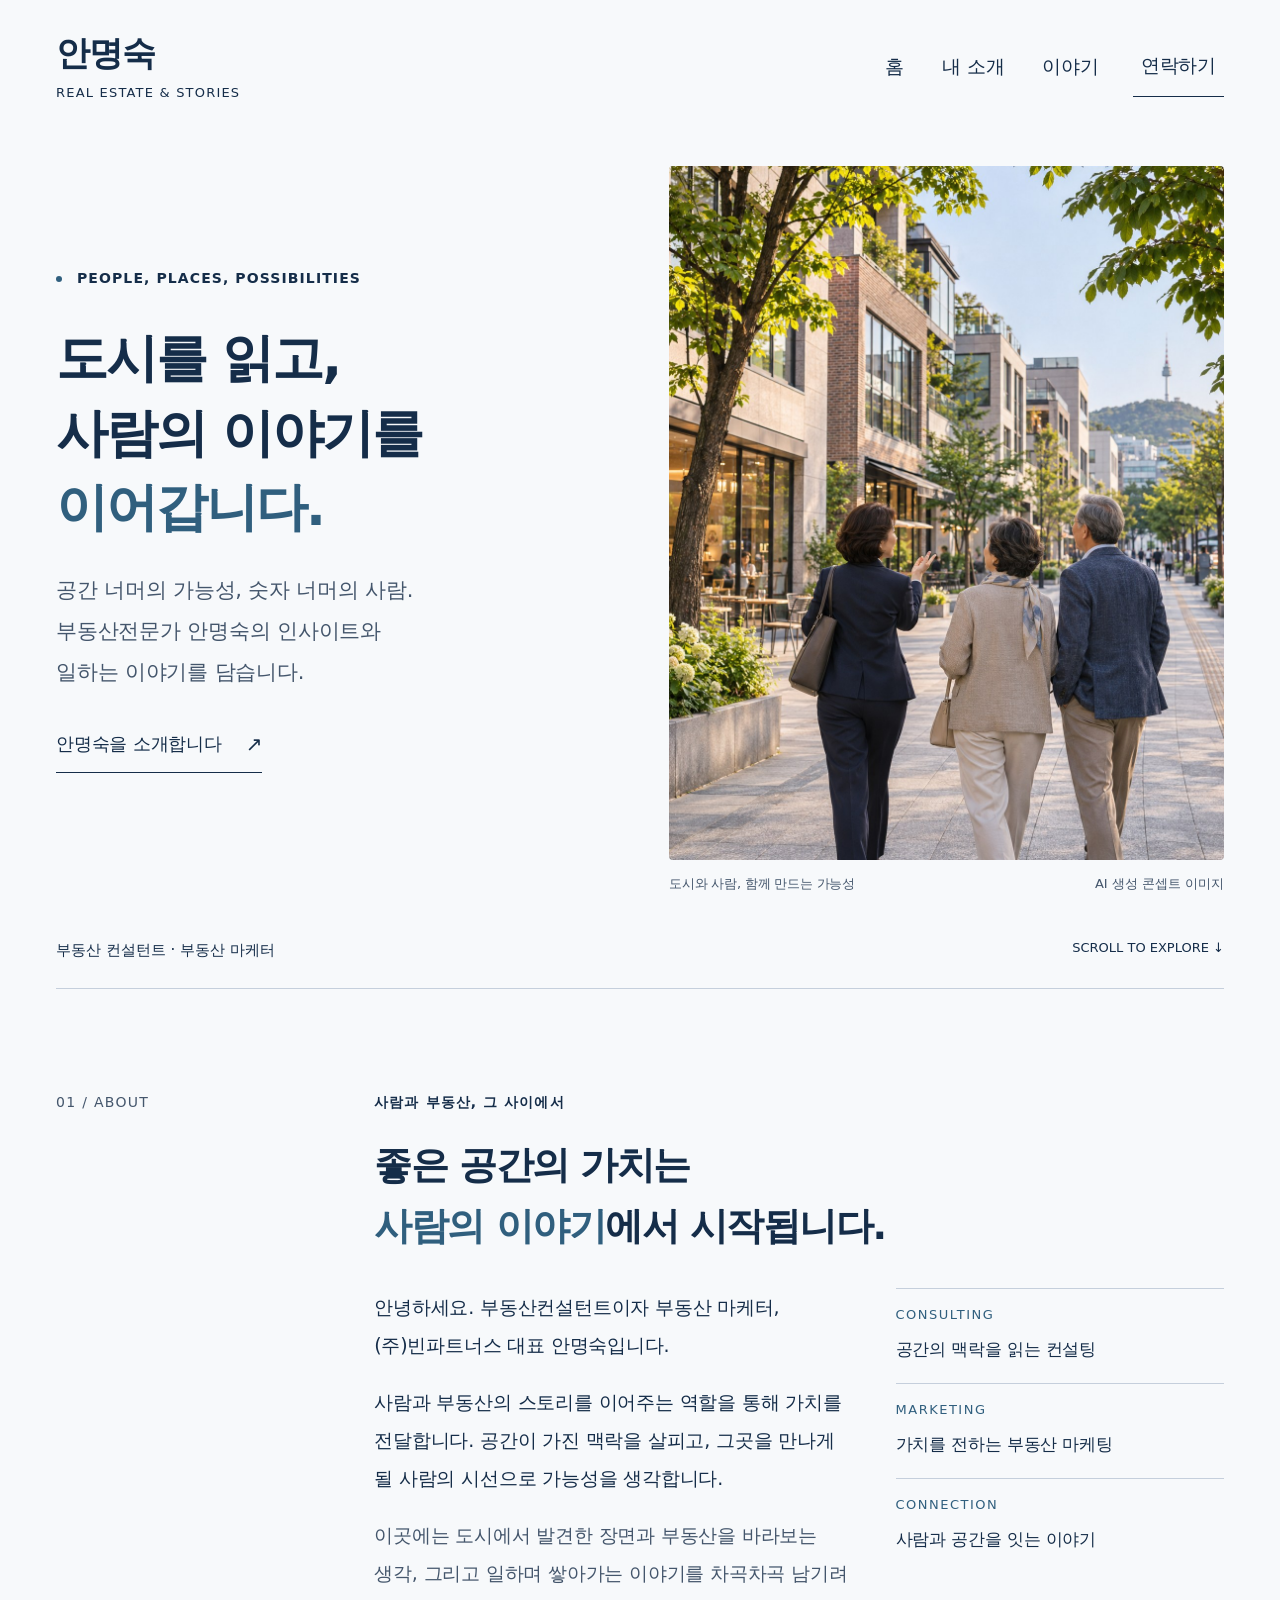
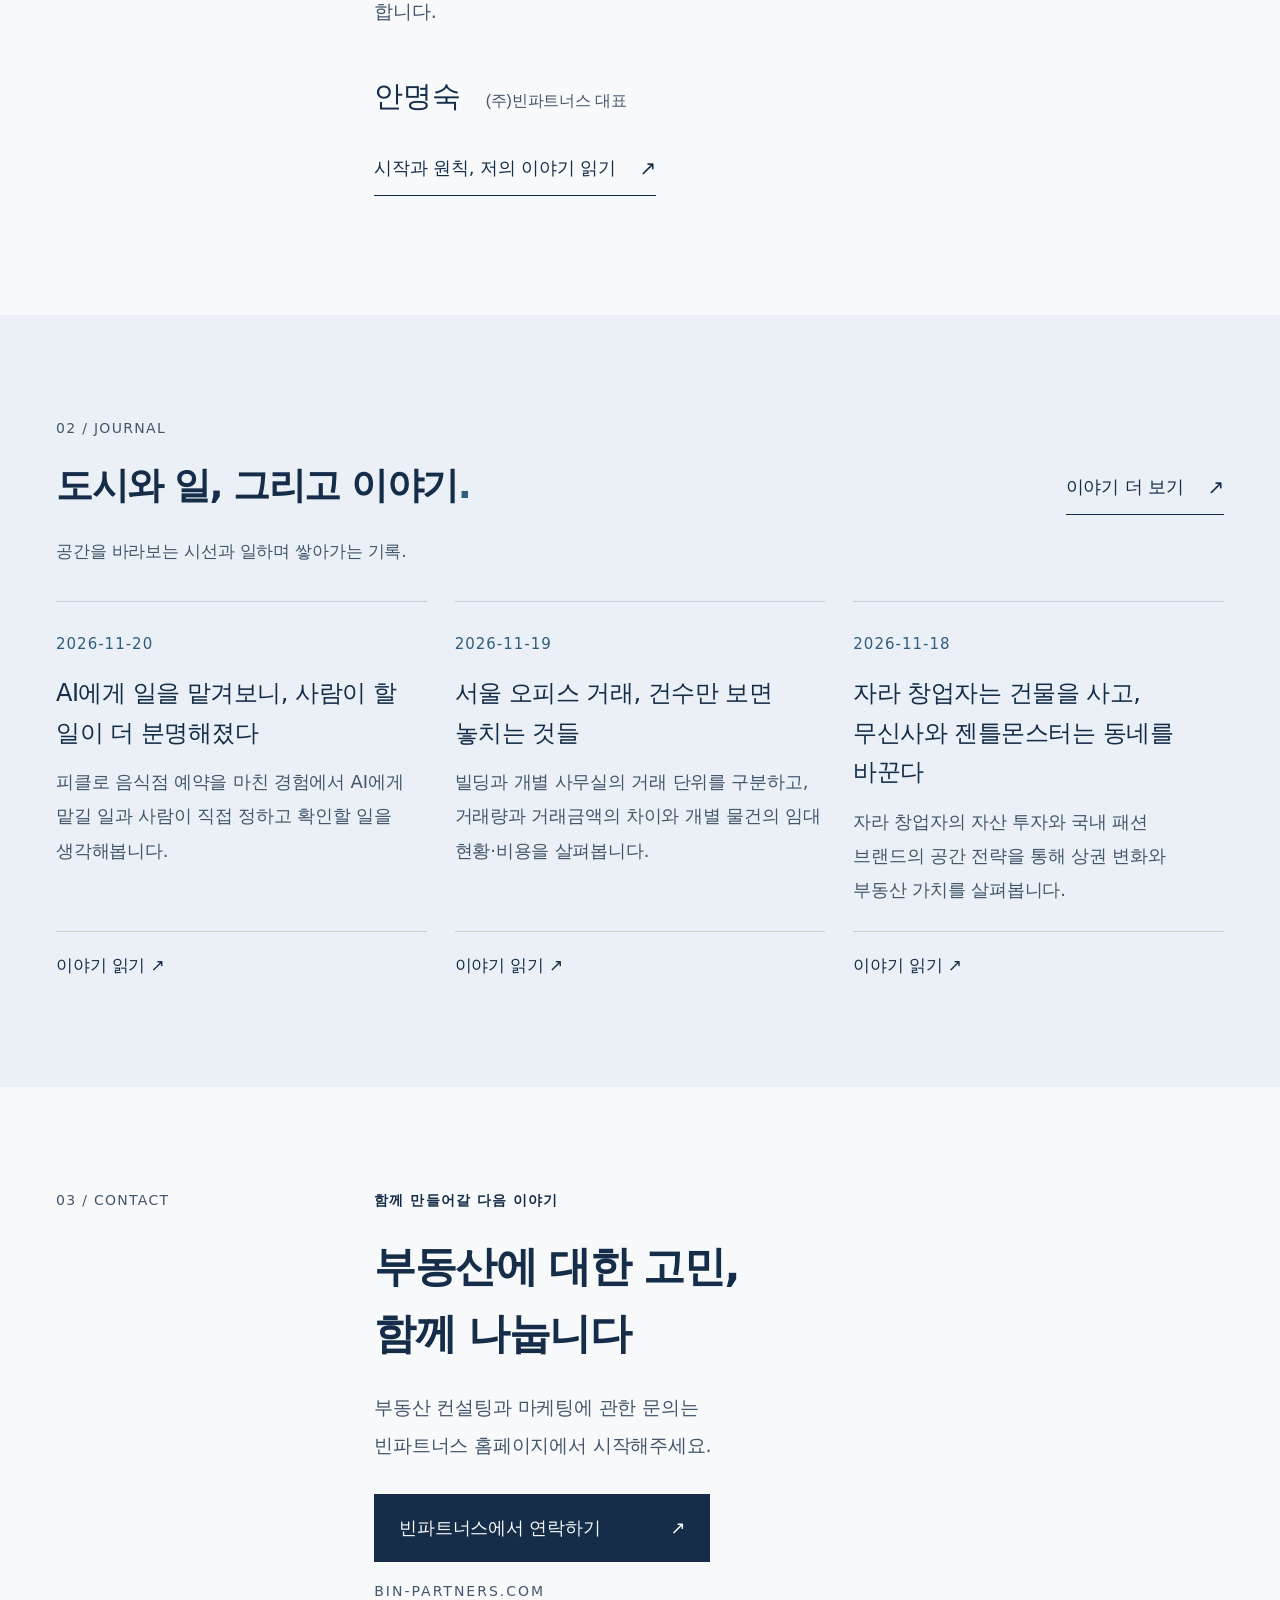
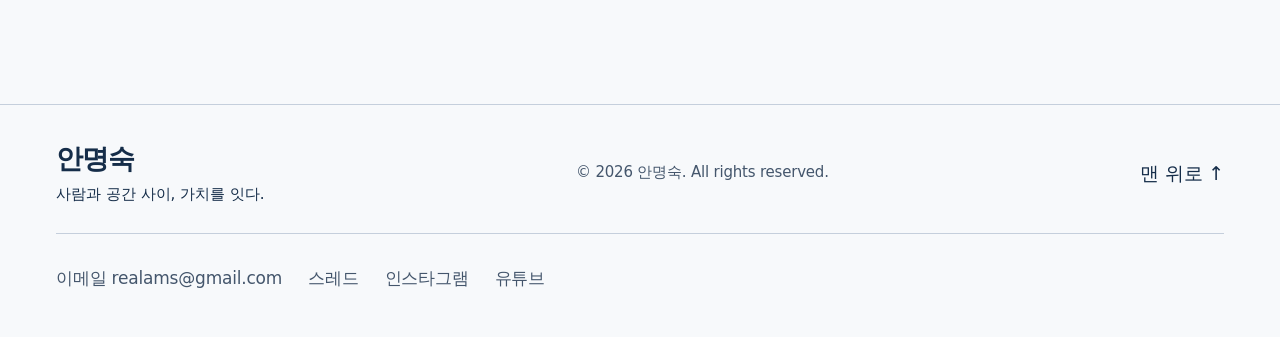
<file: index.html>
<!doctype html>
<html lang="ko">
<head>
  <meta charset="utf-8">
  <meta name="viewport" content="width=device-width, initial-scale=1">
  <meta name="description" content="(주)빈파트너스 대표이사 안명숙의 부동산 컨설팅·마케팅 인사이트. 사람과 공간의 이야기를 잇고 자산의 가능성을 실행할 전략으로 연결합니다.">
  <meta name="theme-color" content="#f4f0e9">
  <title>안명숙 | 부동산 컨설팅·마케팅, 사람과 공간 사이</title>
  <link rel="stylesheet" href="styles.css">
  <script src="script.js" defer></script>
<link rel="canonical" href="https://subinpartners.github.io/an-myungsook-website/">
<script type="application/ld+json">{"@context":"https://schema.org","@type":"WebSite","name":"안명숙 — 사람과 공간 사이","url":"https://subinpartners.github.io/an-myungsook-website/","about":{"@type":"Person","@id":"https://subinpartners.github.io/an-myungsook-website/#person","name":"안명숙","url":"https://subinpartners.github.io/an-myungsook-website/about.html","jobTitle":"부동산컨설턴트 · 부동산 마케터","worksFor":{"@type":"Organization","name":"(주)빈파트너스","url":"https://bin-partners.com"},"sameAs":["https://www.threads.net/@anmyungsook","https://www.instagram.com/anmyungsook/","https://www.youtube.com/@RealestateBroadcastingSystem"]},"inLanguage":"ko"}</script>
<meta name="google-site-verification" content="Ylb9SW1oJ97iEDNj-5lR_IoSaZ2RMV7LyUWL3eBM-fE" />
<link rel="stylesheet" href="readability.css?v=20261111">
</head>
<body>
  <a class="skip" href="#main">본문으로 건너뛰기</a>
  <header class="header wrap">
    <a class="brand" href="#home" aria-label="안명숙 홈">안명숙<span>REAL ESTATE & STORIES</span></a>
    <button class="menu" aria-expanded="false" aria-controls="navigation">메뉴 <span aria-hidden="true">＋</span></button>
    <nav id="navigation" aria-label="주 메뉴"><a href="#home">홈</a><a href="about.html">내 소개</a><a href="story/">이야기</a><a class="nav-contact" href="#contact">연락하기 <span aria-hidden="true">↗</span></a></nav>
  </header>
  <main id="main">
    <section class="hero wrap" id="home" aria-labelledby="hero-title">
      <div class="hero-copy"><p class="eyebrow"><span></span> PEOPLE, PLACES, POSSIBILITIES</p><h1 id="hero-title">도시를 읽고,<br>사람의 이야기를<br><em>이어갑니다.</em></h1><p class="intro">공간 너머의 가능성, 숫자 너머의 사람.<br>부동산전문가 안명숙의 인사이트와<br>일하는 이야기를 담습니다.</p><a class="text-link" href="about.html">안명숙을 소개합니다 <span aria-hidden="true">↗</span></a></div>
      <div class="city-frame"><img src="city-people.jpg" alt="나무가 있는 도심 보행로에서 함께 건물을 바라보며 걷는 중장년층 사람들" width="680" height="780"><div class="image-caption"><span>도시와 사람, 함께 만드는 가능성</span><span>AI 생성 콘셉트 이미지</span></div><span class="vertical-note" aria-hidden="true">A CITY IS MADE OF STORIES.</span></div>
      <div class="hero-bottom"><span>부동산 컨설턴트 · 부동산 마케터</span><a href="#about">SCROLL TO EXPLORE ↓</a></div>
    </section>
    <section class="about section wrap" id="about" aria-labelledby="about-title"><div class="section-label">01 / ABOUT</div><div class="about-content"><p class="eyebrow">사람과 부동산, 그 사이에서</p><h2 id="about-title">좋은 공간의 가치는<br><em>사람의 이야기</em>에서 시작됩니다.</h2><div class="about-grid"><div><p>안녕하세요. 부동산컨설턴트이자 부동산 마케터,<br>(주)빈파트너스 대표 안명숙입니다.</p><p>사람과 부동산의 스토리를 이어주는 역할을 통해 가치를 전달합니다. 공간이 가진 맥락을 살피고, 그곳을 만나게 될 사람의 시선으로 가능성을 생각합니다.</p><p class="muted">이곳에는 도시에서 발견한 장면과 부동산을 바라보는 생각, 그리고 일하며 쌓아가는 이야기를 차곡차곡 남기려 합니다.</p></div><dl><div><dt>CONSULTING</dt><dd>공간의 맥락을 읽는 컨설팅</dd></div><div><dt>MARKETING</dt><dd>가치를 전하는 부동산 마케팅</dd></div><div><dt>CONNECTION</dt><dd>사람과 공간을 잇는 이야기</dd></div></dl></div><div class="signature">안명숙 <span>(주)빈파트너스 대표</span></div><p style="margin-top:24px"><a class="text-link" href="about.html">시작과 원칙, 저의 이야기 읽기 <span aria-hidden="true">↗</span></a></p></div></section>
    <section class="stories section" id="stories" aria-labelledby="stories-title"><div class="wrap"><div class="section-heading"><div><p class="section-label">02 / JOURNAL</p><h2 id="stories-title">도시와 일, 그리고 이야기<span class="dot">.</span></h2></div><a class="text-link" href="story/">이야기 더 보기 <span aria-hidden="true">↗</span></a></div><p class="muted story-note">공간을 바라보는 시선과 일하며 쌓아가는 기록.</p><div class="story-grid" id="latest-posts" aria-live="polite"><p class="muted">이야기를 불러오고 있습니다.</p></div></div></section>
    <section class="contact section wrap" id="contact" aria-labelledby="contact-title"><p class="section-label">03 / CONTACT</p><div><p class="eyebrow">함께 만들어갈 다음 이야기</p><h2 id="contact-title">부동산에 대한 고민,<br>함께 나눕니다</h2><p>부동산 컨설팅과 마케팅에 관한 문의는<br>빈파트너스 홈페이지에서 시작해주세요.</p><a class="contact-button" href="https://bin-partners.com" target="_blank" rel="noopener noreferrer">빈파트너스에서 연락하기 <span aria-hidden="true">↗</span></a><span class="domain">BIN-PARTNERS.COM</span></div></section>
  </main>
  <footer class="footer wrap"><a class="brand" href="#home">안명숙<span>사람과 공간 사이, 가치를 잇다.</span></a><p>© <span id="year">2026</span> 안명숙. All rights reserved.</p><a href="#home">맨 위로 ↑</a></footer>
</body>
</html>
</file>
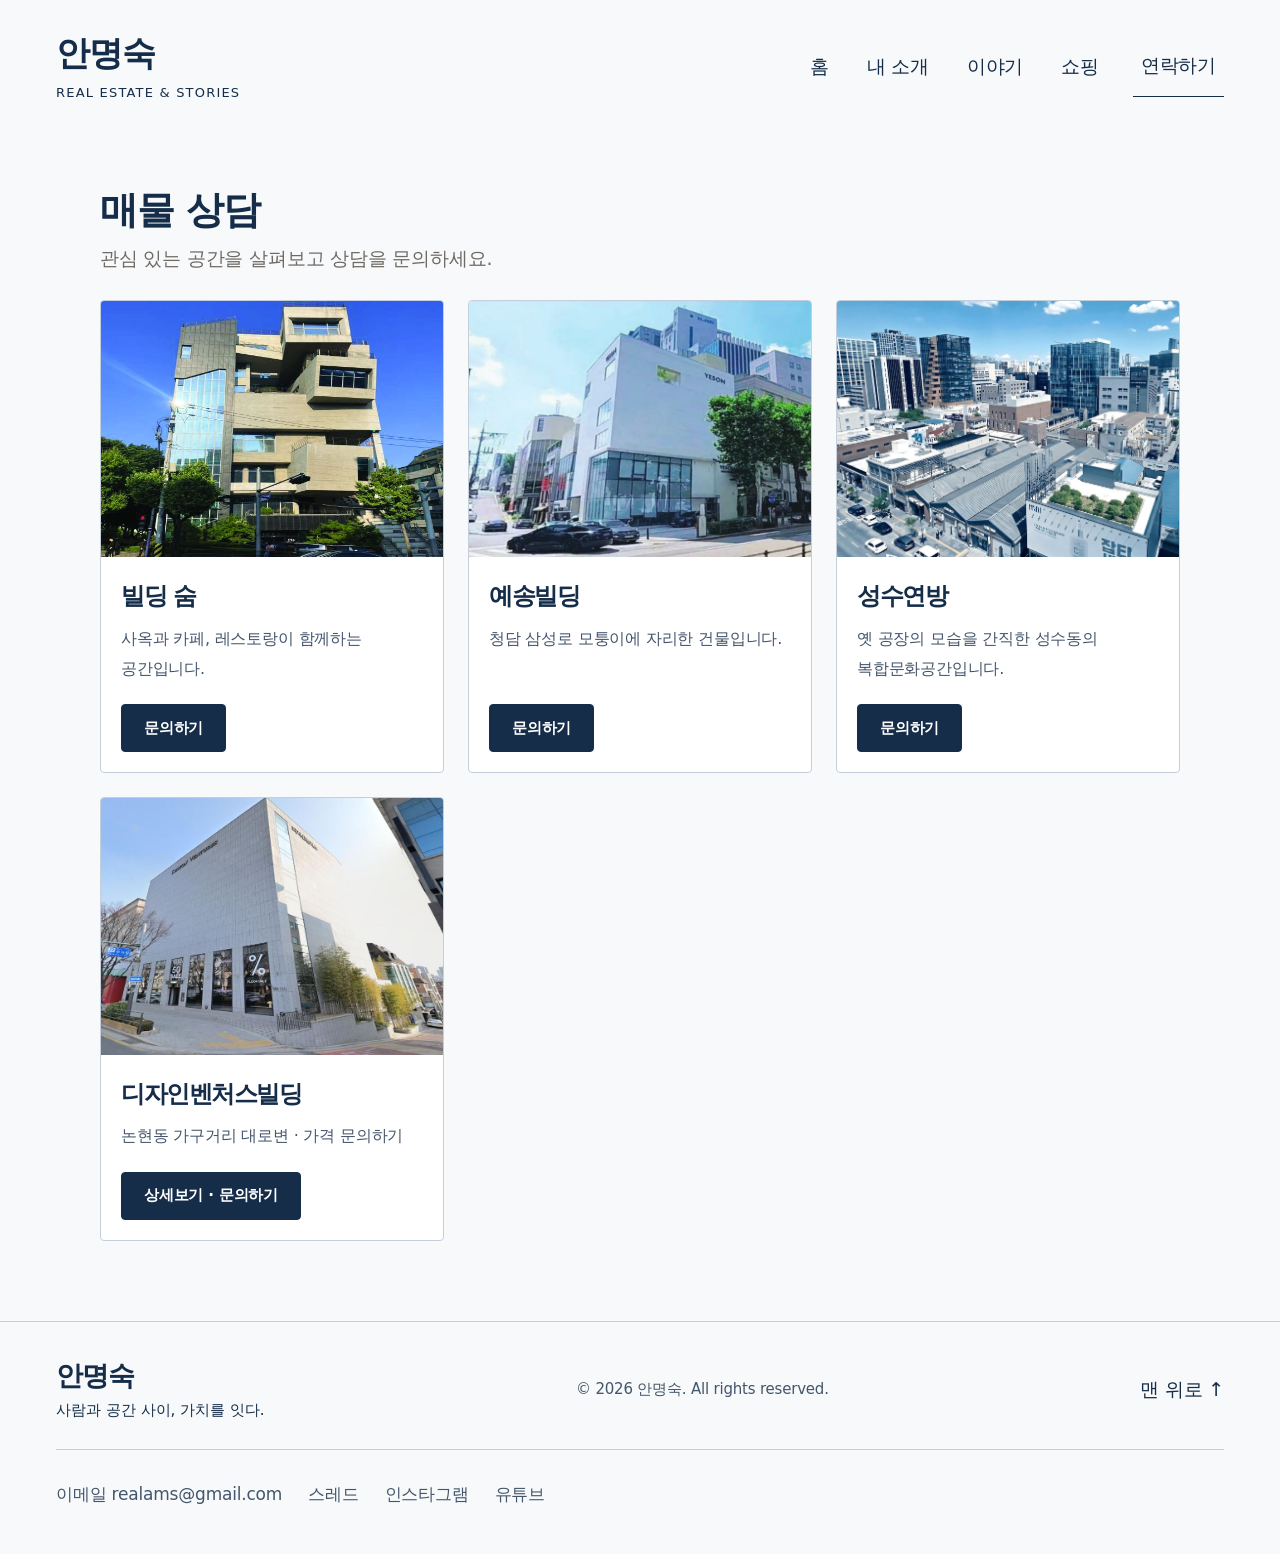
<file: shop/index.html>
<!doctype html>
<html lang="ko">
<head>
  <meta charset="utf-8">
  <meta name="viewport" content="width=device-width, initial-scale=1">
  <title>매물 상담 | 안명숙</title>
  <link rel="stylesheet" href="../styles.css">
  <link rel="stylesheet" href="../readability.css?v=20261111">
  <link rel="stylesheet" href="shop.css">
  <style>
    .property-grid { display: grid; grid-template-columns: repeat(3, minmax(0, 1fr)); gap: 24px; }
    .property-card { display: flex; flex-direction: column; overflow: hidden; background: #fff; border: 1px solid var(--line); border-radius: 4px; }
    .property-card img { display: block; width: 100%; height: auto; aspect-ratio: 4 / 3; object-fit: cover; }
    .property-card-content { display: flex; flex: 1; flex-direction: column; align-items: flex-start; padding: 20px; }
    .property-card h2 { margin: 0; font-size: 24px; }
    .property-card p { margin: 8px 0 20px; color: var(--muted); font-size: 16px; }
    .property-card .sk-btn { margin-top: auto; background: var(--ink); border-color: var(--ink); border-radius: 4px; font-family: inherit; }
    @media (max-width: 760px) { .property-grid { grid-template-columns: 1fr; } }
  </style>
</head>
<body id="top">
  <a class="skip" href="#main">본문으로 건너뛰기</a>
  <header class="header wrap">
    <a class="brand" href="../index.html" aria-label="안명숙 홈">안명숙<span>REAL ESTATE & STORIES</span></a>
    <button class="menu" type="button" aria-expanded="false" aria-controls="navigation">메뉴 <span aria-hidden="true">＋</span></button>
    <nav id="navigation" aria-label="주 메뉴"><a href="../index.html">홈</a><a href="../about.html">내 소개</a><a href="../story/">이야기</a><a href="./" aria-current="page">쇼핑</a><a class="nav-contact" href="../contact.html">연락하기</a></nav>
  </header>
  <main id="main">
    <div class="sk-wrap">
      <div class="sk-head"><div><h1>매물 상담</h1><p>관심 있는 공간을 살펴보고 상담을 문의하세요.</p></div></div>
      <div class="property-grid">
        <article class="property-card">
          <img src="images/soom.jpg" width="628" height="502" alt="빌딩 숨 외관">
          <div class="property-card-content">
            <h2>빌딩 숨</h2>
            <p>사옥과 카페, 레스토랑이 함께하는 공간입니다.</p>
            <a class="sk-btn" href="mailto:realams@gmail.com?subject=빌딩%20숨%20매물%20문의" aria-label="빌딩 숨 문의하기">문의하기</a>
          </div>
        </article>
        <article class="property-card">
          <img src="images/yesong.jpg" width="964" height="782" alt="예송빌딩 외관">
          <div class="property-card-content">
            <h2>예송빌딩</h2>
            <p>청담 삼성로 모퉁이에 자리한 건물입니다.</p>
            <a class="sk-btn" href="mailto:realams@gmail.com?subject=예송빌딩%20매물%20문의" aria-label="예송빌딩 문의하기">문의하기</a>
          </div>
        </article>
        <article class="property-card">
          <img src="images/seongsu.jpg" width="1536" height="1045" alt="성수연방과 주변 전경">
          <div class="property-card-content">
            <h2>성수연방</h2>
            <p>옛 공장의 모습을 간직한 성수동의 복합문화공간입니다.</p>
            <a class="sk-btn" href="mailto:realams@gmail.com?subject=성수연방%20매물%20문의" aria-label="성수연방 문의하기">문의하기</a>
          </div>
        </article>
<article class='property-card'><img src='images/designventures/image1.jpg' alt='디자인벤처스빌딩'><div class='property-card-content'><h2>디자인벤처스빌딩</h2><p>논현동 가구거리 대로변 · 가격 문의하기</p><a class='sk-btn' href='product.html?id=designventures'>상세보기 · 문의하기</a></div></article>
      </div>
    </div>
  </main>
  <footer class="footer wrap"><a class="brand" href="../index.html">안명숙<span>사람과 공간 사이, 가치를 잇다.</span></a><p>© <span id="year">2026</span> 안명숙. All rights reserved.</p><a href="#top">맨 위로 ↑</a></footer>
  <script src="../script.js" defer></script>
</body>
</html>
</file>
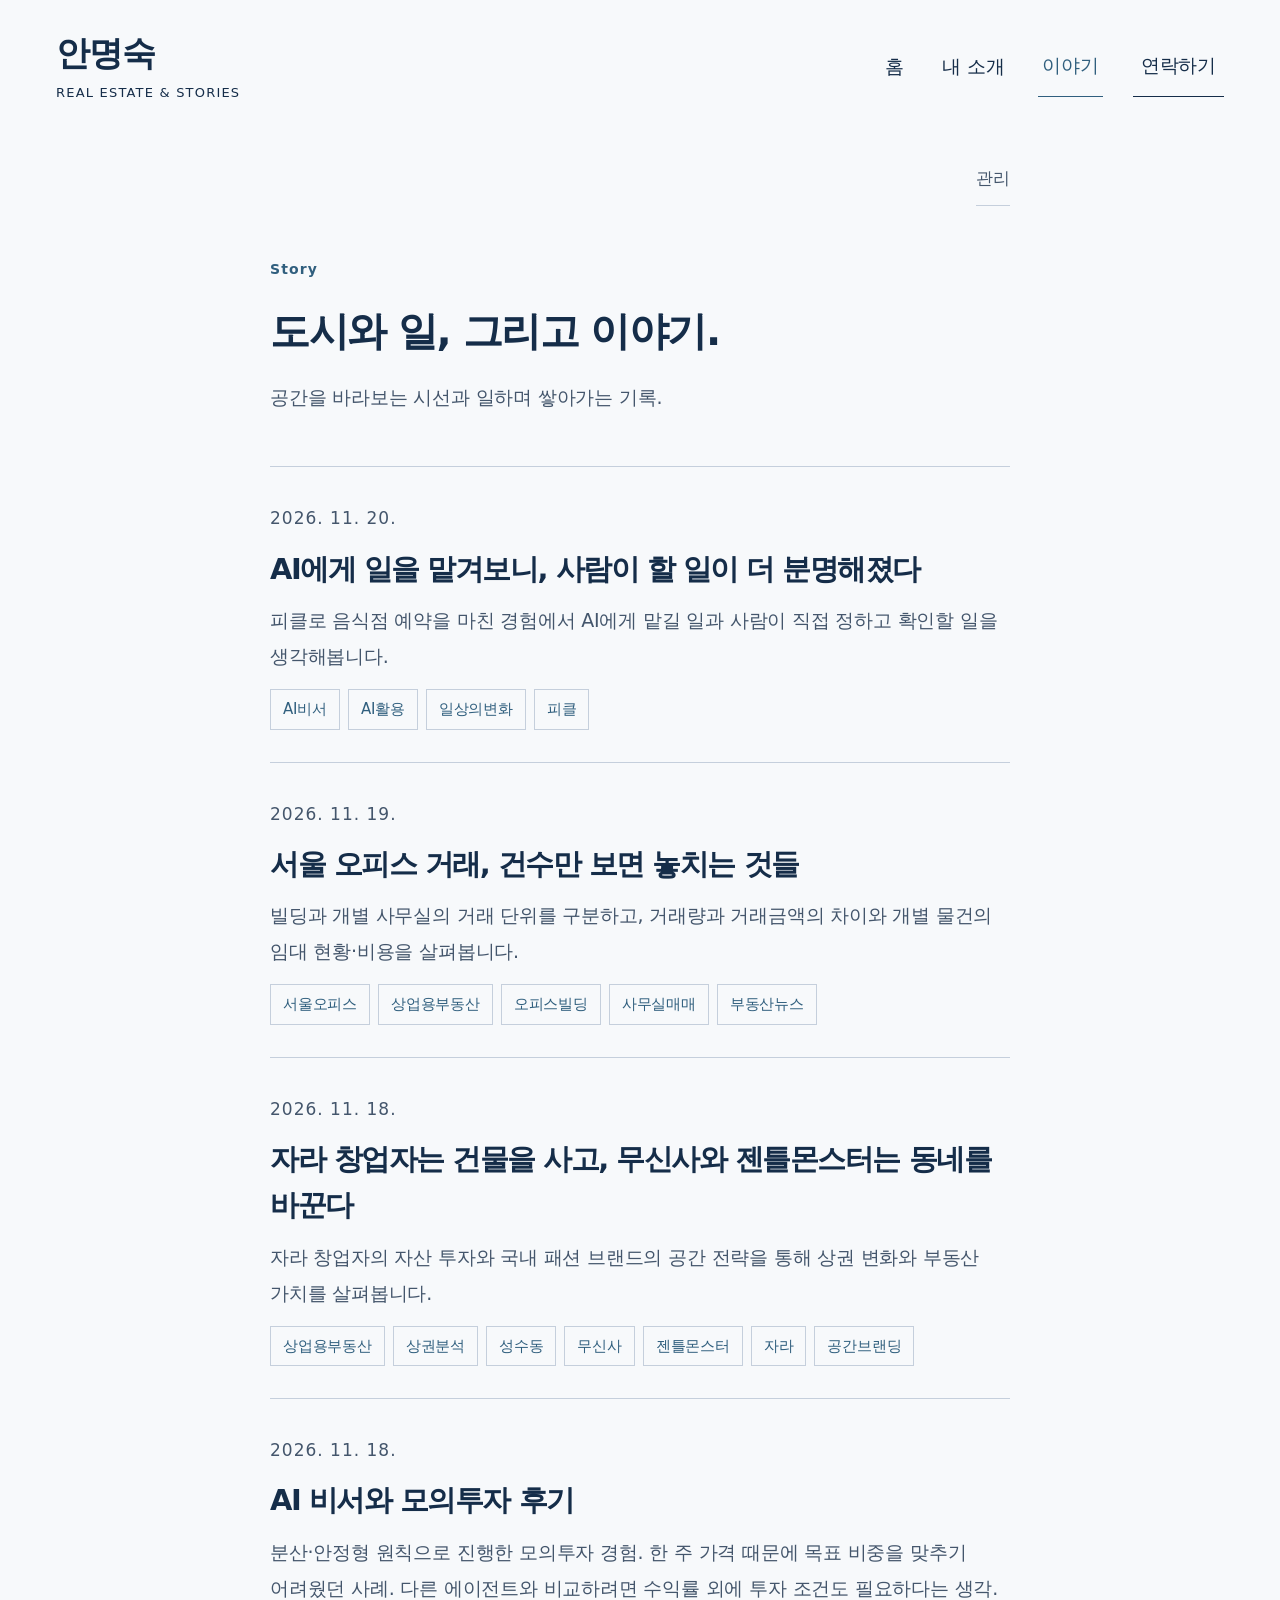
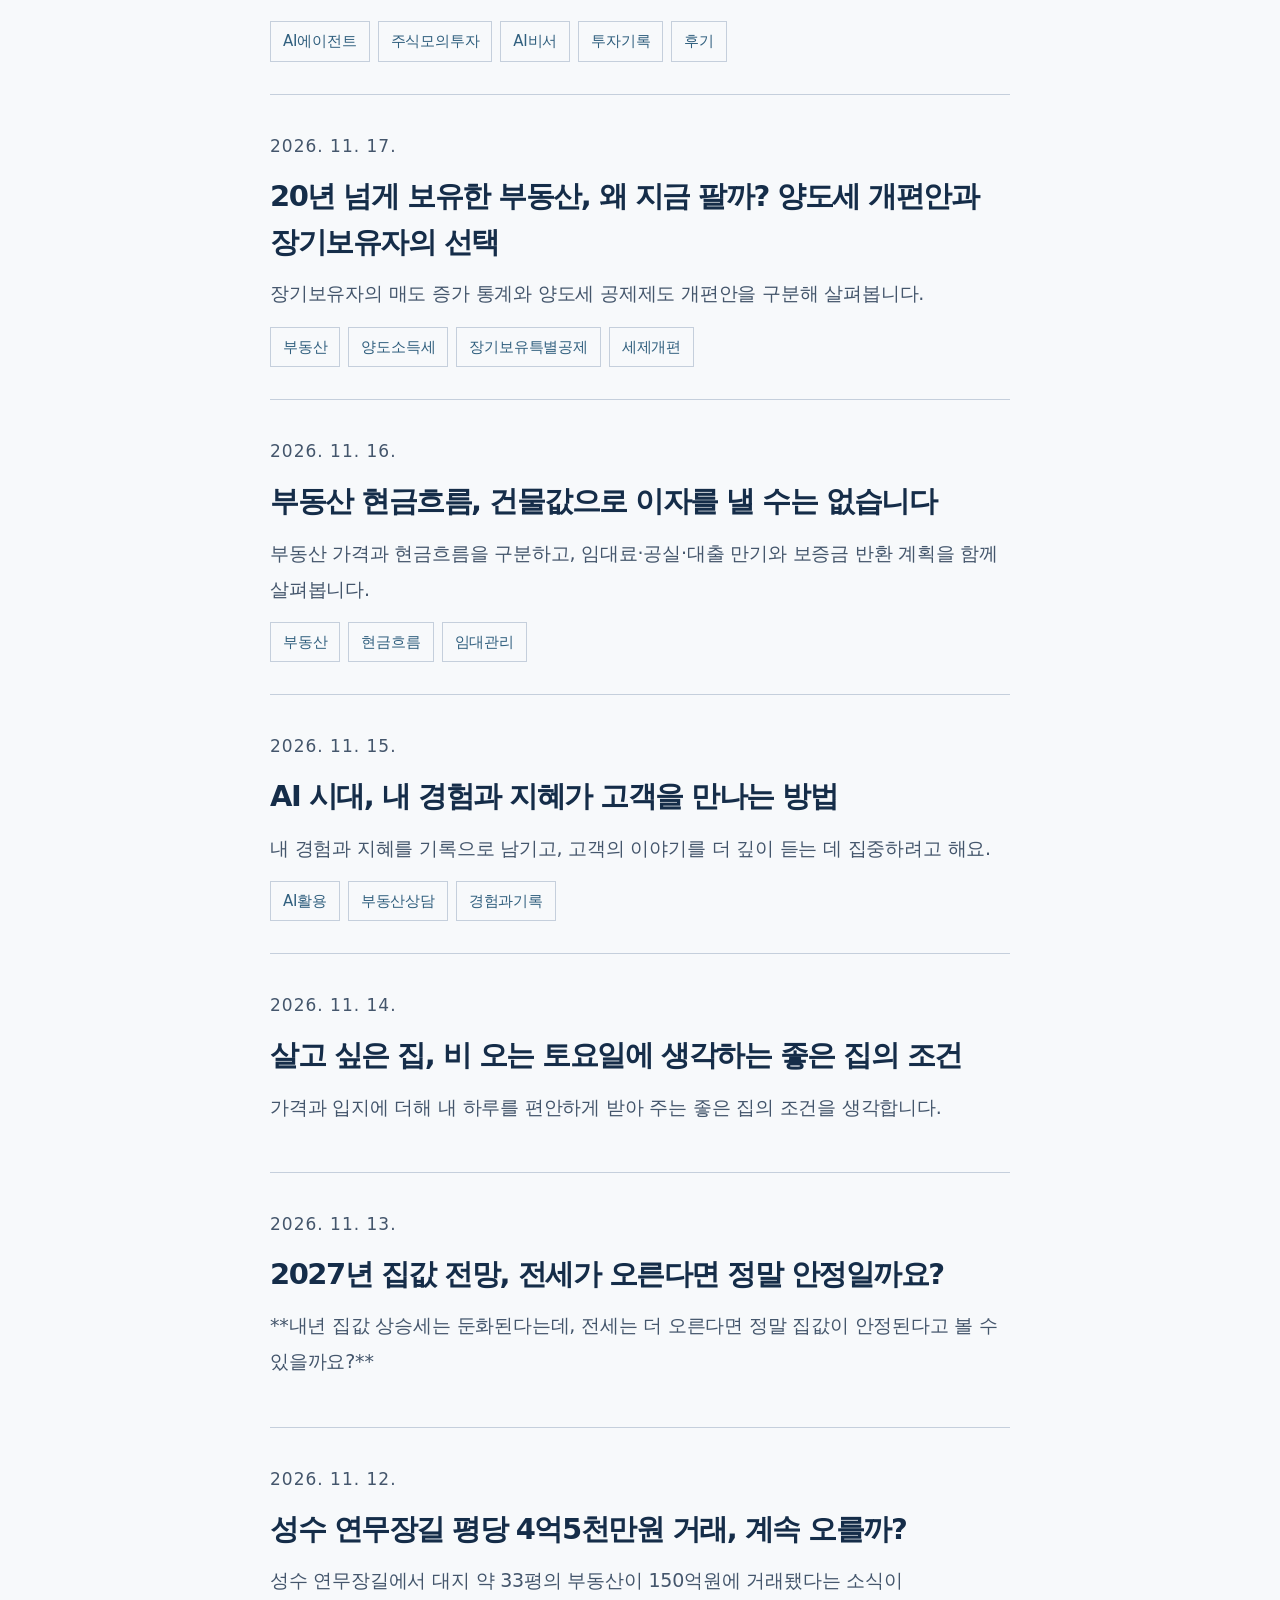
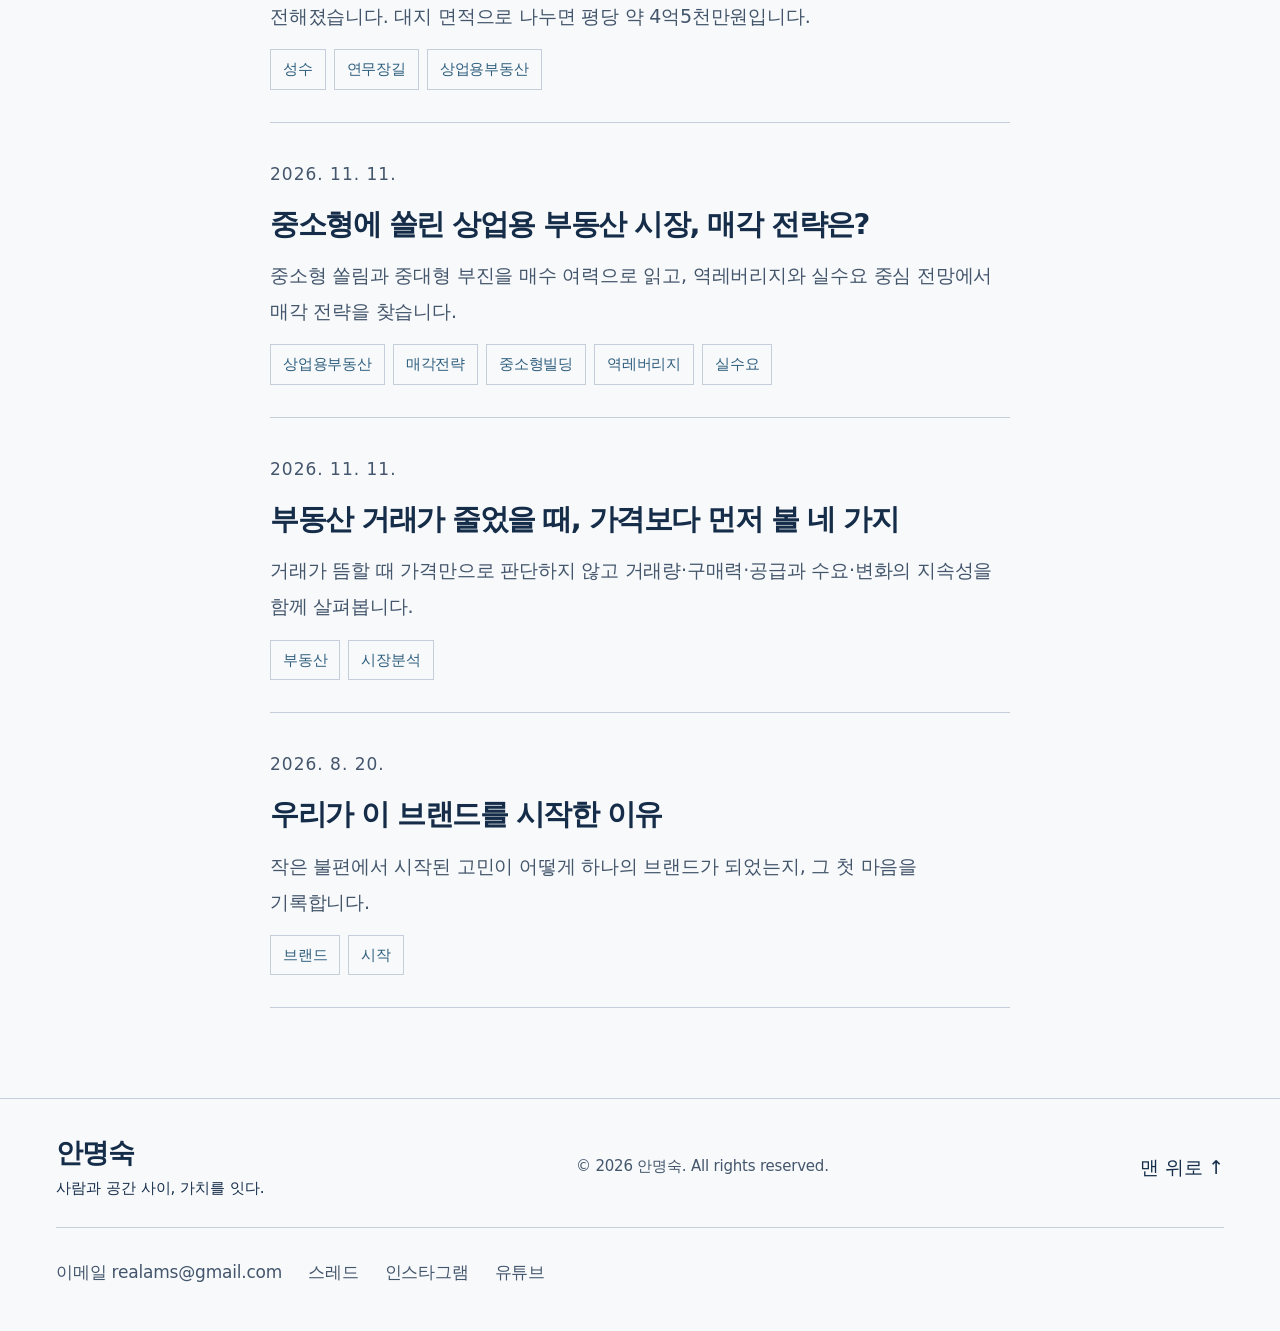
<file: story/index.html>
<!DOCTYPE html>
<html lang="ko">
<head>
<meta charset="UTF-8">
<meta name="viewport" content="width=device-width, initial-scale=1">
<title>이야기 | 안명숙의 부동산 인사이트와 일하는 기록</title>
<meta name="description" content="안명숙의 부동산 시장 인사이트와 공간을 바라보는 시선, 일하는 이야기를 읽어보세요. 게시일별 글과 상세 내용을 안내합니다.">
<meta name="theme-color" content="#f4f0e9">
<link rel="stylesheet" href="../styles.css">
<link rel="stylesheet" href="blog.css">
<script src="../script.js" defer></script>
<link rel="canonical" href="https://subinpartners.github.io/an-myungsook-website/story/">
<script type="application/ld+json">{"@context":"https://schema.org","@type":"Blog","name":"안명숙의 이야기","url":"https://subinpartners.github.io/an-myungsook-website/story/","inLanguage":"ko"}</script>
<meta name="google-site-verification" content="Ylb9SW1oJ97iEDNj-5lR_IoSaZ2RMV7LyUWL3eBM-fE" />
<link rel="stylesheet" href="../readability.css?v=20261111">
</head>

<body id="top">
<a class="skip" href="#main">본문으로 건너뛰기</a>

<header class="header wrap">
    <a class="brand" href="../index.html" aria-label="안명숙 홈">안명숙<span>REAL ESTATE & STORIES</span></a>
    <button class="menu" aria-expanded="false" aria-controls="navigation">메뉴 <span aria-hidden="true">＋</span></button>
    <nav id="navigation" aria-label="주 메뉴"><a href="../index.html">홈</a><a href="../about.html">내 소개</a><a href="./" aria-current="page">이야기</a><a class="nav-contact" href="../index.html#contact">연락하기 <span aria-hidden="true">↗</span></a></nav>
  </header>

<main class="blog-wrap" id="main">
  <header class="site">
    <span aria-hidden="true"></span>
    <a class="admin-link" href="admin.html">관리</a>
  </header>
  <section class="blog-hero">
    <p class="eyebrow">Story</p>
    <h1>도시와 일, 그리고 이야기.</h1>
    <p>공간을 바라보는 시선과 일하며 쌓아가는 기록.</p>
  </section>
  <ul class="list" id="list"><li class="card"><a href="market-four-signals-20261111.html"><time datetime="2026-11-11">2026-11-11</time><h2>부동산 거래가 줄었을 때, 가격보다 먼저 볼 네 가지</h2><p class="summary">거래가 뜸할 때 가격만으로 판단하지 않고 거래량·구매력·공급과 수요·변화의 지속성을 함께 살펴봅니다.</p></a></li><li class="card"><a href="first-story-20260829.html"><time datetime="2026-08-20">2026-08-20</time><h2>우리가 이 브랜드를 시작한 이유</h2><p class="summary">작은 불편에서 시작된 고민이 어떻게 하나의 브랜드가 되었는지, 그 첫 마음을 기록합니다.</p></a></li></ul>
</main>
<script>
(function(){
  var list = document.getElementById('list');

  function el(tag, cls, text){
    var n = document.createElement(tag);
    if (cls) n.className = cls;
    if (text != null) n.textContent = text;
    return n;
  }

  function fmtDate(s){
    var d = new Date(s + 'T00:00:00');
    if (isNaN(d)) return s || '';
    return d.getFullYear() + '. ' + (d.getMonth()+1) + '. ' + d.getDate() + '.';
  }

  function render(posts){
    if (!Array.isArray(posts) || posts.length === 0){
      var empty = el('div','empty');
      empty.appendChild(el('strong', null, '아직 올라온 글이 없습니다'));
      empty.appendChild(document.createTextNode('첫 번째 이야기를 준비하고 있어요. 곧 만나요.'));
      list.replaceWith(empty);
      return;
    }
    posts = posts.slice().sort(function(a,b){
      return String(b.date||'').localeCompare(String(a.date||''));
    });
    list.replaceChildren();
    posts.forEach(function(p){
      var li = el('li','card');
      var a = el('a');
      a.href = p.url ? String(p.url) : (["market-four-signals-20261111","first-story-20260829"].includes(p.id) ? encodeURIComponent(p.id) + '.html' : 'post.html?id=' + encodeURIComponent(p.id || ''));
      var t = el('time', null, fmtDate(p.date));
      t.setAttribute('datetime', String(p.date||''));
      a.appendChild(t);
      a.appendChild(el('h2', null, String(p.title || '(제목 없음)')));
      if (p.summary) a.appendChild(el('p','summary', String(p.summary)));
      if (Array.isArray(p.tags) && p.tags.length){
        var tags = el('div','tags');
        p.tags.forEach(function(tg){ tags.appendChild(el('span','tag', String(tg))); });
        a.appendChild(tags);
      }
      li.appendChild(a);
      list.appendChild(li);
    });
  }

  fetch('posts.json', {cache:'no-store'})
    .then(function(r){ if(!r.ok) throw new Error(r.status); return r.json(); })
    .then(render)
    .catch(function(){
      list.replaceWith(el('div','error','글 목록을 불러오지 못했습니다. 잠시 후 새로고침해 주세요.'));
    });
})();
</script>

<footer class="footer wrap"><a class="brand" href="../index.html">안명숙<span>사람과 공간 사이, 가치를 잇다.</span></a><p>© <span id="year">2026</span> 안명숙. All rights reserved.</p><a href="#top">맨 위로 ↑</a></footer>

</body>
</html>
</file>
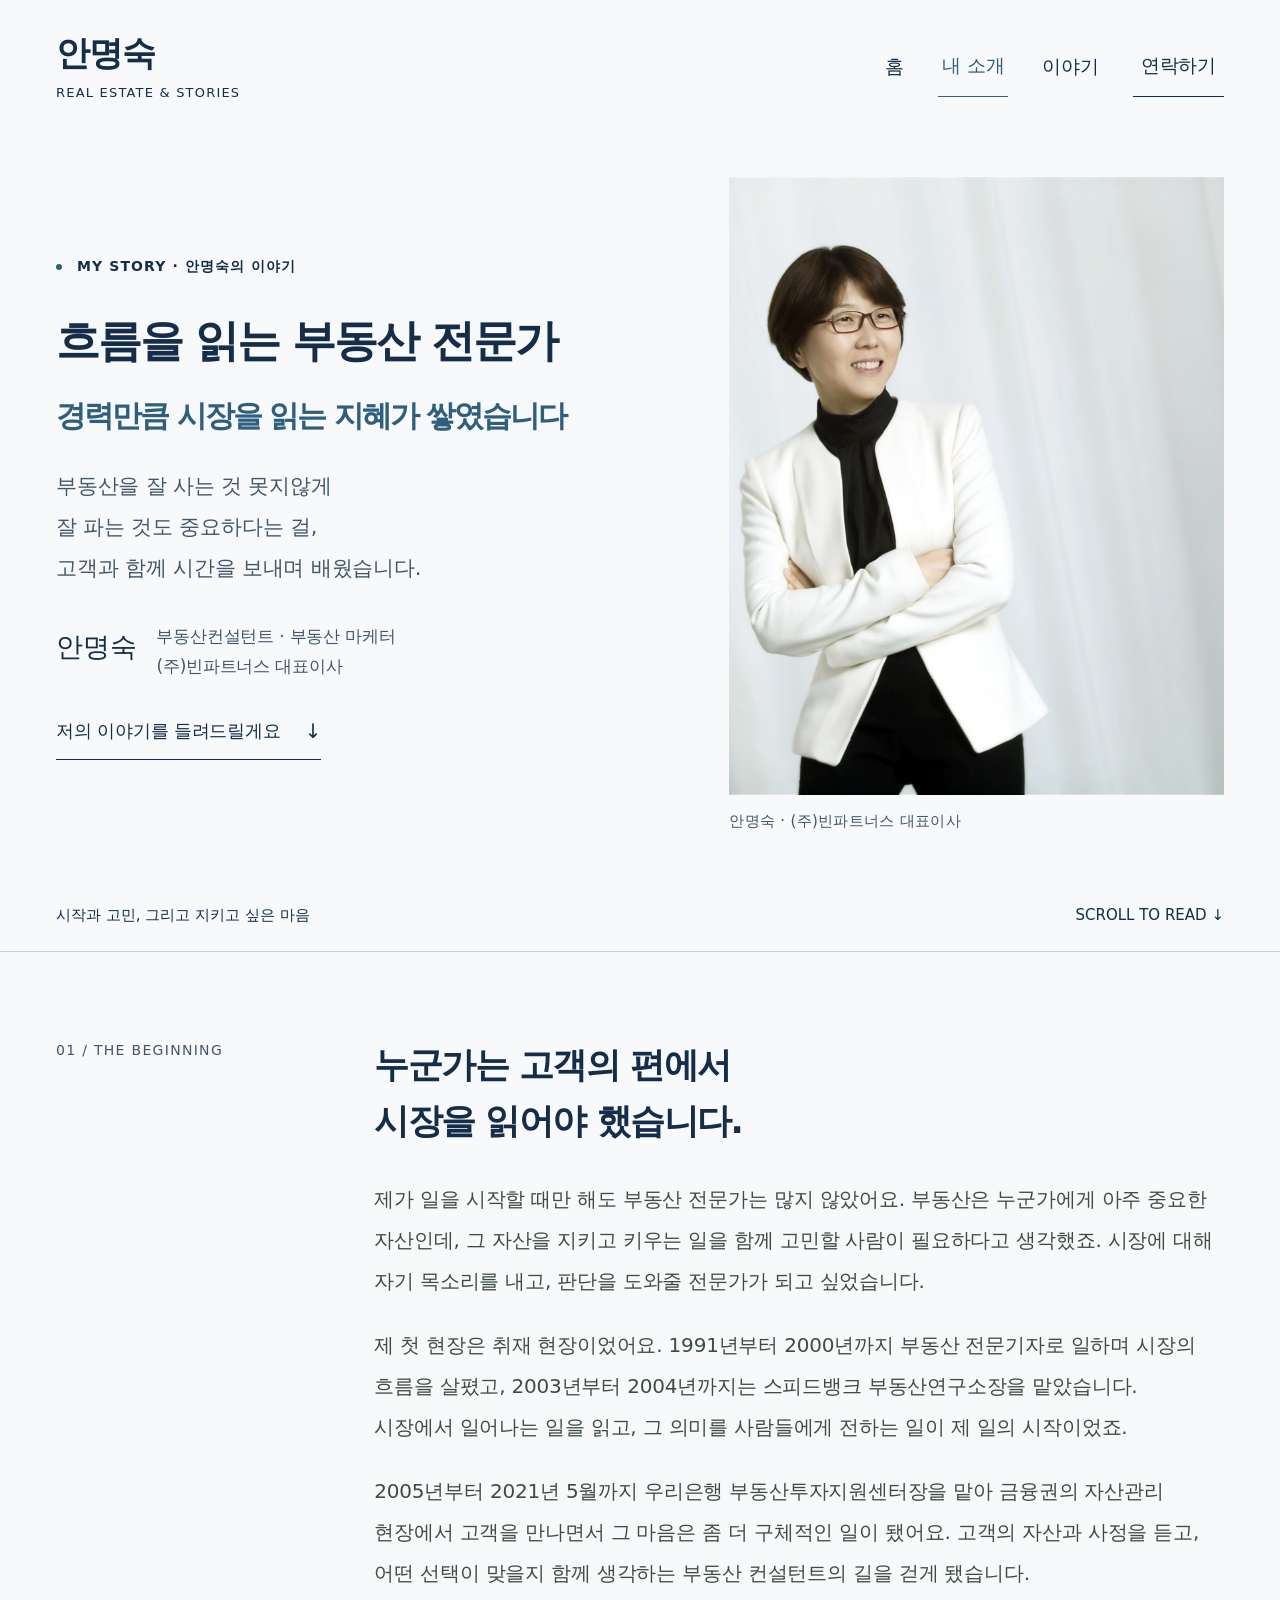
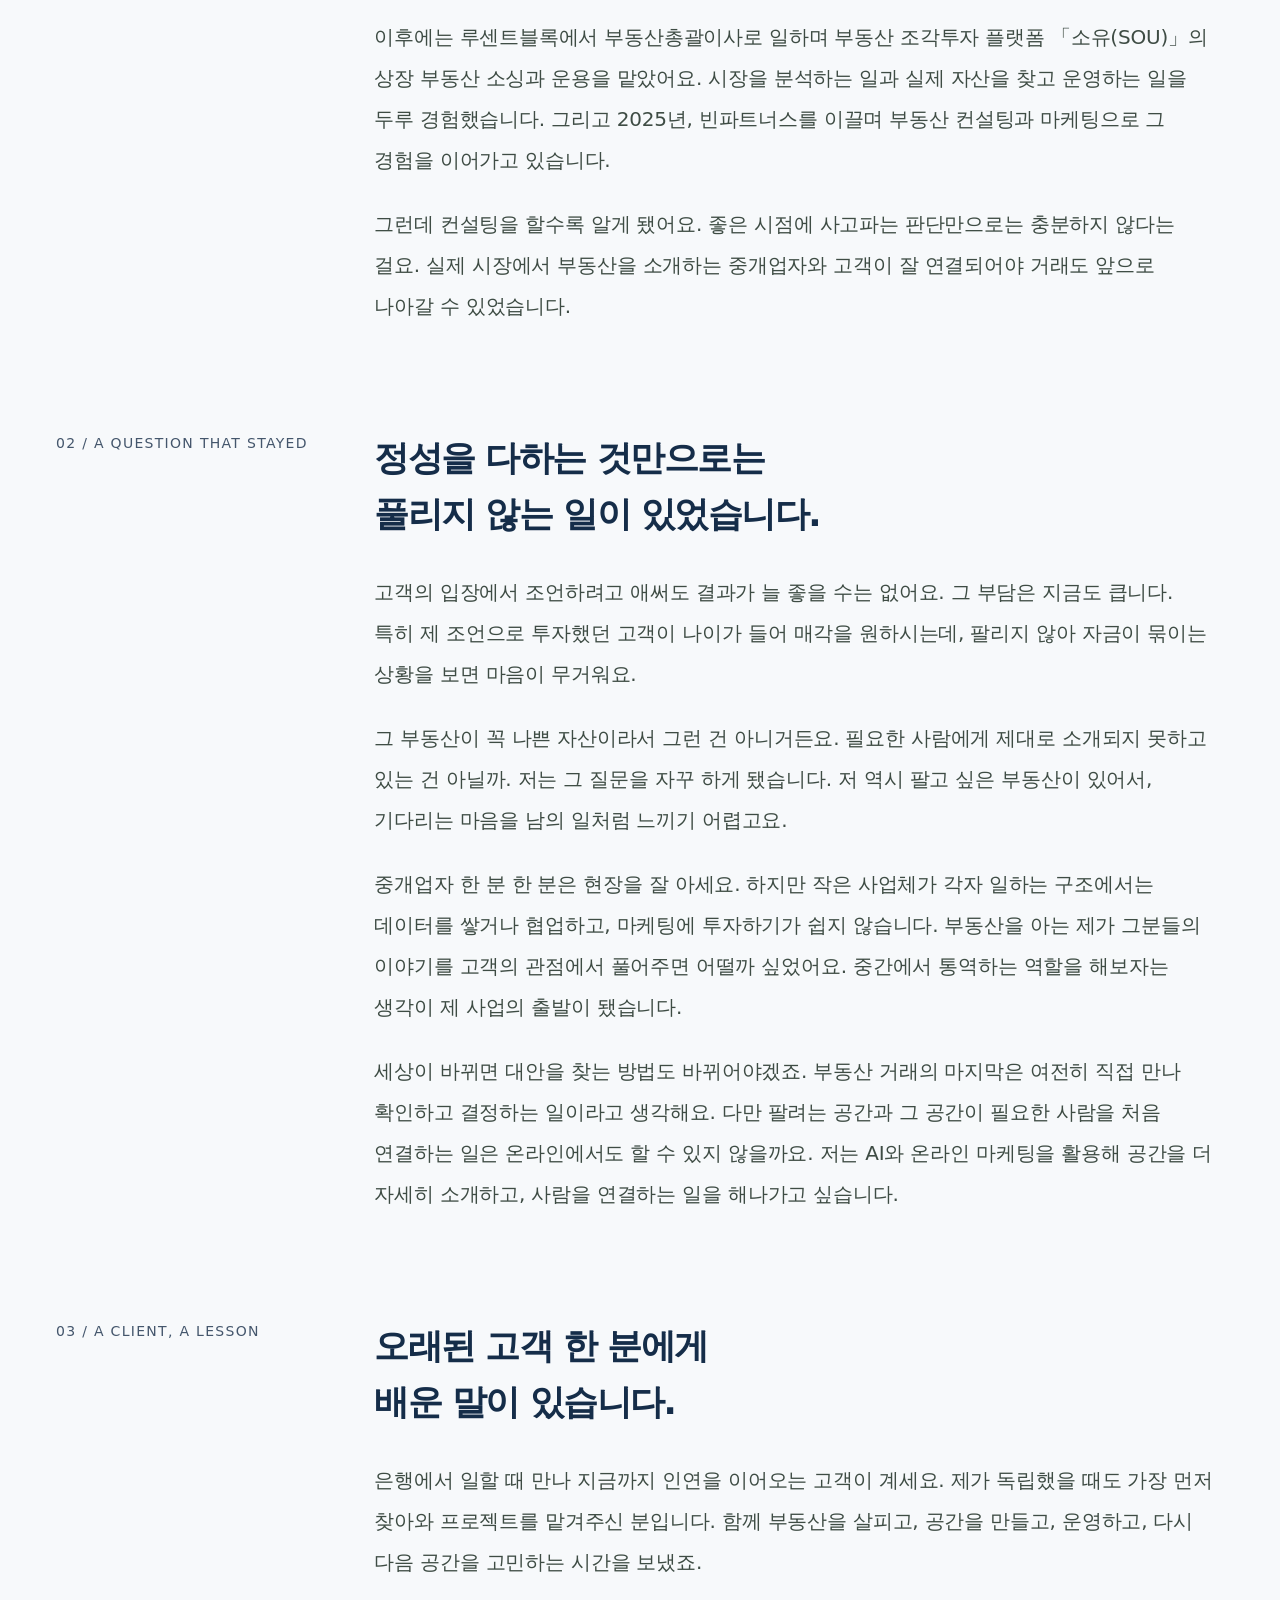
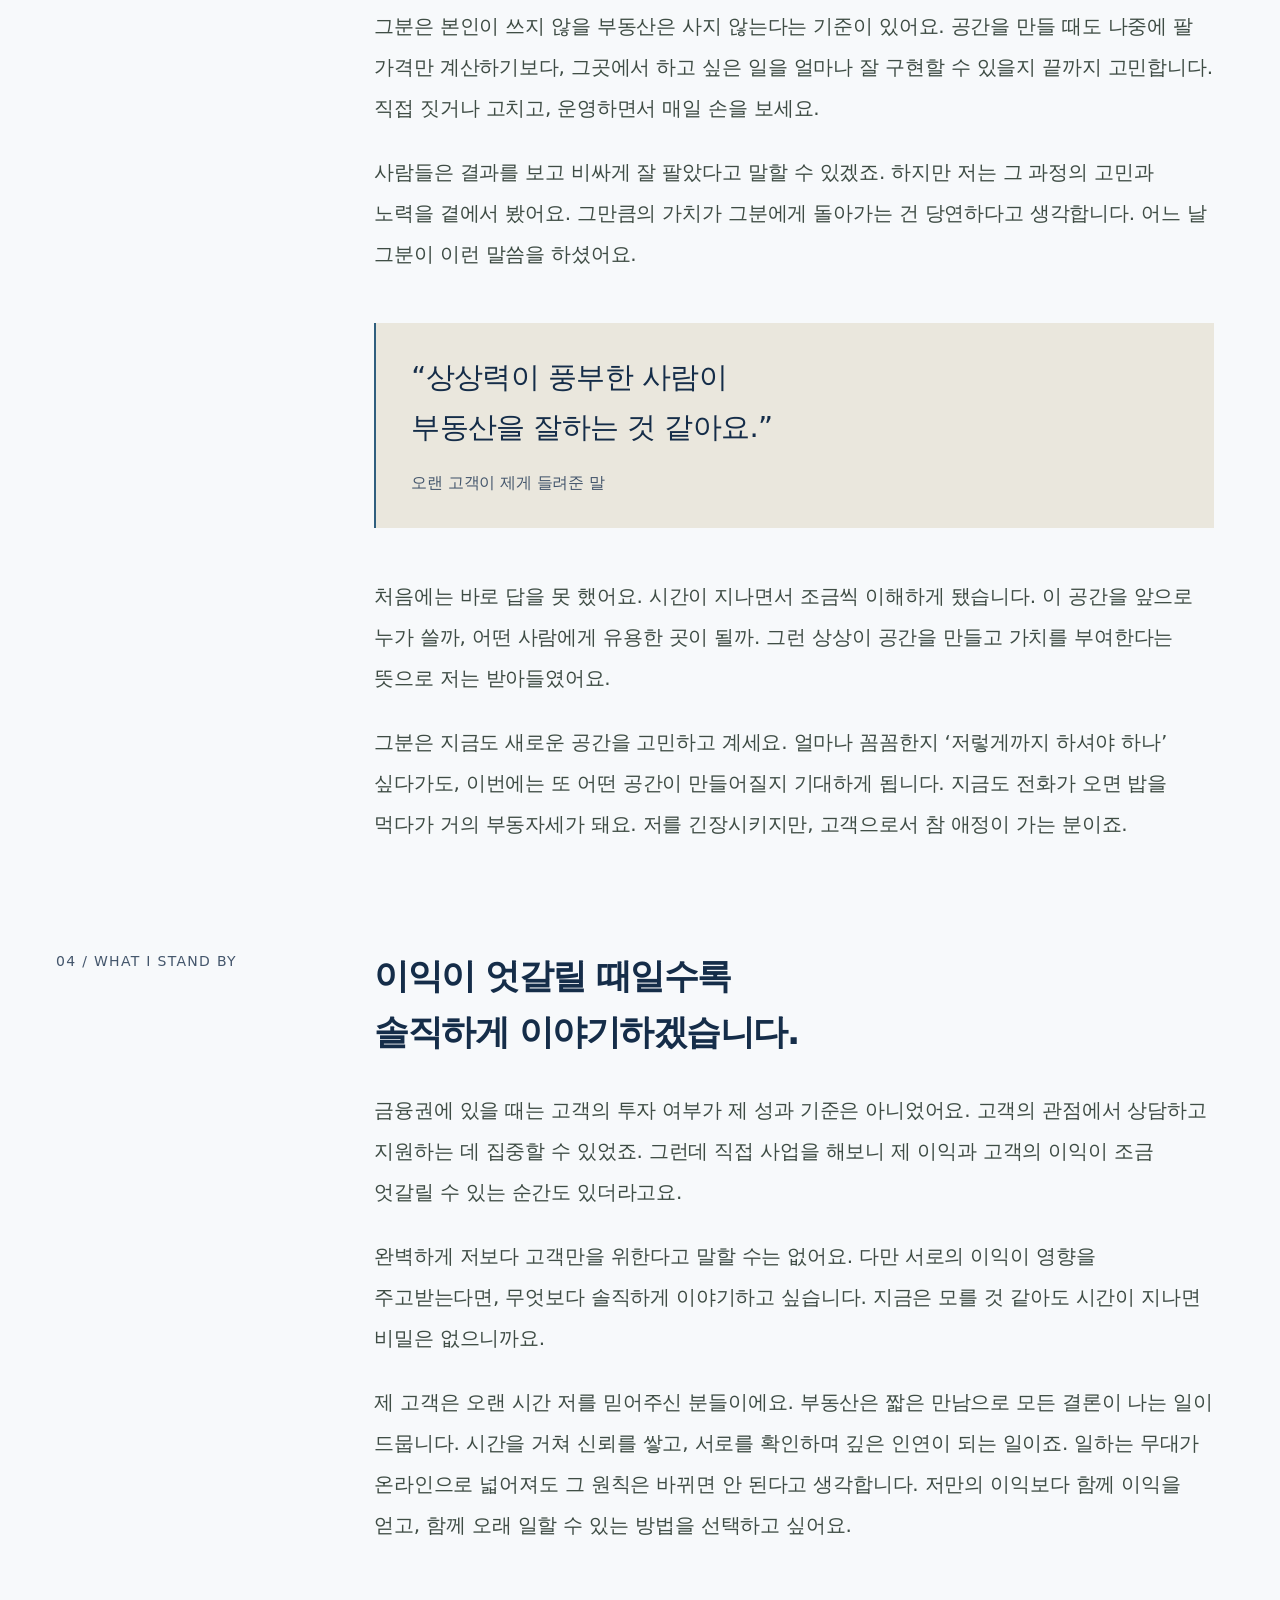
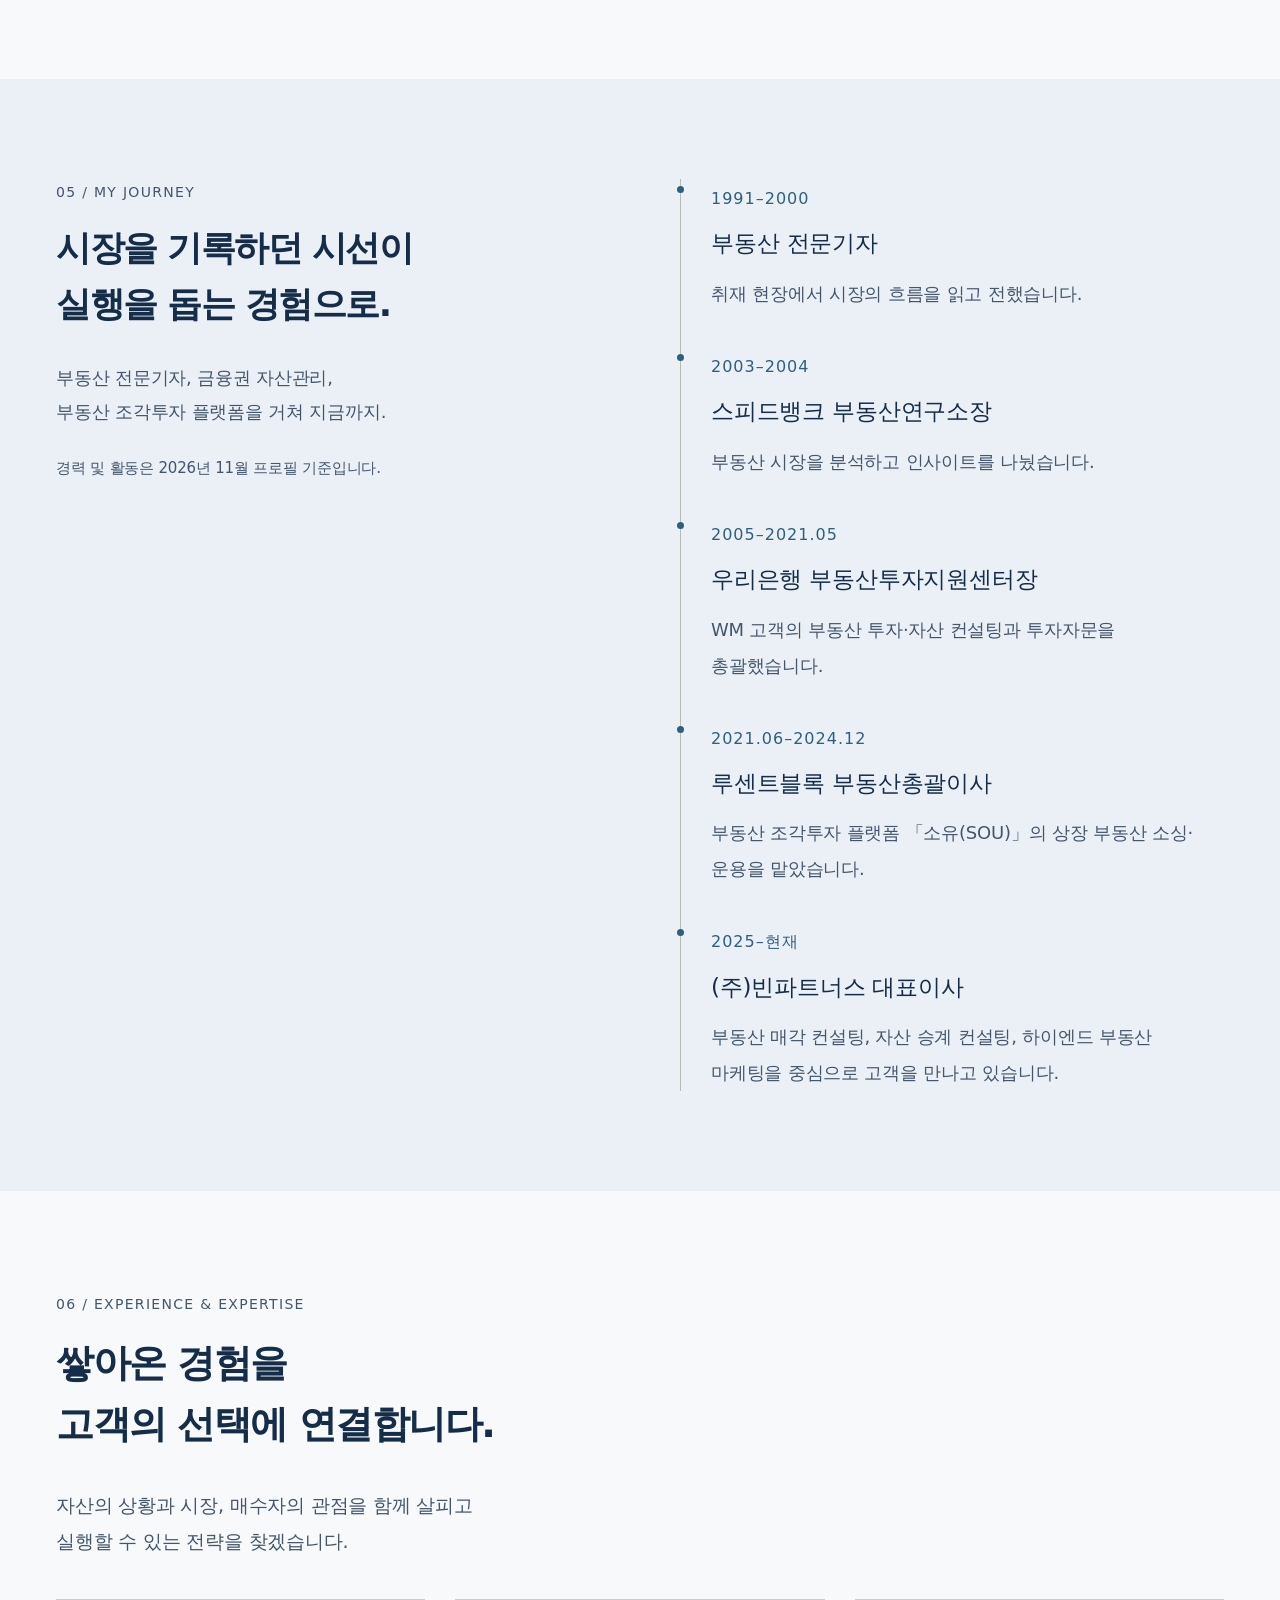
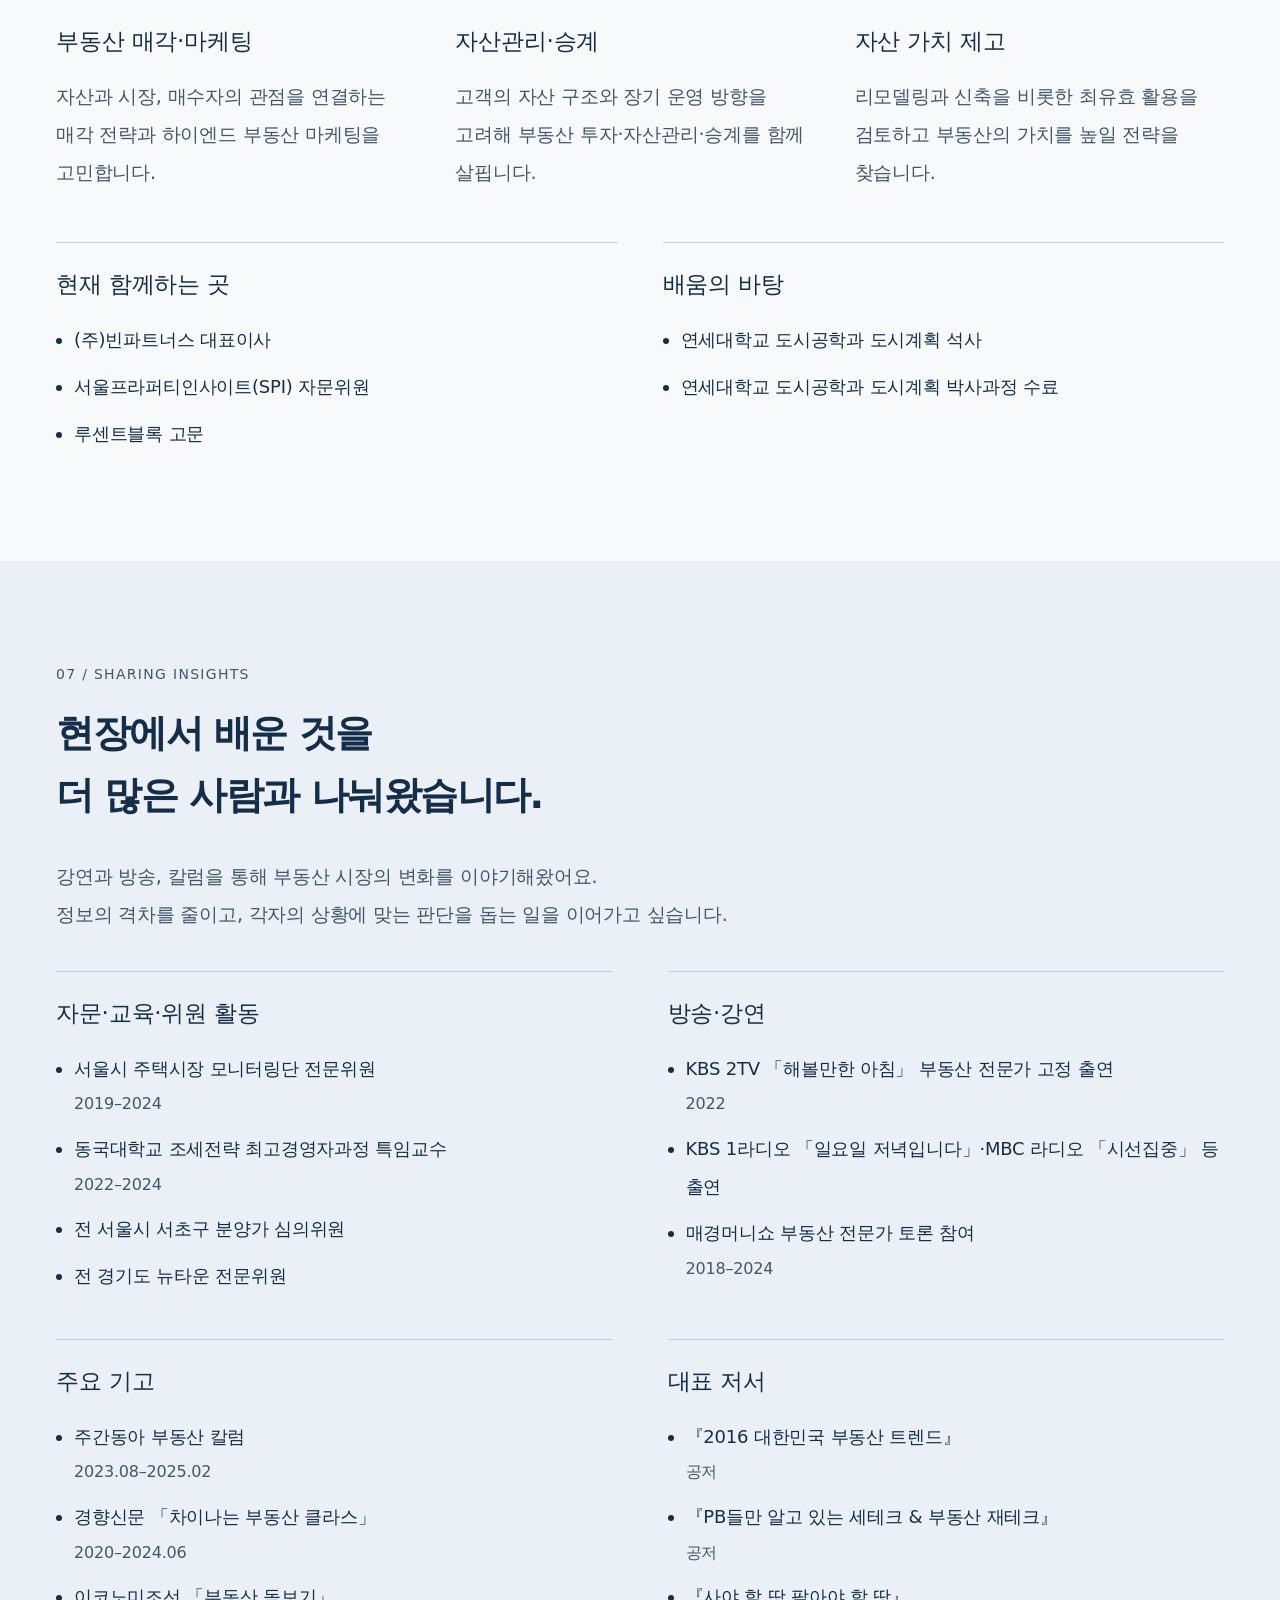
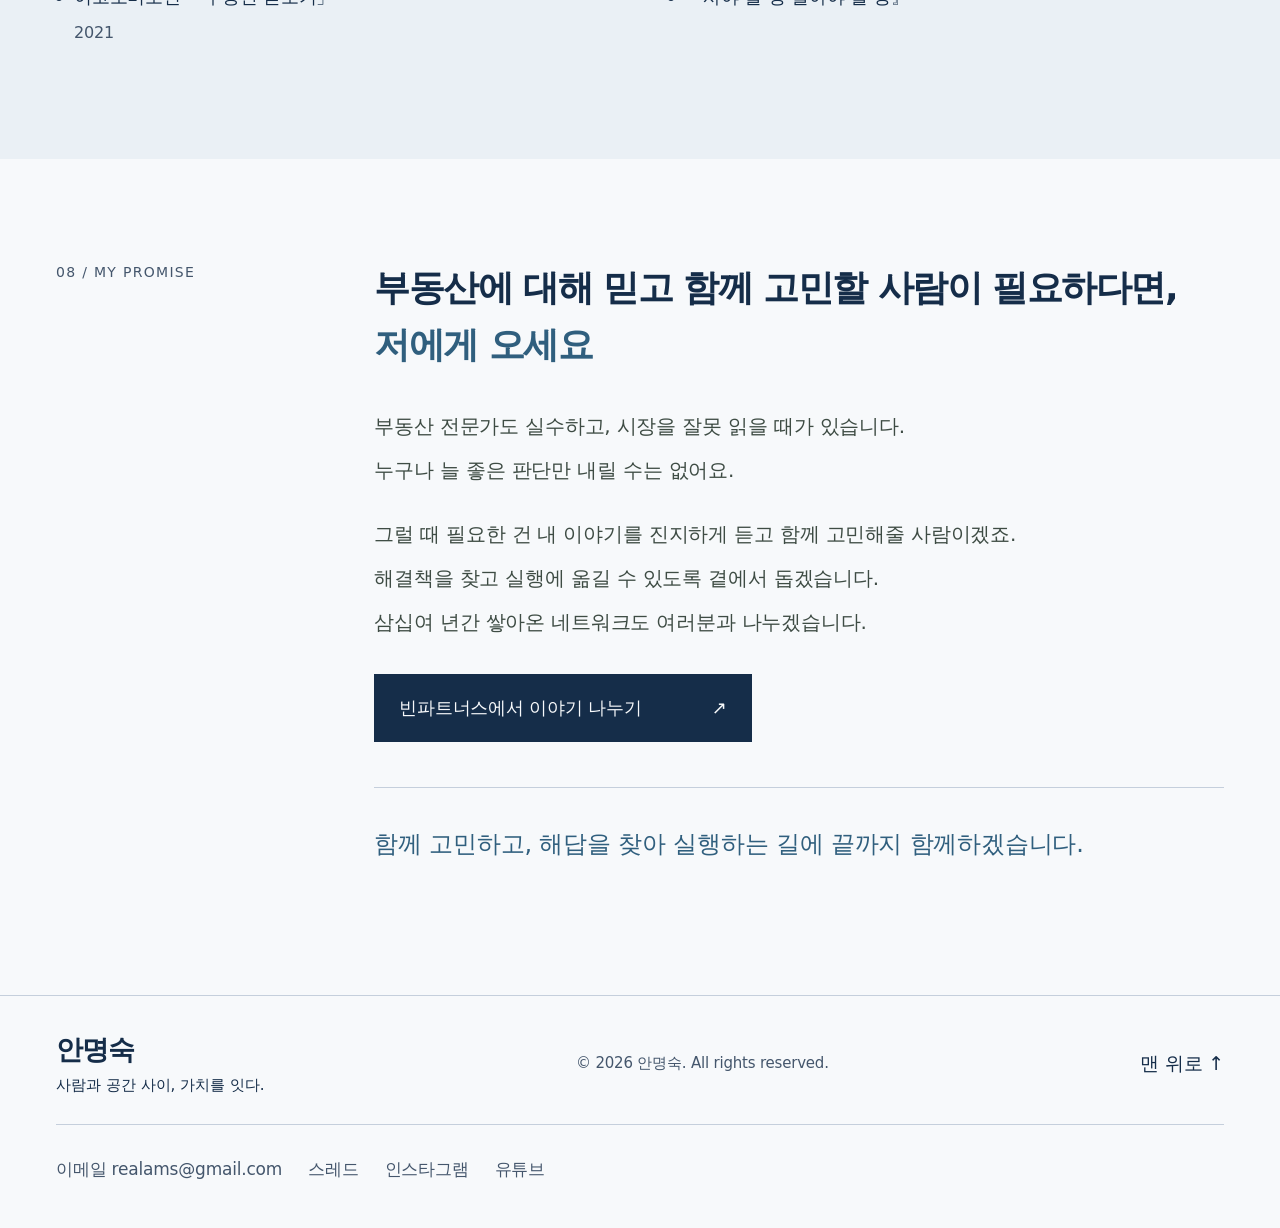
<file: about.html>
<!doctype html>
<html lang="ko">
<head>
  <meta charset="utf-8">
  <meta name="viewport" content="width=device-width, initial-scale=1">
  <meta name="description" content="부동산 전문기자, 우리은행 부동산투자지원센터장, 루센트블록을 거친 안명숙의 이야기. 경력과 전문 분야, 고객을 대하는 원칙과 약속을 소개합니다.">
  <meta name="theme-color" content="#f4f0e9">
  <title>내 소개 | 안명숙 부동산컨설턴트·빈파트너스 대표이사</title>
  <link rel="stylesheet" href="styles.css">
  <link rel="stylesheet" href="about.css">
  <script src="script.js" defer></script>
<link rel="canonical" href="https://subinpartners.github.io/an-myungsook-website/about.html">
<script type="application/ld+json">{"@context":"https://schema.org","@type":"AboutPage","name":"안명숙 소개","url":"https://subinpartners.github.io/an-myungsook-website/about.html","mainEntity":{"@type":"Person","@id":"https://subinpartners.github.io/an-myungsook-website/#person","name":"안명숙","url":"https://subinpartners.github.io/an-myungsook-website/about.html","jobTitle":"부동산컨설턴트 · 부동산 마케터","worksFor":{"@type":"Organization","name":"(주)빈파트너스","url":"https://bin-partners.com"},"sameAs":["https://www.threads.net/@anmyungsook","https://www.instagram.com/anmyungsook/","https://www.youtube.com/@RealestateBroadcastingSystem"]}}</script>
<meta name="google-site-verification" content="Ylb9SW1oJ97iEDNj-5lR_IoSaZ2RMV7LyUWL3eBM-fE" />
<link rel="stylesheet" href="readability.css?v=20261111">
</head>
<body id="top">
  <a class="skip" href="#main">본문으로 건너뛰기</a>
  <header class="header wrap">
    <a class="brand" href="index.html" aria-label="안명숙 홈">안명숙<span>REAL ESTATE & STORIES</span></a>
    <button class="menu" aria-expanded="false" aria-controls="navigation">메뉴 <span aria-hidden="true">＋</span></button>
    <nav id="navigation" aria-label="주 메뉴"><a href="index.html">홈</a><a href="about.html" aria-current="page">내 소개</a><a href="story/">이야기</a><a class="nav-contact" href="index.html#contact">연락하기 <span aria-hidden="true">↗</span></a></nav>
  </header>
  <main id="main">
    <section class="profile-hero wrap" aria-labelledby="profile-title">
      <div><p class="eyebrow"><span></span> MY STORY · 안명숙의 이야기</p><h1 id="profile-title">흐름을 읽는 부동산 전문가<br><em class="profile-headline-second">경력만큼 시장을 읽는 지혜가 쌓였습니다</em></h1><p class="intro">부동산을 잘 사는 것 못지않게<br>잘 파는 것도 중요하다는 걸,<br>고객과 함께 시간을 보내며 배웠습니다.</p><p class="profile-role">안명숙 <span>부동산컨설턴트 · 부동산 마케터<br>(주)빈파트너스 대표이사</span></p><a class="text-link" href="#beginning">저의 이야기를 들려드릴게요 <span aria-hidden="true">↓</span></a></div>
      <figure class="profile-photo"><img src="portrait.jpg" alt="흰 재킷을 입고 미소 짓고 있는 안명숙 빈파트너스 대표이사" width="1400" height="933"><figcaption>안명숙 · (주)빈파트너스 대표이사</figcaption></figure>
    </section>
    <div class="profile-divider wrap"><span>시작과 고민, 그리고 지키고 싶은 마음</span><span>SCROLL TO READ ↓</span></div>
    <article class="personal-story wrap" aria-label="안명숙의 이야기">
      <section class="story-chapter" id="beginning"><p class="section-label">01 / THE BEGINNING</p><div><h2>누군가는 고객의 편에서<br>시장을 읽어야 했습니다.</h2><p>제가 일을 시작할 때만 해도 부동산 전문가는 많지 않았어요. 부동산은 누군가에게 아주 중요한 자산인데, 그 자산을 지키고 키우는 일을 함께 고민할 사람이 필요하다고 생각했죠. 시장에 대해 자기 목소리를 내고, 판단을 도와줄 전문가가 되고 싶었습니다.</p><p>제 첫 현장은 취재 현장이었어요. 1991년부터 2000년까지 부동산 전문기자로 일하며 시장의 흐름을 살폈고, 2003년부터 2004년까지는 스피드뱅크 부동산연구소장을 맡았습니다. 시장에서 일어나는 일을 읽고, 그 의미를 사람들에게 전하는 일이 제 일의 시작이었죠.</p><p>2005년부터 2021년 5월까지 우리은행 부동산투자지원센터장을 맡아 금융권의 자산관리 현장에서 고객을 만나면서 그 마음은 좀 더 구체적인 일이 됐어요. 고객의 자산과 사정을 듣고, 어떤 선택이 맞을지 함께 생각하는 부동산 컨설턴트의 길을 걷게 됐습니다.</p><p>이후에는 루센트블록에서 부동산총괄이사로 일하며 부동산 조각투자 플랫폼 「소유(SOU)」의 상장 부동산 소싱과 운용을 맡았어요. 시장을 분석하는 일과 실제 자산을 찾고 운영하는 일을 두루 경험했습니다. 그리고 2025년, 빈파트너스를 이끌며 부동산 컨설팅과 마케팅으로 그 경험을 이어가고 있습니다.</p><p>그런데 컨설팅을 할수록 알게 됐어요. 좋은 시점에 사고파는 판단만으로는 충분하지 않다는 걸요. 실제 시장에서 부동산을 소개하는 중개업자와 고객이 잘 연결되어야 거래도 앞으로 나아갈 수 있었습니다.</p></div></section>
      <section class="story-chapter"><p class="section-label">02 / A QUESTION THAT STAYED</p><div><h2>정성을 다하는 것만으로는<br>풀리지 않는 일이 있었습니다.</h2><p>고객의 입장에서 조언하려고 애써도 결과가 늘 좋을 수는 없어요. 그 부담은 지금도 큽니다. 특히 제 조언으로 투자했던 고객이 나이가 들어 매각을 원하시는데, 팔리지 않아 자금이 묶이는 상황을 보면 마음이 무거워요.</p><p>그 부동산이 꼭 나쁜 자산이라서 그런 건 아니거든요. 필요한 사람에게 제대로 소개되지 못하고 있는 건 아닐까. 저는 그 질문을 자꾸 하게 됐습니다. 저 역시 팔고 싶은 부동산이 있어서, 기다리는 마음을 남의 일처럼 느끼기 어렵고요.</p><p>중개업자 한 분 한 분은 현장을 잘 아세요. 하지만 작은 사업체가 각자 일하는 구조에서는 데이터를 쌓거나 협업하고, 마케팅에 투자하기가 쉽지 않습니다. 부동산을 아는 제가 그분들의 이야기를 고객의 관점에서 풀어주면 어떨까 싶었어요. 중간에서 통역하는 역할을 해보자는 생각이 제 사업의 출발이 됐습니다.</p><p>세상이 바뀌면 대안을 찾는 방법도 바뀌어야겠죠. 부동산 거래의 마지막은 여전히 직접 만나 확인하고 결정하는 일이라고 생각해요. 다만 팔려는 공간과 그 공간이 필요한 사람을 처음 연결하는 일은 온라인에서도 할 수 있지 않을까요. 저는 AI와 온라인 마케팅을 활용해 공간을 더 자세히 소개하고, 사람을 연결하는 일을 해나가고 싶습니다.</p></div></section>
      <section class="story-chapter"><p class="section-label">03 / A CLIENT, A LESSON</p><div><h2>오래된 고객 한 분에게<br>배운 말이 있습니다.</h2><p>은행에서 일할 때 만나 지금까지 인연을 이어오는 고객이 계세요. 제가 독립했을 때도 가장 먼저 찾아와 프로젝트를 맡겨주신 분입니다. 함께 부동산을 살피고, 공간을 만들고, 운영하고, 다시 다음 공간을 고민하는 시간을 보냈죠.</p><p>그분은 본인이 쓰지 않을 부동산은 사지 않는다는 기준이 있어요. 공간을 만들 때도 나중에 팔 가격만 계산하기보다, 그곳에서 하고 싶은 일을 얼마나 잘 구현할 수 있을지 끝까지 고민합니다. 직접 짓거나 고치고, 운영하면서 매일 손을 보세요.</p><p>사람들은 결과를 보고 비싸게 잘 팔았다고 말할 수 있겠죠. 하지만 저는 그 과정의 고민과 노력을 곁에서 봤어요. 그만큼의 가치가 그분에게 돌아가는 건 당연하다고 생각합니다. 어느 날 그분이 이런 말씀을 하셨어요.</p>
      <blockquote><p>“상상력이 풍부한 사람이<br>부동산을 잘하는 것 같아요.”</p><footer>오랜 고객이 제게 들려준 말</footer></blockquote>
      <p>처음에는 바로 답을 못 했어요. 시간이 지나면서 조금씩 이해하게 됐습니다. 이 공간을 앞으로 누가 쓸까, 어떤 사람에게 유용한 곳이 될까. 그런 상상이 공간을 만들고 가치를 부여한다는 뜻으로 저는 받아들였어요.</p><p>그분은 지금도 새로운 공간을 고민하고 계세요. 얼마나 꼼꼼한지 ‘저렇게까지 하셔야 하나’ 싶다가도, 이번에는 또 어떤 공간이 만들어질지 기대하게 됩니다. 지금도 전화가 오면 밥을 먹다가 거의 부동자세가 돼요. 저를 긴장시키지만, 고객으로서 참 애정이 가는 분이죠.</p></div></section>
      <section class="story-chapter"><p class="section-label">04 / WHAT I STAND BY</p><div><h2>이익이 엇갈릴 때일수록<br>솔직하게 이야기하겠습니다.</h2><p>금융권에 있을 때는 고객의 투자 여부가 제 성과 기준은 아니었어요. 고객의 관점에서 상담하고 지원하는 데 집중할 수 있었죠. 그런데 직접 사업을 해보니 제 이익과 고객의 이익이 조금 엇갈릴 수 있는 순간도 있더라고요.</p><p>완벽하게 저보다 고객만을 위한다고 말할 수는 없어요. 다만 서로의 이익이 영향을 주고받는다면, 무엇보다 솔직하게 이야기하고 싶습니다. 지금은 모를 것 같아도 시간이 지나면 비밀은 없으니까요.</p><p>제 고객은 오랜 시간 저를 믿어주신 분들이에요. 부동산은 짧은 만남으로 모든 결론이 나는 일이 드뭅니다. 시간을 거쳐 신뢰를 쌓고, 서로를 확인하며 깊은 인연이 되는 일이죠. 일하는 무대가 온라인으로 넓어져도 그 원칙은 바뀌면 안 된다고 생각합니다. 저만의 이익보다 함께 이익을 얻고, 함께 오래 일할 수 있는 방법을 선택하고 싶어요.</p></div></section>
    </article>
    <section class="journey section" aria-labelledby="journey-title"><div class="wrap journey-grid"><div><p class="section-label">05 / MY JOURNEY</p><h2 id="journey-title">시장을 기록하던 시선이<br>실행을 돕는 경험으로.</h2><p class="muted">부동산 전문기자, 금융권 자산관리,<br>부동산 조각투자 플랫폼을 거쳐 지금까지.</p><p class="profile-date">경력 및 활동은 2026년 11월 프로필 기준입니다.</p></div><ol class="journey-list"><li><span>1991–2000</span><h3>부동산 전문기자</h3><p>취재 현장에서 시장의 흐름을 읽고 전했습니다.</p></li><li><span>2003–2004</span><h3>스피드뱅크 부동산연구소장</h3><p>부동산 시장을 분석하고 인사이트를 나눴습니다.</p></li><li><span>2005–2021.05</span><h3>우리은행 부동산투자지원센터장</h3><p>WM 고객의 부동산 투자·자산 컨설팅과 투자자문을 총괄했습니다.</p></li><li><span>2021.06–2024.12</span><h3>루센트블록 부동산총괄이사</h3><p>부동산 조각투자 플랫폼 「소유(SOU)」의 상장 부동산 소싱·운용을 맡았습니다.</p></li><li><span>2025–현재</span><h3>(주)빈파트너스 대표이사</h3><p>부동산 매각 컨설팅, 자산 승계 컨설팅, 하이엔드 부동산 마케팅을 중심으로 고객을 만나고 있습니다.</p></li></ol></div></section>
    <section class="credentials section wrap" aria-labelledby="expertise-title"><div><p class="section-label">06 / EXPERIENCE & EXPERTISE</p><h2 id="expertise-title">쌓아온 경험을<br>고객의 선택에 연결합니다.</h2><p class="muted">자산의 상황과 시장, 매수자의 관점을 함께 살피고<br>실행할 수 있는 전략을 찾겠습니다.</p></div><div class="expertise-grid"><section><h3>부동산 매각·마케팅</h3><p>자산과 시장, 매수자의 관점을 연결하는 매각 전략과 하이엔드 부동산 마케팅을 고민합니다.</p></section><section><h3>자산관리·승계</h3><p>고객의 자산 구조와 장기 운영 방향을 고려해 부동산 투자·자산관리·승계를 함께 살핍니다.</p></section><section><h3>자산 가치 제고</h3><p>리모델링과 신축을 비롯한 최유효 활용을 검토하고 부동산의 가치를 높일 전략을 찾습니다.</p></section></div><div class="credential-details"><section><h3>현재 함께하는 곳</h3><ul><li>(주)빈파트너스 대표이사</li><li>서울프라퍼티인사이트(SPI) 자문위원</li><li>루센트블록 고문</li></ul></section><section><h3>배움의 바탕</h3><ul><li>연세대학교 도시공학과 도시계획 석사</li><li>연세대학교 도시공학과 도시계획 박사과정 수료</li></ul></section></div></section>
    <section class="activities section" aria-labelledby="activities-title"><div class="wrap"><p class="section-label">07 / SHARING INSIGHTS</p><h2 id="activities-title">현장에서 배운 것을<br>더 많은 사람과 나눠왔습니다.</h2><p class="activity-intro">강연과 방송, 칼럼을 통해 부동산 시장의 변화를 이야기해왔어요.<br>정보의 격차를 줄이고, 각자의 상황에 맞는 판단을 돕는 일을 이어가고 싶습니다.</p><div class="activity-grid"><section><h3>자문·교육·위원 활동</h3><ul><li>서울시 주택시장 모니터링단 전문위원 <span>2019–2024</span></li><li>동국대학교 조세전략 최고경영자과정 특임교수 <span>2022–2024</span></li><li>전 서울시 서초구 분양가 심의위원</li><li>전 경기도 뉴타운 전문위원</li></ul></section><section><h3>방송·강연</h3><ul><li>KBS 2TV 「해볼만한 아침」 부동산 전문가 고정 출연 <span>2022</span></li><li>KBS 1라디오 「일요일 저녁입니다」·MBC 라디오 「시선집중」 등 출연</li><li>매경머니쇼 부동산 전문가 토론 참여 <span>2018–2024</span></li></ul></section><section><h3>주요 기고</h3><ul><li>주간동아 부동산 칼럼 <span>2023.08–2025.02</span></li><li>경향신문 「차이나는 부동산 클라스」 <span>2020–2024.06</span></li><li>이코노미조선 「부동산 돋보기」 <span>2021</span></li></ul></section><section><h3>대표 저서</h3><ul><li>『2016 대한민국 부동산 트렌드』 <span>공저</span></li><li>『PB들만 알고 있는 세테크 & 부동산 재테크』 <span>공저</span></li><li>『사야 할 땅 팔아야 할 땅』</li></ul></section></div></div></section>
    <section class="promise section wrap" aria-labelledby="promise-title"><p class="section-label">08 / MY PROMISE</p><div><h2 id="promise-title">부동산에 대해 믿고 함께 고민할 사람이 필요하다면,<br><em>저에게 오세요</em></h2><p>부동산 전문가도 실수하고, 시장을 잘못 읽을 때가 있습니다.<br>누구나 늘 좋은 판단만 내릴 수는 없어요.</p><p>그럴 때 필요한 건 내 이야기를 진지하게 듣고 함께 고민해줄 사람이겠죠.<br>해결책을 찾고 실행에 옮길 수 있도록 곁에서 돕겠습니다.<br>삼십여 년간 쌓아온 네트워크도 여러분과 나누겠습니다.</p><a class="contact-button" href="https://bin-partners.com" target="_blank" rel="noopener noreferrer">빈파트너스에서 이야기 나누기 <span aria-hidden="true">↗</span></a><p class="final-promise">함께 고민하고, 해답을 찾아 실행하는 길에 끝까지 함께하겠습니다.</p></div></section>
  </main>
  <footer class="footer wrap"><a class="brand" href="index.html">안명숙<span>사람과 공간 사이, 가치를 잇다.</span></a><p>© <span id="year">2026</span> 안명숙. All rights reserved.</p><a href="#top">맨 위로 ↑</a></footer>
</body>
</html>
</file>
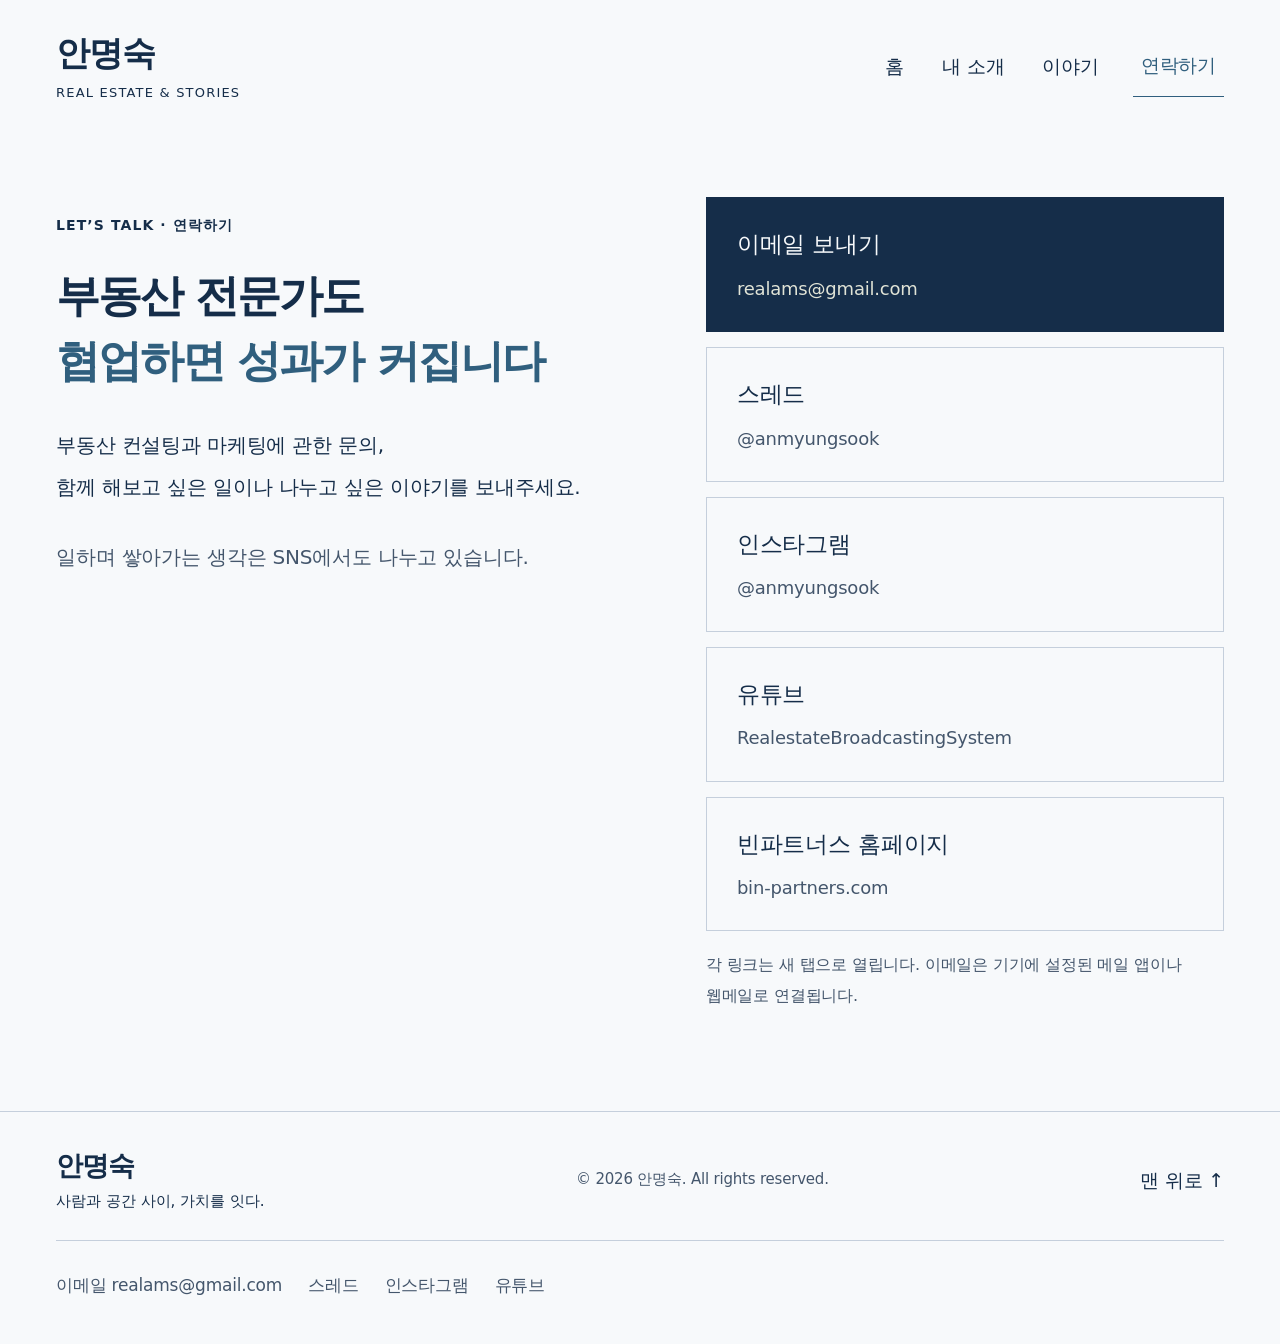
<file: contact.html>
<!doctype html>
<html lang="ko">
<head>
  <meta charset="utf-8">
  <meta name="viewport" content="width=device-width, initial-scale=1">
  <meta name="description" content="안명숙에게 부동산 컨설팅·마케팅 문의를 보내세요. 이메일 realams@gmail.com, 스레드·인스타그램·유튜브와 빈파트너스 홈페이지를 안내합니다.">
  <meta name="theme-color" content="#f4f0e9">
  <title>연락하기 | 안명숙·빈파트너스</title>
  <link rel="stylesheet" href="styles.css">
  <link rel="stylesheet" href="contact.css">
  <script src="script.js" defer></script>
<link rel="canonical" href="https://subinpartners.github.io/an-myungsook-website/contact.html">
<script type="application/ld+json">{"@context":"https://schema.org","@type":"ContactPage","name":"안명숙 연락하기","url":"https://subinpartners.github.io/an-myungsook-website/contact.html","mainEntity":{"@type":"Person","@id":"https://subinpartners.github.io/an-myungsook-website/#person","name":"안명숙","url":"https://subinpartners.github.io/an-myungsook-website/about.html","jobTitle":"부동산컨설턴트 · 부동산 마케터","worksFor":{"@type":"Organization","name":"(주)빈파트너스","url":"https://bin-partners.com"},"sameAs":["https://www.threads.net/@anmyungsook","https://www.instagram.com/anmyungsook/","https://www.youtube.com/@RealestateBroadcastingSystem"],"email":"realams@gmail.com"}}</script>
<meta name="google-site-verification" content="Ylb9SW1oJ97iEDNj-5lR_IoSaZ2RMV7LyUWL3eBM-fE" />
<link rel="stylesheet" href="readability.css?v=20261111">
</head>
<body id="top">
  <a class="skip" href="#main">본문으로 건너뛰기</a>
  <header class="header wrap">
    <a class="brand" href="index.html" aria-label="안명숙 홈">안명숙<span>REAL ESTATE & STORIES</span></a>
    <button class="menu" aria-expanded="false" aria-controls="navigation">메뉴 <span aria-hidden="true">＋</span></button>
    <nav id="navigation" aria-label="주 메뉴"><a href="index.html">홈</a><a href="about.html">내 소개</a><a href="story/">이야기</a><a class="nav-contact" href="contact.html" aria-current="page">연락하기</a></nav>
  </header>
  <main id="main" class="contact-page wrap">
    <section class="contact-intro" aria-labelledby="contact-heading"><p class="eyebrow">LET’S TALK · 연락하기</p><h1 id="contact-heading">부동산 전문가도<br><em>협업하면 성과가 커집니다</em></h1><p>부동산 컨설팅과 마케팅에 관한 문의,<br>함께 해보고 싶은 일이나 나누고 싶은 이야기를 보내주세요.</p><p class="muted">일하며 쌓아가는 생각은 SNS에서도 나누고 있습니다.</p></section>
    <section class="contact-channels" aria-label="연락 채널"><a class="channel-button primary-channel" href="mailto:realams@gmail.com" target="_blank" rel="noopener noreferrer"><span class="channel-name">이메일 보내기</span><span class="channel-address">realams@gmail.com</span></a><a class="channel-button" href="https://www.threads.net/@anmyungsook" target="_blank" rel="noopener noreferrer"><span class="channel-name">스레드</span><span class="channel-address">@anmyungsook</span></a><a class="channel-button" href="https://www.instagram.com/anmyungsook/" target="_blank" rel="noopener noreferrer"><span class="channel-name">인스타그램</span><span class="channel-address">@anmyungsook</span></a><a class="channel-button" href="https://www.youtube.com/@RealestateBroadcastingSystem" target="_blank" rel="noopener noreferrer"><span class="channel-name">유튜브</span><span class="channel-address">RealestateBroadcastingSystem</span></a><a class="channel-button" href="https://bin-partners.com" target="_blank" rel="noopener noreferrer"><span class="channel-name">빈파트너스 홈페이지</span><span class="channel-address">bin-partners.com</span></a><p class="channel-note">각 링크는 새 탭으로 열립니다. 이메일은 기기에 설정된 메일 앱이나 웹메일로 연결됩니다.</p></section>
  </main>
  <footer class="footer wrap"><a class="brand" href="index.html">안명숙<span>사람과 공간 사이, 가치를 잇다.</span></a><p>© <span id="year">2026</span> 안명숙. All rights reserved.</p><a href="#top">맨 위로 ↑</a></footer>
</body>
</html>
</file>
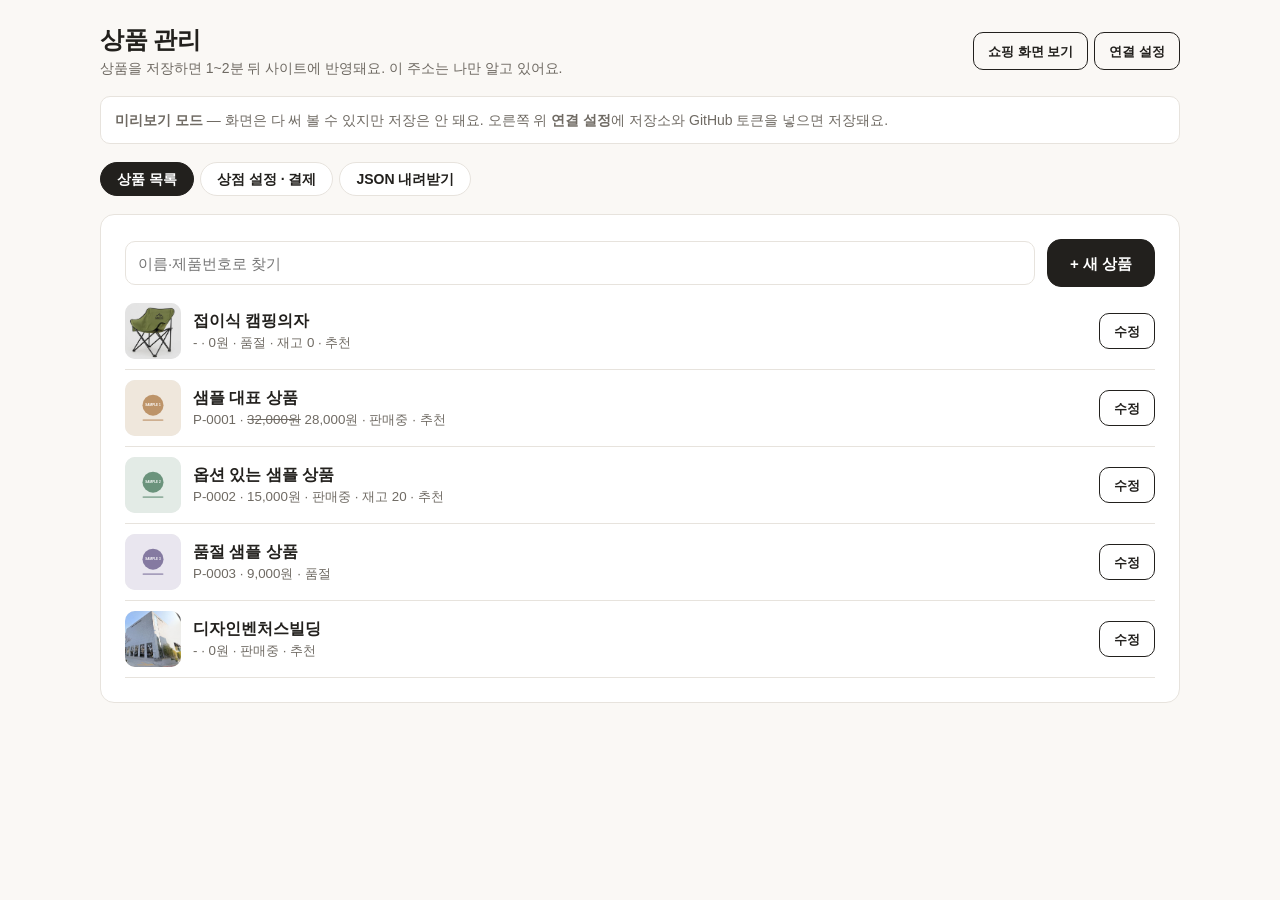
<file: shop/admin.html>
<!doctype html>
<html lang="ko">
<head>
  <meta charset="utf-8">
  <meta name="viewport" content="width=device-width, initial-scale=1">
  <meta name="robots" content="noindex, nofollow">
  <title>상품 관리</title>
  <link rel="stylesheet" href="shop.css">
  <style>
    body { margin: 0; background: var(--sk-page); color: var(--sk-ink); font-family: var(--sk-font); }
    .ad { max-width: 1080px; margin: 0 auto; padding: 24px 16px 80px; }
    .ad h1 { font-size: 24px; margin: 0 0 4px; letter-spacing: -.02em; }
    .ad h2 { font-size: 18px; margin: 0 0 14px; }
    .ad-top { display: flex; justify-content: space-between; align-items: center; gap: 12px; flex-wrap: wrap; margin-bottom: 18px; }
    .ad-tabs { display: flex; gap: 6px; margin: 18px 0; flex-wrap: wrap; }
    .ad-row { display: grid; grid-template-columns: 56px 1fr auto; gap: 12px; align-items: center; padding: 10px 0; border-bottom: 1px solid var(--sk-line); }
    .ad-row img { width: 56px; height: 56px; object-fit: cover; border-radius: 10px; background: #eee; }
    .ad-row small { color: var(--sk-sub); display: block; margin-top: 2px; }
    .ad-grid { display: grid; grid-template-columns: repeat(2, minmax(0, 1fr)); gap: 0 14px; }
    .ad-grid3 { display: grid; grid-template-columns: repeat(3, minmax(0, 1fr)); gap: 0 14px; }
    .ad-hint { font-size: 12px; color: var(--sk-sub); font-weight: 400; }
    .ad-pics { display: flex; gap: 8px; flex-wrap: wrap; margin-bottom: 8px; }
    .ad-pic { position: relative; width: 92px; }
    .ad-pic img { width: 92px; height: 92px; object-fit: cover; border-radius: 10px; border: 1px solid var(--sk-line); background: #fff; display: block; }
    .ad-pic div { display: flex; gap: 4px; margin-top: 4px; }
    .ad-pic button { flex: 1; min-height: 28px; border: 1px solid var(--sk-line); background: #fff; border-radius: 8px; cursor: pointer; font-size: 12px; }
    .ad-preview { padding: 14px; border-radius: 12px; background: #fff; border: 1px solid var(--sk-line); margin-bottom: 14px; }
    .ad-bar { position: sticky; bottom: 0; display: flex; gap: 8px; flex-wrap: wrap; padding: 12px 0; background: var(--sk-page); border-top: 1px solid var(--sk-line); }
    .ad-msg { padding: 12px 14px; border-radius: 10px; margin-bottom: 14px; line-height: 1.6; font-size: 14px; }
    .ad-msg.ok { background: #ecf7ef; color: #1f5a33; border: 1px solid #c4e5cd; }
    .ad-msg.err { background: #fff1ee; color: #8a2a17; border: 1px solid #f3c9bd; }
    .ad-msg.info { background: #fff; border: 1px solid var(--sk-line); color: var(--sk-sub); }
    .ad-check { display: flex; gap: 8px; align-items: center; font-size: 14px; margin-bottom: 14px; }
    .ad textarea { font-family: var(--sk-font); }
    @media (max-width: 640px) { .ad-grid, .ad-grid3 { grid-template-columns: 1fr; } }
  </style>
</head>
<body data-shop-page="admin">
<div class="ad">
  <div class="ad-top">
    <div><h1>상품 관리</h1><div class="sk-muted" style="font-size:14px">상품을 저장하면 1~2분 뒤 사이트에 반영돼요. 이 주소는 나만 알고 있어요.</div></div>
    <div style="display:flex;gap:6px;flex-wrap:wrap"><a class="sk-btn sk-btn--line sk-btn--sm" href="./" target="_blank" rel="noopener">쇼핑 화면 보기</a><button class="sk-btn sk-btn--line sk-btn--sm" type="button" id="btn-conn">연결 설정</button></div>
  </div>
  <div id="msg"></div>

  <section class="sk-panel" id="conn" hidden>
    <h2>GitHub 연결 <span class="ad-hint">· 3주차 블로그 관리와 같은 값을 넣어요. 이 브라우저에만 저장돼요.</span></h2>
    <div class="ad-grid">
      <div class="sk-field"><label for="c-repo">저장소 <span class="ad-hint">아이디/저장소이름</span></label><input id="c-repo" placeholder="my-id/my-homepage"></div>
      <div class="sk-field"><label for="c-branch">브랜치</label><input id="c-branch" placeholder="main"></div>
    </div>
    <div class="sk-field"><label for="c-token">GitHub 토큰 <span class="ad-hint">· 이 저장소만 Contents 읽기/쓰기 권한(fine-grained). 공용 PC에서는 저장하지 마세요.</span></label><input id="c-token" type="password" autocomplete="off" placeholder="github_pat_..."></div>
    <div style="display:flex;gap:8px;flex-wrap:wrap"><button class="sk-btn" type="button" id="c-save">연결하고 불러오기</button><button class="sk-btn sk-btn--line" type="button" id="c-forget">이 브라우저에서 지우기</button></div>
  </section>

  <div class="ad-tabs" role="tablist">
    <button class="sk-chip" type="button" data-tab="list" aria-pressed="true">상품 목록</button>
    <button class="sk-chip" type="button" data-tab="settings" aria-pressed="false">상점 설정 · 결제</button>
    <button class="sk-chip" type="button" id="btn-export">JSON 내려받기</button>
  </div>

  <section id="tab-list">
    <div class="sk-panel">
      <div class="ad-top" style="margin-bottom:6px">
        <input id="q" type="search" placeholder="이름·제품번호로 찾기" style="flex:1;min-width:180px;min-height:44px;padding:0 12px;border:1px solid var(--sk-line);border-radius:10px;font:15px var(--sk-font)">
        <button class="sk-btn" type="button" id="btn-new">+ 새 상품</button>
      </div>
      <div id="rows"><div class="sk-muted" style="padding:20px 0">불러오는 중…</div></div>
    </div>
  </section>

  <section id="tab-edit" hidden>
    <form class="sk-panel" id="f" novalidate>
      <h2 id="f-title">상품 등록</h2>
      <div class="ad-grid">
        <div class="sk-field"><label for="name">상품 이름 *</label><input id="name" required maxlength="80"></div>
        <div class="sk-field"><label for="sku">제품번호(SKU) <span class="ad-hint">· 내가 관리하는 번호. 예) CAT-K-2KG</span></label><input id="sku" maxlength="40"></div>
        <div class="sk-field"><label for="id">상품 주소 이름 <span class="ad-hint">· 영문·숫자·- 만. 한 번 정하면 바꾸지 않기</span></label><input id="id" pattern="[a-z0-9-]+" maxlength="60" placeholder="비우면 제품번호로 만들어요"></div>
        <div class="sk-field"><label for="category">분류</label><input id="category" list="cats" maxlength="30"><datalist id="cats"></datalist></div>
      </div>
      <div class="sk-field"><label for="summary">한 줄 소개 <span class="ad-hint">· 목록 카드와 검색 결과에 나와요</span></label><input id="summary" maxlength="120"></div>

      <h2 style="margin-top:10px">가격 · 재고</h2>
      <div class="ad-grid3">
        <div class="sk-field"><label for="listPrice">정가 <span class="ad-hint">· 선택, 줄 그어 보여요</span></label><input id="listPrice" inputmode="numeric"></div>
        <div class="sk-field"><label for="price">판매가 *</label><input id="price" inputmode="numeric" required></div>
        <div class="sk-field"><label for="salePrice">할인가 <span class="ad-hint">· 선택</span></label><input id="salePrice" inputmode="numeric"></div>
        <div class="sk-field"><label for="saleStart">할인 시작일</label><input id="saleStart" type="date"></div>
        <div class="sk-field"><label for="saleEnd">할인 종료일 <span class="ad-hint">· 비우면 계속</span></label><input id="saleEnd" type="date"></div>
        <div class="sk-field"><label for="status">판매 상태</label><select id="status"><option>판매중</option><option>품절</option><option>숨김</option></select></div>
        <div class="sk-field"><label for="stock">재고 <span class="ad-hint">· 비우면 무제한</span></label><input id="stock" inputmode="numeric"></div>
        <div class="sk-field"><label for="maxQty">1회 최대 수량</label><input id="maxQty" inputmode="numeric" placeholder="10"></div>
        <div class="sk-field"><label for="badges">뱃지 <span class="ad-hint">· 쉼표로. 예) BEST, NEW</span></label><input id="badges" maxlength="60"></div>
      </div>
      <label class="ad-check"><input type="checkbox" id="featured"> 홈 화면 추천 상품으로 보여 주기</label>
      <div class="ad-preview" id="preview"></div>

      <h2>사진</h2>
      <div class="sk-field"><span class="sk-label">대표 사진 <span class="ad-hint">· 첫 번째가 목록에 나와요. 정사각형 추천. 올리면 1600px로 줄여서 저장해요</span></span>
        <div class="ad-pics" id="pics"></div><input type="file" id="pic-file" accept="image/*" multiple></div>
      <div class="sk-field"><span class="sk-label">상세페이지 이미지 <span class="ad-hint">· 세로로 긴 상세 이미지가 있으면 순서대로</span></span>
        <div class="ad-pics" id="dpics"></div><input type="file" id="dpic-file" accept="image/*" multiple></div>

      <h2>옵션 · 정보</h2>
      <div class="sk-field"><label for="options">옵션 <span class="ad-hint">· 한 줄에 하나. <b>색상=화이트,블랙+1000</b> (+금액은 추가 요금)</span></label><textarea id="options" rows="2" placeholder="색상=화이트,블랙+1000&#10;사이즈=S,M,L+2000"></textarea></div>
      <div class="sk-field"><label for="specs">상품 정보표 <span class="ad-hint">· 한 줄에 하나. <b>용량=2kg</b></span></label><textarea id="specs" rows="3" placeholder="용량=2kg&#10;원산지=국내&#10;유통기한=제조일로부터 12개월"></textarea></div>
      <div class="sk-field"><label for="notice">상품정보제공고시 <span class="ad-hint">· 한 줄에 하나. <b>제조사=○○식품</b>. 상세 아래 표로 나와요</span></label><textarea id="notice" rows="4" placeholder="제품명=어덜트 5kg&#10;제조국=대한민국&#10;소비자상담 연락처=010-0000-0000"></textarea></div>
      <div class="sk-field"><label for="detail">상세 설명 (긴 상세페이지) <span class="ad-hint">· 빈 줄로 덩어리 나누기. <b># 큰 문구</b> · <b>## 소제목</b> · <b>## POINT 1 | 제목</b> · <b>&gt; 강조 박스</b> · <b>- 목록</b> · <b>1. 번호 카드</b> · <b>| 항목 | 내용 |</b> 표 · <b>![설명](사진주소)</b> 사진(여러 줄이면 이어 붙임) · <b>---</b> 여백 · <b>**굵게**</b></span></label>
        <div style="margin:0 0 8px"><button class="sk-btn sk-btn--line" type="button" id="f-skel" style="height:36px;padding:0 14px;font-size:13px">한국형 상세 틀 넣기</button></div>
        <textarea id="detail" rows="16"></textarea></div>

      <div class="ad-bar">
        <button class="sk-btn" type="submit" id="f-save">저장하기</button>
        <button class="sk-btn sk-btn--line" type="button" id="f-cancel">목록으로</button>
        <a class="sk-btn sk-btn--line" id="f-view" target="_blank" rel="noopener" hidden>상품 페이지 보기</a>
        <button class="sk-btn sk-btn--line" type="button" id="f-del" style="margin-left:auto;color:#8a2a17;border-color:#e3b3a6" hidden>삭제</button>
      </div>
    </form>
  </section>

  <section id="tab-settings" hidden>
    <form class="sk-panel" id="s" novalidate>
      <h2>상점</h2>
      <div class="ad-grid">
        <div class="sk-field"><label for="s-name">상점 이름</label><input id="s-name" maxlength="40"></div>
        <div class="sk-field"><label for="s-contact">문의 연락처</label><input id="s-contact" maxlength="80"></div>
        <div class="sk-field"><label for="s-fee">기본 배송비</label><input id="s-fee" inputmode="numeric"></div>
        <div class="sk-field"><label for="s-free">무료배송 기준 금액 <span class="ad-hint">· 0이면 없음</span></label><input id="s-free" inputmode="numeric"></div>
      </div>
      <div class="sk-field"><label for="s-note">배송 안내 한 줄</label><input id="s-note" maxlength="80"></div>
      <div class="sk-field"><label for="s-return">교환·반품 안내 <span class="ad-hint">· 모든 상품 아래에 나와요. 비우면 기본 문구(7일 안 신청 · 단순변심 왕복배송비 고객 부담 …)가 나와요. 상세 설명과 같은 문법</span></label><textarea id="s-return" rows="6"></textarea></div>

      <h2 style="margin-top:10px">계좌이체 (무통장입금)</h2>
      <label class="ad-check"><input type="checkbox" id="b-on"> 계좌이체 받기</label>
      <div class="ad-grid">
        <div class="sk-field"><label for="b-bank">은행</label><input id="b-bank" maxlength="20"></div>
        <div class="sk-field"><label for="b-acc">계좌번호</label><input id="b-acc" maxlength="40"></div>
        <div class="sk-field"><label for="b-holder">예금주</label><input id="b-holder" maxlength="30"></div>
        <div class="sk-field"><label for="b-due">입금 기한(시간)</label><input id="b-due" inputmode="numeric"></div>
      </div>

      <h2 style="margin-top:10px">카드 · 간편결제 (토스페이먼츠)</h2>
      <label class="ad-check"><input type="checkbox" id="t-on"> 토스페이먼츠 결제창 쓰기</label>
      <div class="sk-field"><label for="t-ck">클라이언트 키 <span class="ad-hint">· test_gck_ 로 시작하면 테스트(돈 안 나감). 시크릿 키는 여기에 쓰지 말고 Vercel 환경변수 TOSS_SECRET_KEY 에만</span></label><input id="t-ck" maxlength="80"></div>
      <div class="ad-bar"><button class="sk-btn" type="submit">설정 저장하기</button></div>
    </form>
  </section>
</div>

<script>
(function () {
  'use strict';
  var KEY = 'shopkit-admin:' + location.pathname.replace(/admin\.html$/, '');
  var FILE = 'shop/products.json';
  var data = null, sha = null, editing = null, pics = [], dpics = [];
  var $ = function (id) { return document.getElementById(id); };
  var esc = function (s) { return String(s == null ? '' : s).replace(/[&<>"']/g, function (c) { return { '&': '&amp;', '<': '&lt;', '>': '&gt;', '"': '&quot;', "'": '&#39;' }[c]; }); };
  var num = function (v) { var n = Number(String(v == null ? '' : v).replace(/[^0-9.-]/g, '')); return isFinite(n) ? n : 0; };
  var won = function (n) { return Math.round(n || 0).toLocaleString('ko-KR') + '원'; };
  var today = function () { return new Intl.DateTimeFormat('en-CA', { timeZone: 'Asia/Seoul', year: 'numeric', month: '2-digit', day: '2-digit' }).format(new Date()); };
  var ROOT = new URL('../', location.href).href;
  var src = function (p) { return !p ? 'images/placeholder.svg' : /^(https?:|data:|\/\/)/.test(p) ? p : ROOT + p.replace(/^\.?\//, ''); };

  function conf() { try { return JSON.parse(localStorage.getItem(KEY) || '{}'); } catch (e) { return {}; } }
  function setConf(c) { try { localStorage.setItem(KEY, JSON.stringify(c)); } catch (e) {} }
  function connected() { var c = conf(); return !!(c.repo && c.token); }
  function msg(kind, html) { $('msg').innerHTML = html ? '<div class="ad-msg ' + kind + '">' + html + '</div>' : ''; if (html) scrollTo({ top: 0, behavior: 'smooth' }); }

  /* ── GitHub ── */
  function gh(path, opt) {
    var c = conf();
    opt = opt || {};
    return fetch('https://api.github.com/repos/' + c.repo + path, {
      method: opt.method || 'GET',
      headers: { Authorization: 'Bearer ' + c.token, Accept: 'application/vnd.github+json', 'X-GitHub-Api-Version': '2022-11-28' },
      body: opt.body ? JSON.stringify(opt.body) : undefined
    }).then(function (r) {
      return r.json().catch(function () { return {}; }).then(function (j) {
        if (!r.ok) {
          var why = r.status === 401 ? '토큰이 틀렸거나 만료됐어요.' : r.status === 403 ? '토큰에 이 저장소 Contents 쓰기 권한이 없어요.' : r.status === 404 ? '저장소나 파일을 찾지 못했어요. 저장소 이름·브랜치를 확인해 주세요.' : r.status === 409 ? '그 사이 다른 곳(비서 등)에서 상품이 바뀌었어요. 새로고침 후 다시 저장해 주세요.' : (j.message || '');
          var e = new Error(why + ' (GitHub ' + r.status + ')'); e.status = r.status; throw e;
        }
        return j;
      });
    });
  }
  function b64(str) { var bytes = new TextEncoder().encode(str), s = ''; for (var i = 0; i < bytes.length; i += 0x8000) s += String.fromCharCode.apply(null, bytes.subarray(i, i + 0x8000)); return btoa(s); }
  function unb64(b) { var s = atob(b.replace(/\n/g, '')), u = new Uint8Array(s.length); for (var i = 0; i < s.length; i++) u[i] = s.charCodeAt(i); return new TextDecoder().decode(u); }
  function branchQ() { return '?ref=' + encodeURIComponent(conf().branch || 'main'); }

  function load() {
    if (connected()) {
      return gh('/contents/' + FILE + branchQ() + '&t=' + Date.now()).then(function (j) { sha = j.sha; return JSON.parse(unb64(j.content)); });
    }
    return fetch(ROOT + FILE + '?t=' + Date.now(), { cache: 'no-store' }).then(function (r) { if (!r.ok) throw new Error('상품 파일을 읽지 못했어요 (' + r.status + ')'); return r.json(); });
  }
  function save(label) {
    if (!connected()) { msg('err', '미리보기 모드예요. 위 <b>연결 설정</b>에서 저장소와 토큰을 넣어야 저장돼요. 지금 내용은 <b>JSON 내려받기</b>로 받아 둘 수 있어요.'); return Promise.reject(new Error('not connected')); }
    var text = JSON.stringify(data, null, 2) + '\n';
    return gh('/contents/' + FILE, { method: 'PUT', body: { message: 'shop: ' + label, content: b64(text), sha: sha, branch: conf().branch || 'main' } })
      .then(function (j) { sha = j.content.sha; });
  }
  function uploadImage(file) {
    if (!connected()) return Promise.reject(new Error('사진을 올리려면 먼저 연결 설정을 해 주세요.'));
    return shrink(file).then(function (b) {
      var name = 'shop/images/' + today().replace(/-/g, '') + '-' + Math.random().toString(36).slice(2, 8) + '.jpg';
      return gh('/contents/' + name, { method: 'PUT', body: { message: 'shop: 사진 ' + file.name.slice(0, 40), content: b, branch: conf().branch || 'main' } }).then(function () { return name; });
    });
  }
  function shrink(file) {
    return new Promise(function (ok, no) {
      var im = new Image(), url = URL.createObjectURL(file);
      im.onload = function () {
        var max = 1600, w = im.naturalWidth, h = im.naturalHeight, k = Math.min(1, max / Math.max(w, h));
        var cv = document.createElement('canvas'); cv.width = Math.round(w * k); cv.height = Math.round(h * k);
        var cx = cv.getContext('2d'); cx.fillStyle = '#fff'; cx.fillRect(0, 0, cv.width, cv.height); cx.drawImage(im, 0, 0, cv.width, cv.height);
        URL.revokeObjectURL(url);
        ok(cv.toDataURL('image/jpeg', 0.85).split(',')[1]);
      };
      im.onerror = function () { no(new Error(file.name + ' 사진을 읽지 못했어요.')); };
      im.src = url;
    });
  }

  /* ── 목록 ── */
  function tab(t) {
    ['list', 'edit', 'settings'].forEach(function (k) { $('tab-' + k).hidden = k !== t; });
    document.querySelectorAll('[data-tab]').forEach(function (b) { b.setAttribute('aria-pressed', b.dataset.tab === (t === 'edit' ? 'list' : t) ? 'true' : 'false'); });
  }
  function saleOn(p) { var s = num(p.salePrice), d = today(); return s > 0 && s < num(p.price) && !(p.saleStart && d < p.saleStart) && !(p.saleEnd && d > p.saleEnd); }
  function rows() {
    var q = $('q').value.trim().toLowerCase();
    var list = data.products.filter(function (p) { return !q || (p.name + ' ' + (p.sku || '') + ' ' + p.id).toLowerCase().indexOf(q) >= 0; });
    $('rows').innerHTML = list.length ? list.map(function (p) {
      var on = saleOn(p);
      return '<div class="ad-row"><img src="' + esc(src((p.images || [])[0])) + '" alt=""><div><b>' + esc(p.name) + '</b>' +
        '<small>' + esc(p.sku || '-') + ' · ' + (on ? '<s>' + won(num(p.price)) + '</s> ' + won(num(p.salePrice)) : won(num(p.price))) + ' · ' + esc(p.status || '판매중') +
        (p.stock === null || p.stock === '' || p.stock === undefined ? '' : ' · 재고 ' + p.stock) + (p.featured ? ' · 추천' : '') + '</small></div>' +
        '<button class="sk-btn sk-btn--line sk-btn--sm" type="button" data-edit="' + esc(p.id) + '">수정</button></div>';
    }).join('') : '<div class="sk-muted" style="padding:20px 0">상품이 없어요. <b>+ 새 상품</b>으로 등록해 보세요.</div>';
  }

  /* ── 편집 ── */
  var F = ['name', 'sku', 'id', 'category', 'summary', 'listPrice', 'price', 'salePrice', 'saleStart', 'saleEnd', 'status', 'stock', 'maxQty', 'badges', 'options', 'specs', 'notice', 'detail'];
  function optText(o) { return (o || []).map(function (x) { return x.name + '=' + (x.values || []).map(function (v) { return v.label + (num(v.add) ? (num(v.add) > 0 ? '+' : '') + num(v.add) : ''); }).join(','); }).join('\n'); }
  function parseOpts(t) {
    return t.split('\n').map(function (l) { return l.trim(); }).filter(Boolean).map(function (l) {
      var i = l.indexOf('='); if (i < 1) throw new Error('옵션 줄 "' + l + '" 에 = 가 없어요. 예) 색상=화이트,블랙+1000');
      return { name: l.slice(0, i).trim(), values: l.slice(i + 1).split(',').map(function (v) { v = v.trim(); var m = v.match(/^(.*?)([+-]\d[\d,]*)$/); return m ? { label: m[1].trim(), add: num(m[2]) } : { label: v, add: 0 }; }).filter(function (v) { return v.label; }) };
    });
  }
  function parseSpecs(t) { return t.split('\n').map(function (l) { return l.trim(); }).filter(Boolean).map(function (l) { var i = l.indexOf('='); return i < 0 ? { k: l, v: '' } : { k: l.slice(0, i).trim(), v: l.slice(i + 1).trim() }; }); }
  function slug(s) { return String(s || '').toLowerCase().replace(/[^a-z0-9]+/g, '-').replace(/^-+|-+$/g, '').slice(0, 60); }

  function edit(id) {
    var p = id ? data.products.filter(function (x) { return x.id === id; })[0] : null;
    editing = p ? p.id : null;
    var v = p || { status: '판매중', maxQty: 10 };
    F.forEach(function (k) {
      var el = $(k), val = v[k];
      if (k === 'badges') val = (v.badges || []).join(', ');
      if (k === 'options') val = optText(v.options);
      if (k === 'specs' || k === 'notice') val = (v[k] || []).map(function (s) { return s.k + '=' + s.v; }).join('\n');
      if ((k === 'listPrice' || k === 'salePrice') && !num(val)) val = '';
      el.value = val == null ? '' : val;
    });
    $('id').readOnly = !!p;
    $('featured').checked = !!v.featured;
    pics = (v.images || []).slice(); dpics = (v.detailImages || []).slice();
    $('f-title').textContent = p ? '상품 수정 — ' + p.name : '새 상품 등록';
    $('f-del').hidden = !p; $('f-view').hidden = !p;
    if (p) $('f-view').href = 'product.html?id=' + encodeURIComponent(p.id);
    $('cats').innerHTML = (data.categories || []).concat(data.products.map(function (x) { return x.category; })).filter(function (c, i, a) { return c && a.indexOf(c) === i; }).map(function (c) { return '<option value="' + esc(c) + '">'; }).join('');
    paintPics(); preview(); tab('edit'); msg(); scrollTo(0, 0);
  }
  function paintPics() {
    [['pics', pics], ['dpics', dpics]].forEach(function (x) {
      $(x[0]).innerHTML = x[1].map(function (s, i) {
        return '<div class="ad-pic"><img src="' + esc(src(s)) + '" alt=""><div>' + (i ? '<button type="button" data-up="' + x[0] + ':' + i + '" aria-label="앞으로">◀</button>' : '') + '<button type="button" data-rm="' + x[0] + ':' + i + '" aria-label="빼기">빼기</button></div></div>';
      }).join('') || '<span class="ad-hint">아직 사진이 없어요</span>';
    });
  }
  function collect() {
    var g = function (k) { return $(k).value.trim(); };
    var p = {
      id: editing || g('id') || slug(g('sku')) || slug(g('name')) || ('item-' + Date.now().toString(36)),
      sku: g('sku'), name: g('name'), category: g('category'), summary: g('summary'),
      listPrice: num(g('listPrice')), price: num(g('price')), salePrice: num(g('salePrice')), saleStart: g('saleStart'), saleEnd: g('saleEnd'),
      stock: g('stock') === '' ? null : num(g('stock')), status: g('status') || '판매중', featured: $('featured').checked,
      badges: g('badges').split(',').map(function (s) { return s.trim(); }).filter(Boolean),
      images: pics.slice(), options: parseOpts($('options').value), specs: parseSpecs($('specs').value), notice: parseSpecs($('notice').value),
      detail: $('detail').value.replace(/\s+$/, ''), detailImages: dpics.slice(), maxQty: num(g('maxQty')) || 10
    };
    return p;
  }
  function check(p) {
    if (!p.name) return '상품 이름을 적어 주세요.';
    if (!(p.price > 0)) return '판매가를 숫자로 적어 주세요.';
    if (!/^[a-z0-9-]+$/.test(p.id)) return '상품 주소 이름은 영문 소문자·숫자·- 만 쓸 수 있어요.';
    if (p.salePrice && p.salePrice >= p.price) return '할인가는 판매가보다 낮아야 해요.';
    if (p.saleStart && p.saleEnd && p.saleStart > p.saleEnd) return '할인 종료일이 시작일보다 빨라요.';
    var dup = data.products.filter(function (x) { return x.id !== editing; });
    if (!editing && dup.some(function (x) { return x.id === p.id; })) return '같은 상품 주소 이름(' + p.id + ')이 이미 있어요.';
    if (p.sku && dup.some(function (x) { return x.sku && x.sku === p.sku; })) return '같은 제품번호(' + p.sku + ')가 이미 있어요.';
    return '';
  }
  function preview() {
    var p; try { p = collect(); } catch (e) { $('preview').innerHTML = '<span class="sk-line__warn">' + esc(e.message) + '</span>'; return; }
    var on = saleOn(p), now = on ? p.salePrice : p.price, was = Math.max(p.listPrice, p.price);
    var r = was > now ? Math.floor((1 - now / was) * 100) : 0;
    $('preview').innerHTML = '<div class="ad-hint" style="margin-bottom:6px">손님에게 이렇게 보여요 (오늘 기준)</div><div class="sk-price sk-price--big">' + (r ? '<span class="sk-price__rate">' + r + '%</span>' : '') +
      '<span class="sk-price__now">' + won(now) + '</span>' + (was > now ? '<span class="sk-price__was">' + won(was) + '</span>' : '') + '</div>' +
      (p.salePrice && !on ? '<div class="ad-hint">할인가는 할인 기간이 아니라서 지금은 적용되지 않아요.</div>' : '') +
      (p.options.length ? '<div class="ad-hint">옵션: ' + esc(p.options.map(function (o) { return o.name + '(' + o.values.map(function (v) { return v.label + (v.add ? ' ' + (v.add > 0 ? '+' : '') + won(v.add) : ''); }).join(', ') + ')'; }).join(' / ')) + '</div>' : '');
  }

  // 한국형 긴 상세 틀: 순서만 잡아 줘요. 사실(원료·수치·후기)은 내 상품 정보로 바꿔 채워요.
  var SKELETON = [
    '# 손님이 가장 먼저 들어야 할 한 문장',
    '상품명이 어떤 분의 어떤 고민을 덜어 주는지 두 줄로 적어요.',
    '![대표 연출 사진](사진주소)',
    '## 이런 분께 권해요',
    '- 고민 하나\n- 고민 둘\n- 고민 셋',
    '> 우리가 이 상품을 만든(고른) 이유를 한두 문장으로.',
    '---',
    '## POINT 1 | 첫 번째 강점',
    '강점을 뒷받침하는 사실(원료·공정·수치)을 적어요.',
    '![강점 1 사진](사진주소)',
    '## POINT 2 | 두 번째 강점',
    '사실 위주로, 과장 없이.',
    '## POINT 3 | 세 번째 강점',
    '사실 위주로, 과장 없이.',
    '---',
    '## 구성 · 성분',
    '| 항목 | 내용 |\n| 용량 | 00g |\n| 원료 | 00, 00 |',
    '## 이렇게 쓰세요',
    '1. 첫 번째 단계\n2. 두 번째 단계\n3. 세 번째 단계',
    '## 자주 묻는 질문',
    '**Q. 질문 하나?**\n답을 적어요.',
    '**Q. 질문 둘?**\n답을 적어요.',
    '## 보관 · 주의',
    '- 보관 방법\n- 주의할 점'
  ].join('\n\n');
  $('f-skel').onclick = function () {
    var d = $('detail');
    if (d.value.trim() && !confirm('지금 적힌 상세 설명 뒤에 틀을 이어 붙일까요?')) return;
    d.value = (d.value.trim() ? d.value.replace(/\s+$/, '') + '\n\n---\n\n' : '') + SKELETON.replace(/상품명/g, $('name').value.trim() || '상품명');
    d.focus();
  };

  /* ── 설정 ── */
  function fillSettings() {
    var st = data.store || {}, b = (data.payment || {}).bank || {}, t = (data.payment || {}).toss || {};
    $('s-name').value = st.name || ''; $('s-contact').value = st.contact || ''; $('s-fee').value = st.shippingFee || 0; $('s-free').value = st.freeShippingOver || 0; $('s-note').value = st.shippingNote || ''; $('s-return').value = st.returnPolicy || '';
    $('b-on').checked = b.enabled !== false; $('b-bank').value = b.bankName || ''; $('b-acc').value = b.account || ''; $('b-holder').value = b.holder || ''; $('b-due').value = b.dueHours || 48;
    $('t-on').checked = !!t.enabled; $('t-ck').value = t.clientKey || '';
  }

  /* ── 이벤트 ── */
  document.addEventListener('click', function (e) {
    var t = e.target.closest('button'); if (!t) return;
    if (t.dataset.tab) { tab(t.dataset.tab); if (t.dataset.tab === 'settings') fillSettings(); }
    if (t.dataset.edit) edit(t.dataset.edit);
    if (t.dataset.rm || t.dataset.up) {
      var x = (t.dataset.rm || t.dataset.up).split(':'), arr = x[0] === 'pics' ? pics : dpics, i = +x[1];
      if (t.dataset.rm) arr.splice(i, 1); else arr.splice(i - 1, 0, arr.splice(i, 1)[0]);
      paintPics();
    }
  });
  $('btn-new').onclick = function () { edit(null); };
  $('f-cancel').onclick = function () { tab('list'); msg(); };
  $('q').oninput = rows;
  $('f').addEventListener('input', preview);
  $('btn-conn').onclick = function () { var c = conf(); $('conn').hidden = !$('conn').hidden; $('c-repo').value = c.repo || ''; $('c-branch').value = c.branch || 'main'; $('c-token').value = c.token || ''; };
  $('c-save').onclick = function () {
    var repo = $('c-repo').value.trim().replace(/^https?:\/\/github\.com\//, '').replace(/\.git$/, '').replace(/\/$/, '');
    if (!/^[\w.-]+\/[\w.-]+$/.test(repo)) return msg('err', '저장소는 <b>아이디/저장소이름</b> 모양으로 적어 주세요.');
    setConf({ repo: repo, branch: $('c-branch').value.trim() || 'main', token: $('c-token').value.trim() });
    $('conn').hidden = true; start();
  };
  $('c-forget').onclick = function () { try { localStorage.removeItem(KEY); } catch (e) {} $('c-token').value = ''; msg('info', '이 브라우저에서 연결 정보를 지웠어요.'); };
  $('btn-export').onclick = function () {
    var a = document.createElement('a'); a.href = URL.createObjectURL(new Blob([JSON.stringify(data, null, 2)], { type: 'application/json' })); a.download = 'products.json'; a.click();
  };
  function addFiles(input, arr) {
    var files = Array.prototype.slice.call(input.files || []); input.value = '';
    if (!files.length) return;
    msg('info', '사진 ' + files.length + '장을 올리는 중이에요…');
    files.reduce(function (p, f) { return p.then(function () { return uploadImage(f).then(function (n) { arr.push(n); paintPics(); }); }); }, Promise.resolve())
      .then(function () { msg('ok', '사진을 올렸어요. <b>저장하기</b>를 눌러야 상품에 붙어요. (사이트에 보이기까지 1~2분)'); })
      .catch(function (err) { msg('err', esc(err.message)); });
  }
  $('pic-file').onchange = function () { addFiles(this, pics); };
  $('dpic-file').onchange = function () { addFiles(this, dpics); };

  $('f').onsubmit = function (e) {
    e.preventDefault();
    var p; try { p = collect(); } catch (err) { return msg('err', esc(err.message)); }
    var bad = check(p); if (bad) return msg('err', esc(bad));
    var old = editing ? data.products.filter(function (x) { return x.id === editing; })[0] : null;
    p.createdAt = (old && old.createdAt) || today();
    var before = JSON.stringify(data);
    if (old) data.products[data.products.indexOf(old)] = p; else data.products.unshift(p);
    $('f-save').disabled = true;
    save((old ? '상품 수정 ' : '상품 등록 ') + p.name).then(function () {
      editing = p.id; rows(); edit(p.id); msg('ok', '<b>' + esc(p.name) + '</b> 저장했어요. 1~2분 뒤 <a href="product.html?id=' + encodeURIComponent(p.id) + '" target="_blank" rel="noopener">상품 페이지</a>에 반영돼요.');
    }).catch(function (err) { data = JSON.parse(before); if (err.message !== 'not connected') msg('err', esc(err.message)); })
      .then(function () { $('f-save').disabled = false; });
  };
  $('f-del').onclick = function () {
    var p = data.products.filter(function (x) { return x.id === editing; })[0]; if (!p) return;
    if (!confirm('"' + p.name + '" 상품을 지울까요?\n잠깐 안 팔 거면 판매 상태를 "숨김"으로 바꾸는 게 좋아요.')) return;
    var before = JSON.stringify(data);
    data.products.splice(data.products.indexOf(p), 1);
    save('상품 삭제 ' + p.name).then(function () { rows(); tab('list'); msg('ok', '지웠어요.'); }).catch(function (err) { data = JSON.parse(before); if (err.message !== 'not connected') msg('err', esc(err.message)); });
  };
  $('s').onsubmit = function (e) {
    e.preventDefault();
    var ck = $('t-ck').value.trim();
    if (/^(test|live)_gsk_|^(test|live)_sk_/.test(ck)) return msg('err', '그건 <b>시크릿 키</b>예요! 여기에 넣으면 누구나 볼 수 있어요. 클라이언트 키(…_gck_ 또는 …_ck_)를 넣고, 시크릿 키는 Vercel 환경변수 TOSS_SECRET_KEY 에만 넣어 주세요.');
    var before = JSON.stringify(data);
    data.store = Object.assign({}, data.store, { name: $('s-name').value.trim(), contact: $('s-contact').value.trim(), shippingFee: num($('s-fee').value), freeShippingOver: num($('s-free').value), shippingNote: $('s-note').value.trim(), returnPolicy: $('s-return').value.replace(/\s+$/, '') });
    data.payment = data.payment || {};
    data.payment.bank = { enabled: $('b-on').checked, bankName: $('b-bank').value.trim(), account: $('b-acc').value.trim(), holder: $('b-holder').value.trim(), dueHours: num($('b-due').value) || 48 };
    data.payment.toss = { enabled: $('t-on').checked, clientKey: ck };
    if (!data.payment.bank.enabled && !data.payment.toss.enabled) { data = JSON.parse(before); return msg('err', '결제 방법을 하나 이상 켜 주세요.'); }
    save('상점 설정').then(function () { msg('ok', '설정을 저장했어요. 1~2분 뒤 주문서에 반영돼요.'); }).catch(function (err) { data = JSON.parse(before); if (err.message !== 'not connected') msg('err', esc(err.message)); });
  };

  function start() {
    $('rows').innerHTML = '<div class="sk-muted" style="padding:20px 0">불러오는 중…</div>';
    load().then(function (d) {
      d.products = Array.isArray(d.products) ? d.products : []; data = d; rows(); tab('list');
      if (!connected()) msg('info', '<b>미리보기 모드</b> — 화면은 다 써 볼 수 있지만 저장은 안 돼요. 오른쪽 위 <b>연결 설정</b>에 저장소와 GitHub 토큰을 넣으면 저장돼요.');
      else msg('ok', conf().repo + ' 에 연결됐어요. 상품 ' + d.products.length + '개');
    }).catch(function (e) { msg('err', esc(e.message)); if (e.status === 401 || e.status === 404) $('btn-conn').click(); });
  }
  start();
})();
</script>
</body>
</html>
</file>
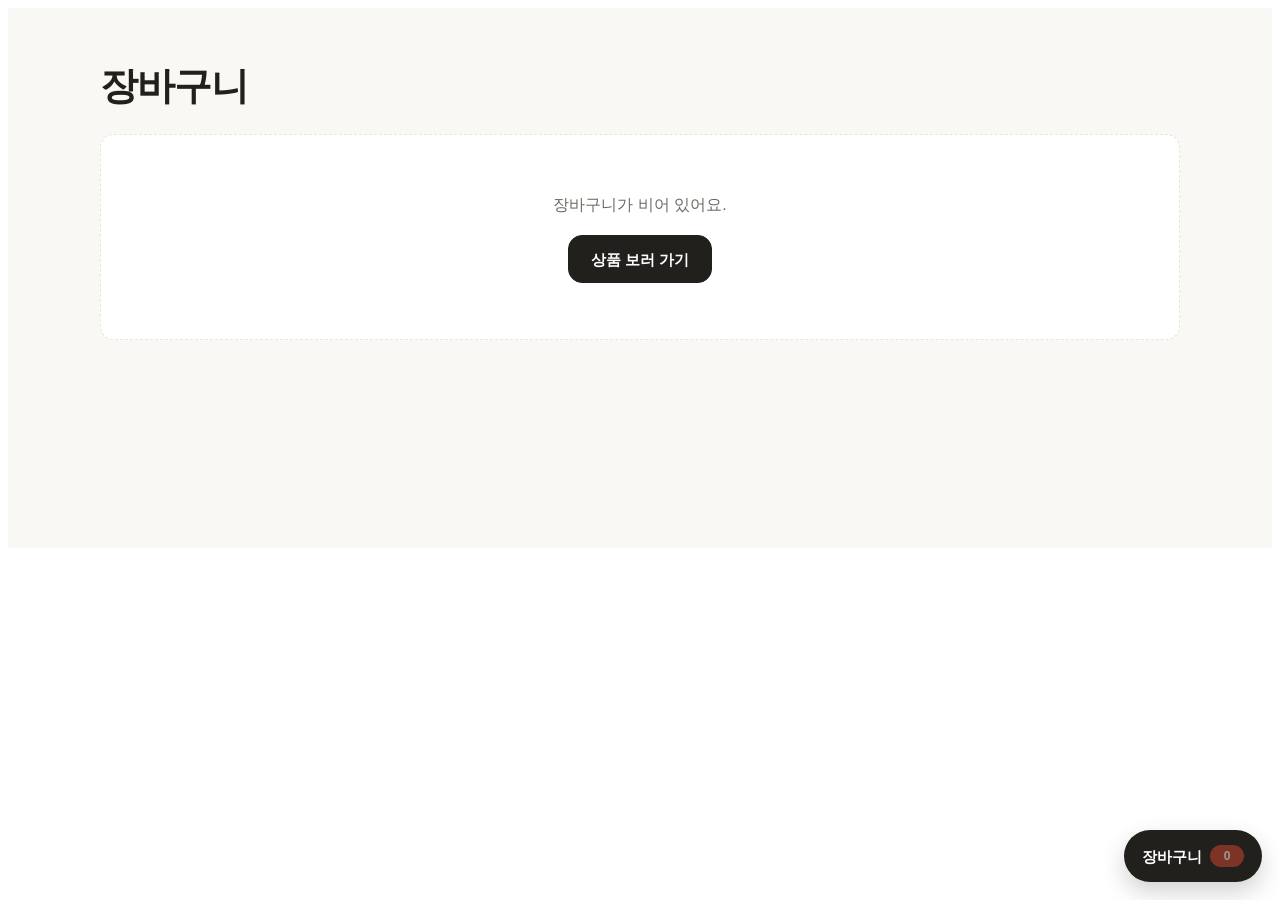
<file: shop/cart.html>
<!doctype html>
<html lang="ko">
<head>
  <meta charset="utf-8">
  <meta name="viewport" content="width=device-width, initial-scale=1">
  <title>장바구니</title>
  <meta name="robots" content="noindex">
  <!-- ① 내 사이트 공통 CSS가 있으면 여기에 연결해요. 예) <link rel="stylesheet" href="../assets/style.css"> -->
  <link rel="stylesheet" href="shop.css">
</head>
<body data-shop-page="cart">
  <!-- ② HEADER: 내 사이트 머리(로고·메뉴)를 여기에 그대로 붙여 넣어요. 메뉴에 "쇼핑"(shop/)과 장바구니 링크를 넣어 주세요.
       장바구니 링크 예) <a href="cart.html" data-shop-cart>장바구니 <span class="sk-count" data-shop-cart-count>0</span></a> -->

  <main class="sk-page">
    <div class="sk-wrap">
      <div class="sk-head"><h1>장바구니</h1></div>
      <div data-shop-cart-page><div class="sk-empty">불러오는 중이에요…</div></div>
    </div>
  </main>

  <!-- ③ FOOTER: 내 사이트 바닥글을 여기에 붙여 넣어요. 사업자 정보(상호·대표·사업자번호·통신판매업 신고번호·주소·연락처)를 꼭 적어요. -->

  <script src="shop.js" defer></script>
</body>
</html>
</file>
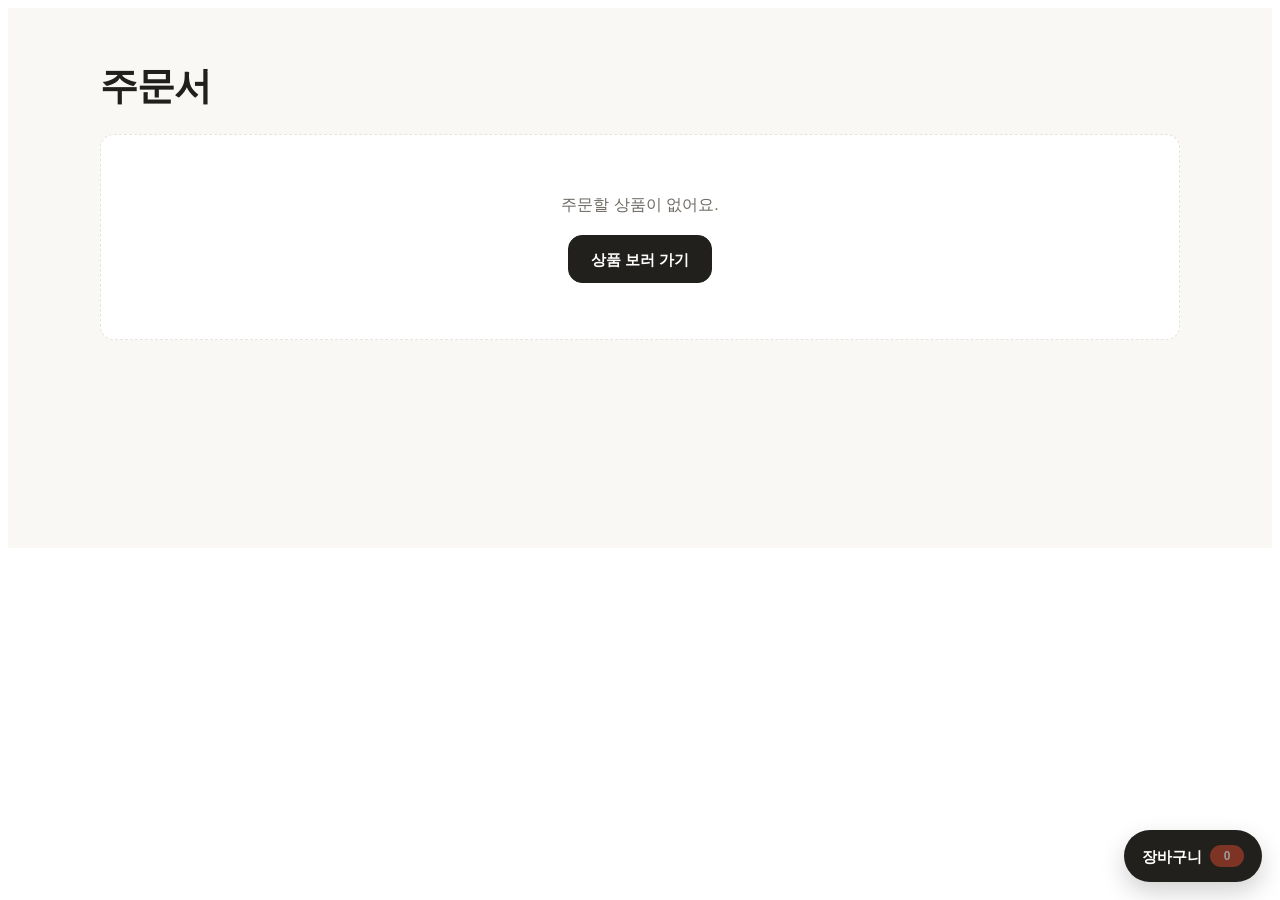
<file: shop/checkout.html>
<!doctype html>
<html lang="ko">
<head>
  <meta charset="utf-8">
  <meta name="viewport" content="width=device-width, initial-scale=1">
  <title>주문서</title>
  <meta name="robots" content="noindex">
  <!-- ① 내 사이트 공통 CSS가 있으면 여기에 연결해요. 예) <link rel="stylesheet" href="../assets/style.css"> -->
  <link rel="stylesheet" href="shop.css">
</head>
<body data-shop-page="checkout">
  <!-- ② HEADER: 내 사이트 머리(로고·메뉴)를 여기에 그대로 붙여 넣어요. 메뉴에 "쇼핑"(shop/)과 장바구니 링크를 넣어 주세요.
       장바구니 링크 예) <a href="cart.html" data-shop-cart>장바구니 <span class="sk-count" data-shop-cart-count>0</span></a> -->

  <main class="sk-page">
    <div class="sk-wrap">
      <div class="sk-head"><h1>주문서</h1></div>
      <div data-shop-checkout><div class="sk-empty">불러오는 중이에요…</div></div>
    </div>
  </main>

  <!-- ③ FOOTER: 내 사이트 바닥글을 여기에 붙여 넣어요. 사업자 정보(상호·대표·사업자번호·통신판매업 신고번호·주소·연락처)를 꼭 적어요. -->

  <script src="shop.js" defer></script>
</body>
</html>
</file>
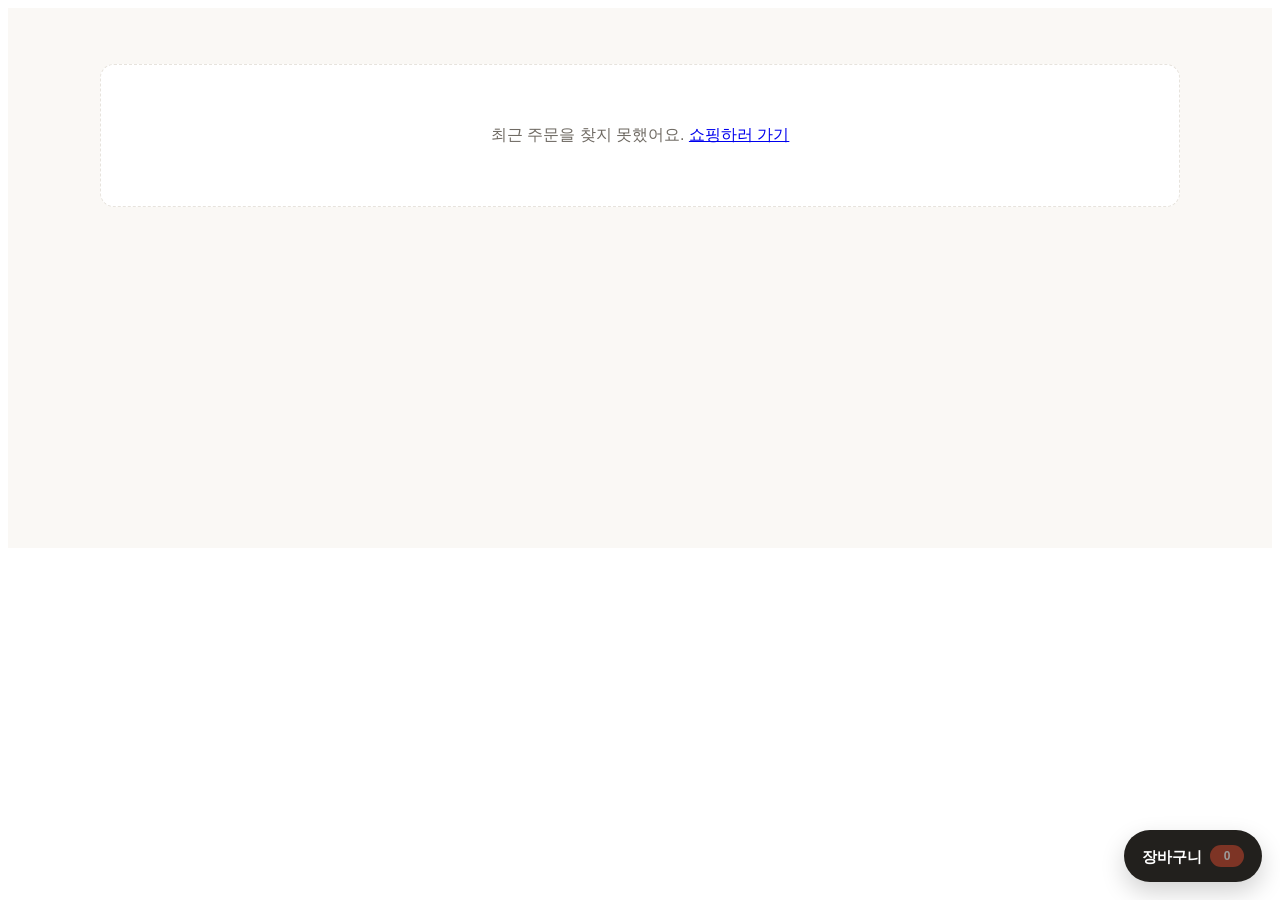
<file: shop/complete.html>
<!doctype html>
<html lang="ko">
<head>
  <meta charset="utf-8">
  <meta name="viewport" content="width=device-width, initial-scale=1">
  <title>주문 완료</title>
  <meta name="robots" content="noindex">
  <!-- ① 내 사이트 공통 CSS가 있으면 여기에 연결해요. 예) <link rel="stylesheet" href="../assets/style.css"> -->
  <link rel="stylesheet" href="shop.css">
</head>
<body data-shop-page="complete">
  <!-- ② HEADER: 내 사이트 머리(로고·메뉴)를 여기에 그대로 붙여 넣어요. 메뉴에 "쇼핑"(shop/)과 장바구니 링크를 넣어 주세요.
       장바구니 링크 예) <a href="cart.html" data-shop-cart>장바구니 <span class="sk-count" data-shop-cart-count>0</span></a> -->

  <main class="sk-page">
    <div class="sk-wrap">
      <div data-shop-complete><div class="sk-empty">불러오는 중이에요…</div></div>
    </div>
  </main>

  <!-- ③ FOOTER: 내 사이트 바닥글을 여기에 붙여 넣어요. 사업자 정보(상호·대표·사업자번호·통신판매업 신고번호·주소·연락처)를 꼭 적어요. -->

  <script src="shop.js" defer></script>
</body>
</html>
</file>
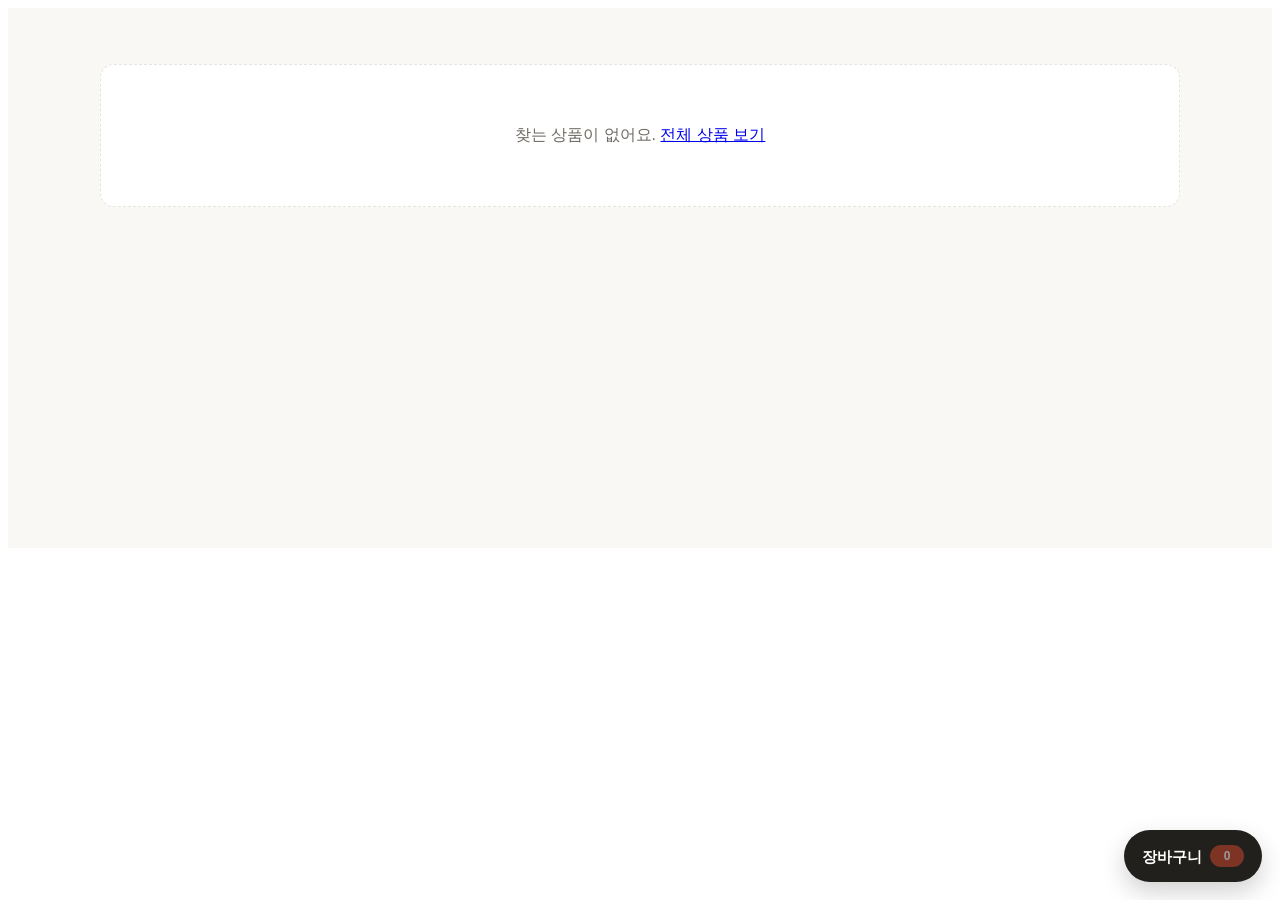
<file: shop/product.html>
<!doctype html>
<html lang="ko">
<head>
  <meta charset="utf-8">
  <meta name="viewport" content="width=device-width, initial-scale=1">
  <title>상품</title>
  <!-- ① 내 사이트 공통 CSS가 있으면 여기에 연결해요. 예) <link rel="stylesheet" href="../assets/style.css"> -->
  <link rel="stylesheet" href="shop.css">
</head>
<body data-shop-page="product">
  <!-- ② HEADER: 내 사이트 머리(로고·메뉴)를 여기에 그대로 붙여 넣어요. 메뉴에 "쇼핑"(shop/)과 장바구니 링크를 넣어 주세요.
       장바구니 링크 예) <a href="cart.html" data-shop-cart>장바구니 <span class="sk-count" data-shop-cart-count>0</span></a> -->

  <main class="sk-page">
    <div class="sk-wrap">
      <div data-shop-product><div class="sk-empty">상품을 불러오는 중이에요…</div></div>
    </div>
  </main>

  <!-- ③ FOOTER: 내 사이트 바닥글을 여기에 붙여 넣어요. 사업자 정보(상호·대표·사업자번호·통신판매업 신고번호·주소·연락처)를 꼭 적어요. -->

  <script src="shop.js" defer></script>
</body>
</html>
</file>
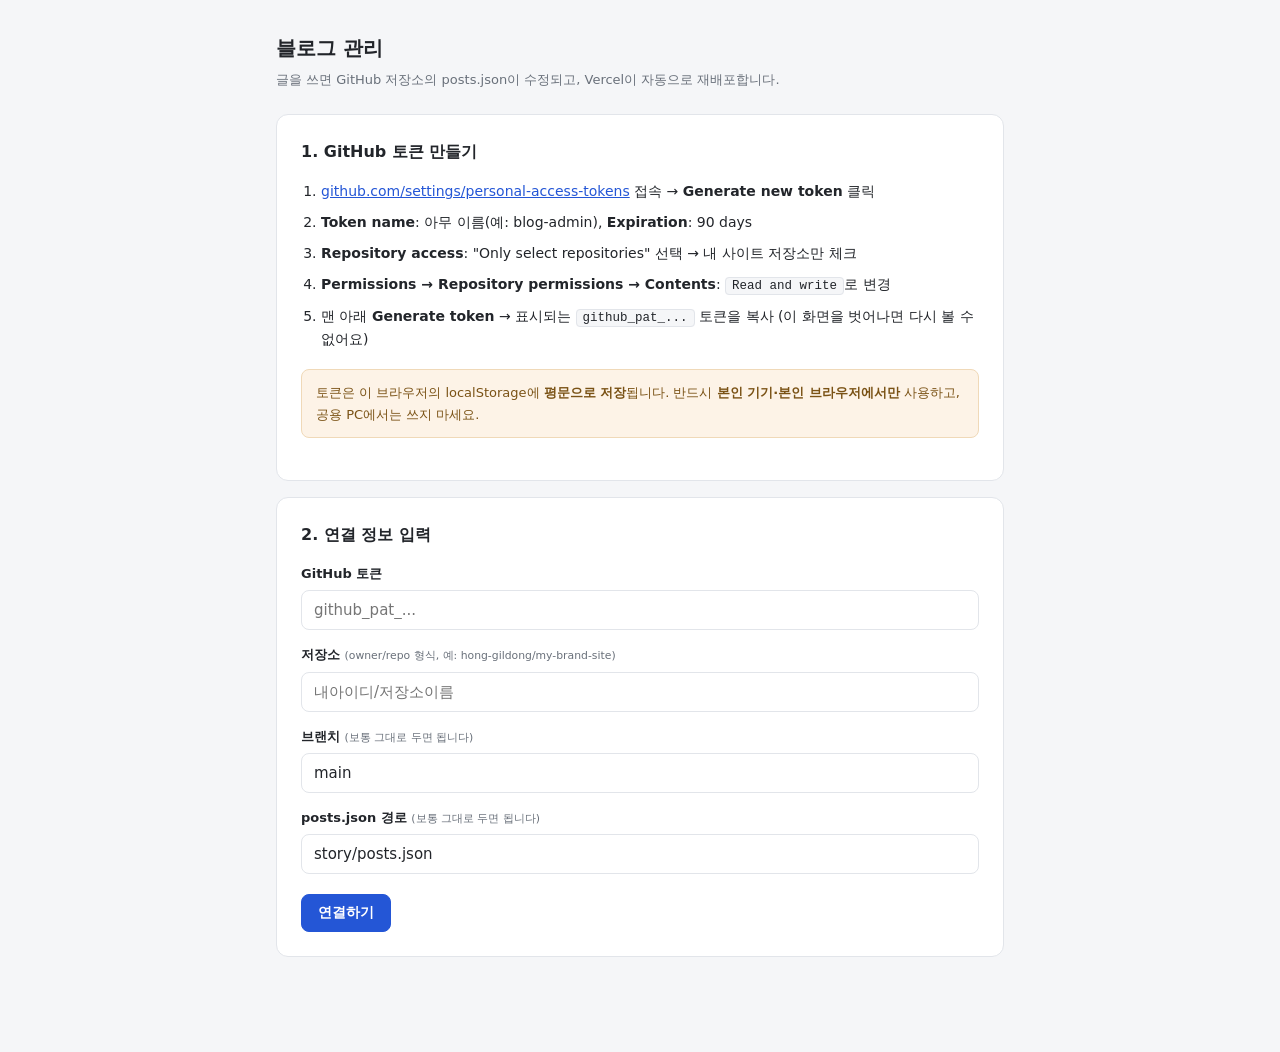
<file: story/admin.html>
<!DOCTYPE html>
<html lang="ko">
<head>
<meta charset="UTF-8">
<meta name="viewport" content="width=device-width, initial-scale=1">
<meta name="robots" content="noindex, nofollow">
<title>블로그 관리</title>
<style>
:root{
  --a-bg:#f5f6f8; --a-panel:#ffffff; --a-ink:#22252a; --a-sub:#69707a;
  --a-line:#e2e5ea; --a-brand:#2456d6; --a-danger:#c0392b; --a-ok:#1e7e46;
}
*{margin:0;padding:0;box-sizing:border-box}
body{background:var(--a-bg);color:var(--a-ink);line-height:1.65;
  font-family:system-ui,-apple-system,'Apple SD Gothic Neo','Malgun Gothic',sans-serif;
  font-size:15px;min-height:100vh}
.wrap{max-width:760px;margin:0 auto;padding:32px 16px 80px}
h1{font-size:20px;font-weight:700;margin-bottom:4px}
.sub{color:var(--a-sub);font-size:13px;margin-bottom:24px}
.panel{background:var(--a-panel);border:1px solid var(--a-line);border-radius:12px;
  padding:24px;margin-bottom:16px}
.panel h2{font-size:16px;margin-bottom:14px}
ol.guide{margin:0 0 18px 20px;font-size:14px;color:var(--a-ink)}
ol.guide li{margin-bottom:8px}
ol.guide code{background:var(--a-bg);border:1px solid var(--a-line);border-radius:4px;
  padding:1px 6px;font-size:12.5px;word-break:break-all}
.warn{background:#fdf3e7;border:1px solid #f0d9b8;color:#7a5215;border-radius:8px;
  padding:12px 14px;font-size:13px;margin-bottom:18px}
label{display:block;font-size:13px;font-weight:600;margin:14px 0 6px}
label small{font-weight:400;color:var(--a-sub)}
input[type=text],input[type=password],input[type=date],textarea{
  width:100%;border:1px solid var(--a-line);border-radius:8px;padding:10px 12px;
  font-size:15px;font-family:inherit;background:#fff;color:var(--a-ink)}
input:focus,textarea:focus{outline:2px solid color-mix(in srgb,var(--a-brand) 35%,transparent);
  border-color:var(--a-brand)}
textarea{min-height:260px;resize:vertical;line-height:1.7}
.btn{display:inline-block;border:1px solid var(--a-line);background:#fff;color:var(--a-ink);
  border-radius:8px;padding:9px 16px;font-size:14px;font-weight:600;cursor:pointer;
  font-family:inherit}
.btn:hover{background:var(--a-bg)}
.btn.primary{background:var(--a-brand);border-color:var(--a-brand);color:#fff}
.btn.primary:hover{filter:brightness(1.08)}
.btn.danger{color:var(--a-danger)}
.btn.small{padding:5px 10px;font-size:12.5px;font-weight:500}
.btn:disabled{opacity:.5;cursor:default}
.row-actions{display:flex;gap:8px;margin-top:20px;flex-wrap:wrap}
.status{margin:14px 0 0;padding:11px 14px;border-radius:8px;font-size:13.5px;display:none}
.status.show{display:block}
.status.info{background:#eef3fd;color:#1d3f8f;border:1px solid #ccdaf6}
.status.ok{background:#e9f6ee;color:var(--a-ok);border:1px solid #c4e5d1}
.status.err{background:#fdeeec;color:var(--a-danger);border:1px solid #f2cdc7;white-space:pre-line}
.topbar{display:flex;justify-content:space-between;align-items:flex-start;gap:12px;
  flex-wrap:wrap;margin-bottom:20px}
.repo-chip{font-size:12.5px;color:var(--a-sub);background:var(--a-panel);
  border:1px solid var(--a-line);border-radius:999px;padding:4px 12px}
.tbl-wrap{overflow-x:auto}
table{width:100%;border-collapse:collapse;font-size:14px}
th,td{text-align:left;padding:11px 10px;border-bottom:1px solid var(--a-line);
  vertical-align:middle}
th{font-size:12px;color:var(--a-sub);font-weight:600;letter-spacing:.03em}
td.title-cell{font-weight:600;max-width:280px}
td .date{color:var(--a-sub);font-size:13px;white-space:nowrap}
td.ops{white-space:nowrap;text-align:right}
.empty-row td{color:var(--a-sub);text-align:center;padding:32px 10px}
.help{background:var(--a-bg);border:1px solid var(--a-line);border-radius:8px;
  padding:10px 14px;font-size:12.5px;color:var(--a-sub);margin-top:8px;line-height:1.8}
.help code{background:#fff;border:1px solid var(--a-line);border-radius:4px;padding:0 5px}
.hidden{display:none}
a.plain{color:var(--a-brand)}
@media (max-width:520px){
  .panel{padding:18px 14px}
  td.title-cell{max-width:150px}
}
</style>
<meta name="robots" content="noindex,nofollow">
<link rel="canonical" href="https://subinpartners.github.io/an-myungsook-website/story/admin.html">
<meta name="description" content="안명숙 이야기 블로그 글 작성·관리 페이지입니다.">
<meta name="google-site-verification" content="Ylb9SW1oJ97iEDNj-5lR_IoSaZ2RMV7LyUWL3eBM-fE" />
</head>
<body>
<div class="wrap">
  <h1>블로그 관리</h1>
  <p class="sub">글을 쓰면 GitHub 저장소의 posts.json이 수정되고, Vercel이 자동으로 재배포합니다.</p>

  <!-- ===== 연결 화면 ===== -->
  <section id="view-connect" class="hidden">
    <div class="panel">
      <h2>1. GitHub 토큰 만들기</h2>
      <ol class="guide">
        <li><a class="plain" href="https://github.com/settings/personal-access-tokens" target="_blank" rel="noopener">github.com/settings/personal-access-tokens</a> 접속 → <strong>Generate new token</strong> 클릭</li>
        <li><strong>Token name</strong>: 아무 이름(예: blog-admin), <strong>Expiration</strong>: 90 days</li>
        <li><strong>Repository access</strong>: "Only select repositories" 선택 → 내 사이트 저장소만 체크</li>
        <li><strong>Permissions → Repository permissions → Contents</strong>: <code>Read and write</code>로 변경</li>
        <li>맨 아래 <strong>Generate token</strong> → 표시되는 <code>github_pat_...</code> 토큰을 복사 (이 화면을 벗어나면 다시 볼 수 없어요)</li>
      </ol>
      <div class="warn">토큰은 이 브라우저의 localStorage에 <strong>평문으로 저장</strong>됩니다. 반드시 <strong>본인 기기·본인 브라우저에서만</strong> 사용하고, 공용 PC에서는 쓰지 마세요.</div>
    </div>
    <div class="panel">
      <h2>2. 연결 정보 입력</h2>
      <form id="connect-form">
        <label>GitHub 토큰</label>
        <input type="password" id="c-token" placeholder="github_pat_..." autocomplete="off" required>
        <label>저장소 <small>(owner/repo 형식, 예: hong-gildong/my-brand-site)</small></label>
        <input type="text" id="c-repo" placeholder="내아이디/저장소이름" autocomplete="off" required>
        <label>브랜치 <small>(보통 그대로 두면 됩니다)</small></label>
        <input type="text" id="c-branch" value="main" autocomplete="off">
        <label>posts.json 경로 <small>(보통 그대로 두면 됩니다)</small></label>
        <input type="text" id="c-path" value="story/posts.json" autocomplete="off">
        <div class="row-actions">
          <button type="submit" class="btn primary">연결하기</button>
        </div>
      </form>
      <div id="connect-status" class="status"></div>
    </div>
  </section>

  <!-- ===== 목록 화면 ===== -->
  <section id="view-list" class="hidden">
    <div class="topbar">
      <span class="repo-chip" id="repo-chip"></span>
      <div style="display:flex;gap:8px;flex-wrap:wrap">
        <a class="btn small" href="../index.html" id="open-blog">내 블로그 열기</a>
        <button class="btn small" id="btn-reload">새로고침</button>
        <button class="btn small danger" id="btn-disconnect">연결 해제</button>
      </div>
    </div>
    <div class="panel">
      <div style="display:flex;justify-content:space-between;align-items:center;margin-bottom:14px">
        <h2 style="margin:0">글 목록</h2>
        <button class="btn primary" id="btn-new">새 글 쓰기</button>
      </div>
      <div class="tbl-wrap">
        <table>
          <thead><tr><th>제목</th><th>날짜</th><th style="text-align:right">관리</th></tr></thead>
          <tbody id="post-rows"></tbody>
        </table>
      </div>
      <div id="list-status" class="status"></div>
    </div>
  </section>

  <!-- ===== 편집 화면 ===== -->
  <section id="view-edit" class="hidden">
    <div class="panel">
      <h2 id="edit-heading">새 글 쓰기</h2>
      <form id="edit-form">
        <label>제목</label>
        <input type="text" id="f-title" required>
        <label>날짜</label>
        <input type="date" id="f-date" required>
        <label>요약 <small>(목록 카드에 보이는 한두 문장)</small></label>
        <input type="text" id="f-summary">
        <label>태그 <small>(콤마로 구분, 예: 브랜드, 신제품)</small></label>
        <input type="text" id="f-tags">
        <label>본문</label>
        <textarea id="f-body" required></textarea>
        <label>작성자 <small>(검색·AI 신뢰 신호. 예: 홍길동 · ○○ 대표)</small></label>
        <input type="text" id="f-author">
        <label>FAQ <small>(선택. 한 줄에 하나, <code>질문 | 답</code> 형식 — 글 끝에 접이식으로 붙고 FAQ 구조화 데이터가 됩니다)</small></label>
        <textarea id="f-faq" rows="3" placeholder="무기자차는 왜 하얗게 뜨나요? | 산화아연·이산화티탄 입자가 빛을 반사해서입니다. 얇게 여러 번 펴 바르면 줄어듭니다."></textarea>
        <label>참고·출처 <small>(선택. 한 줄에 하나, <code>제목 | URL</code> 형식)</small></label>
        <textarea id="f-sources" rows="2" placeholder="식약처 기능성화장품 안내 | https://..."></textarea>
        <div class="help">
          본문 작성 규칙 (이것만 지원해요)<br>
          &bull; 문단 나누기: 빈 줄 한 줄<br>
          &bull; 소제목: 줄 맨 앞에 <code>## </code><br>
          &bull; 목록: 줄 맨 앞에 <code>- </code>
        </div>
        <div class="row-actions">
          <button type="submit" class="btn primary" id="btn-save">저장</button>
          <button type="button" class="btn" id="btn-cancel">취소</button>
        </div>
      </form>
      <div id="edit-status" class="status"></div>
    </div>
  </section>
</div>

<script>
(function(){
  'use strict';
  var LS_KEY = 'blogAdminConfig';
  var API = 'https://api.github.com';
  var config = null;      // {token, repo, branch, path}
  var posts = [];         // 현재 posts 배열
  var currentSha = null;  // posts.json의 현재 sha
  var editingId = null;   // 수정 중인 글 id (새 글이면 null)

  // ---------- 유틸 ----------
  function $(id){ return document.getElementById(id); }
  function show(id){ ['view-connect','view-list','view-edit'].forEach(function(v){
    $(v).classList.toggle('hidden', v !== id); }); window.scrollTo(0,0); }
  function setStatus(id, type, msg){
    var n = $(id);
    n.className = 'status show ' + type;
    n.textContent = msg;
  }
  function clearStatus(id){ $(id).className = 'status'; $(id).textContent=''; }

  // 유니코드 안전 base64
  function b64encode(str){
    var bytes = new TextEncoder().encode(str), bin = '';
    for (var i = 0; i < bytes.length; i++) bin += String.fromCharCode(bytes[i]);
    return btoa(bin);
  }
  function b64decode(b64){
    var bin = atob(b64.replace(/\s/g,'')), bytes = new Uint8Array(bin.length);
    for (var i = 0; i < bin.length; i++) bytes[i] = bin.charCodeAt(i);
    return new TextDecoder().decode(bytes);
  }

  function slugify(title){
    var s = String(title).toLowerCase()
      .replace(/[^a-z0-9가-힣]+/g, '-')
      .replace(/^-+|-+$/g, '')
      .slice(0, 40);
    return (s || 'post') + '-' + Date.now().toString(36);
  }

  function today(){
    var d = new Date();
    return d.getFullYear() + '-' + String(d.getMonth()+1).padStart(2,'0') + '-' +
      String(d.getDate()).padStart(2,'0');
  }

  // ---------- GitHub API ----------
  function gh(method, urlPath, body){
    return fetch(API + urlPath, {
      method: method,
      headers: {
        'Authorization': 'Bearer ' + config.token,
        'Accept': 'application/vnd.github+json',
        'X-GitHub-Api-Version': '2022-11-28'
      },
      body: body ? JSON.stringify(body) : undefined
    });
  }

  function contentsPath(){
    return '/repos/' + config.repo + '/contents/' +
      config.path.split('/').map(encodeURIComponent).join('/');
  }

  function friendlyError(status, detail){
    if (status === 401) return '토큰이 올바르지 않거나 만료되었습니다. 연결 해제 후 새 토큰으로 다시 연결해 주세요.';
    if (status === 403) return '권한이 없습니다. 토큰의 Repository access에 이 저장소가 포함되어 있고, Contents 권한이 Read and write인지 확인해 주세요.';
    if (status === 404) return '파일을 찾을 수 없습니다. 저장소 이름(owner/repo), 브랜치, posts.json 경로를 확인해 주세요.';
    return 'GitHub 오류 (' + status + ')' + (detail ? '\n' + detail : '');
  }

  function loadPosts(){
    return gh('GET', contentsPath() + '?ref=' + encodeURIComponent(config.branch))
      .then(function(r){
        if (!r.ok) return r.json().catch(function(){return {};}).then(function(j){
          throw new Error(friendlyError(r.status, j.message));
        });
        return r.json();
      })
      .then(function(j){
        currentSha = j.sha;
        var parsed;
        try { parsed = JSON.parse(b64decode(j.content)); }
        catch(e){ throw new Error('posts.json 파싱에 실패했습니다. 파일이 올바른 JSON인지 확인해 주세요.'); }
        posts = Array.isArray(parsed) ? parsed : [];
        return posts;
      });
  }

  // newPosts 저장. 409/sha 불일치 시 1회 재로드 후 재시도.
  function savePosts(newPosts, message, isRetry){
    var body = {
      message: message,
      content: b64encode(JSON.stringify(newPosts, null, 2) + '\n'),
      sha: currentSha,
      branch: config.branch
    };
    return gh('PUT', contentsPath(), body).then(function(r){
      if (r.ok) return r.json().then(function(j){
        currentSha = j.content && j.content.sha;
        posts = newPosts;
      });
      return r.json().catch(function(){return {};}).then(function(j){
        var conflict = r.status === 409 ||
          (r.status === 422 && /sha/i.test(j.message || ''));
        if (conflict && !isRetry){
          // 원격이 먼저 바뀜: 재로드 후 1회 재시도 (내 변경을 최신 상태 위에 다시 적용해야 하므로
          // 여기서는 sha만 새로 받아 같은 내용으로 재시도)
          return loadPosts().then(function(){
            return savePosts(newPosts, message, true);
          });
        }
        throw new Error(friendlyError(r.status, j.message));
      });
    });
  }

  // ---------- 화면: 연결 ----------
  $('connect-form').addEventListener('submit', function(e){
    e.preventDefault();
    var repo = $('c-repo').value.trim().replace(/^https?:\/\/github\.com\//,'').replace(/\/+$/,'');
    var cfg = {
      token: $('c-token').value.trim(),
      repo: repo,
      branch: $('c-branch').value.trim() || 'main',
      path: $('c-path').value.trim().replace(/^\/+/,'') || 'story/posts.json'
    };
    if (!/^[^\/\s]+\/[^\/\s]+$/.test(cfg.repo)){
      setStatus('connect-status','err','저장소는 owner/repo 형식으로 입력해 주세요. (예: hong-gildong/my-site)');
      return;
    }
    config = cfg;
    setStatus('connect-status','info','연결 확인 중...');
    loadPosts().then(function(){
      localStorage.setItem(LS_KEY, JSON.stringify(cfg));
      clearStatus('connect-status');
      renderList();
      show('view-list');
    }).catch(function(err){
      config = null;
      setStatus('connect-status','err', err.message);
    });
  });

  // ---------- 화면: 목록 ----------
  function renderList(){
    $('repo-chip').textContent = config.repo + ' · ' + config.branch + ' · ' + config.path;
    var tbody = $('post-rows');
    tbody.textContent = '';
    var sorted = posts.slice().sort(function(a,b){
      return String(b.date||'').localeCompare(String(a.date||''));
    });
    if (sorted.length === 0){
      var tr = document.createElement('tr');
      tr.className = 'empty-row';
      var td = document.createElement('td');
      td.colSpan = 3;
      td.textContent = '아직 글이 없습니다. 첫 글을 써보세요.';
      tr.appendChild(td);
      tbody.appendChild(tr);
      return;
    }
    sorted.forEach(function(p){
      var tr = document.createElement('tr');
      var tdT = document.createElement('td');
      tdT.className = 'title-cell';
      tdT.textContent = String(p.title || '(제목 없음)');
      var tdD = document.createElement('td');
      var span = document.createElement('span');
      span.className = 'date';
      span.textContent = String(p.date || '');
      tdD.appendChild(span);
      var tdO = document.createElement('td');
      tdO.className = 'ops';
      var bE = document.createElement('button');
      bE.className = 'btn small'; bE.type = 'button'; bE.textContent = '수정';
      bE.addEventListener('click', function(){ openEdit(p.id); });
      var bD = document.createElement('button');
      bD.className = 'btn small danger'; bD.type = 'button'; bD.textContent = '삭제';
      bD.style.marginLeft = '6px';
      bD.addEventListener('click', function(){ removePost(p); });
      tdO.appendChild(bE); tdO.appendChild(bD);
      tr.appendChild(tdT); tr.appendChild(tdD); tr.appendChild(tdO);
      tbody.appendChild(tr);
    });
  }

  $('btn-reload').addEventListener('click', function(){
    setStatus('list-status','info','불러오는 중...');
    loadPosts().then(function(){ clearStatus('list-status'); renderList(); })
      .catch(function(err){ setStatus('list-status','err', err.message); });
  });

  $('btn-disconnect').addEventListener('click', function(){
    if (!confirm('연결을 해제할까요? 저장된 토큰과 설정이 이 브라우저에서 삭제됩니다.')) return;
    localStorage.removeItem(LS_KEY);
    config = null; posts = []; currentSha = null;
    $('c-token').value = '';
    show('view-connect');
  });

  function removePost(p){
    if (!confirm('"' + String(p.title||'') + '" 글을 삭제할까요? 되돌릴 수 없습니다.')) return;
    var newPosts = posts.filter(function(x){ return x.id !== p.id; });
    setStatus('list-status','info','삭제하는 중...');
    savePosts(newPosts, 'post: 삭제 - ' + String(p.title||p.id))
      .then(function(){
        renderList();
        setStatus('list-status','ok','삭제 완료 — Vercel이 1~2분 안에 자동 재배포합니다.');
      })
      .catch(function(err){ setStatus('list-status','err', err.message); });
  }

  // ---------- 화면: 편집 ----------
  function openEdit(id){
    editingId = id || null;
    clearStatus('edit-status');
    var p = null;
    if (id) posts.forEach(function(x){ if (x.id === id) p = x; });
    $('edit-heading').textContent = p ? '글 수정' : '새 글 쓰기';
    $('f-title').value = p ? String(p.title||'') : '';
    $('f-date').value = p ? String(p.date||today()) : today();
    $('f-summary').value = p ? String(p.summary||'') : '';
    $('f-tags').value = p && Array.isArray(p.tags) ? p.tags.join(', ') : '';
    $('f-body').value = p ? String(p.body||'') : '';
    $('f-author').value = p ? String(p.author||'') : (localStorage.getItem('blog-author') || '');
    $('f-faq').value = p && Array.isArray(p.faq) ? p.faq.map(function(f){ return (f.q||'') + ' | ' + (f.a||''); }).join('\n') : '';
    $('f-sources').value = p && Array.isArray(p.sources) ? p.sources.map(function(s){ return (s.title||'') + (s.url ? ' | ' + s.url : ''); }).join('\n') : '';
    show('view-edit');
  }

  $('btn-new').addEventListener('click', function(){ openEdit(null); });
  $('btn-cancel').addEventListener('click', function(){ show('view-list'); });

  $('edit-form').addEventListener('submit', function(e){
    e.preventDefault();
    var title = $('f-title').value.trim();
    var prev = null;
    if (editingId) posts.forEach(function(x){ if (x.id === editingId) prev = x; });
    function pairs(text, k1, k2){
      return text.split('\n').map(function(l){ return l.trim(); }).filter(Boolean).map(function(l){
        var i = l.indexOf('|'); var o = {};
        o[k1] = (i < 0 ? l : l.slice(0, i)).trim();
        if (i >= 0 && l.slice(i+1).trim()) o[k2] = l.slice(i+1).trim();
        return o;
      });
    }
    var author = $('f-author').value.trim();
    if (author) localStorage.setItem('blog-author', author);
    var faq = pairs($('f-faq').value, 'q', 'a').filter(function(f){ return f.q && f.a; });
    var sources = pairs($('f-sources').value, 'title', 'url');
    // 이 폼에 없는 필드(url·description·updated 등)는 그대로 보존합니다.
    var post = Object.assign({}, prev || {}, {
      id: editingId || slugify(title),
      title: title,
      date: $('f-date').value || today(),
      summary: $('f-summary').value.trim(),
      tags: $('f-tags').value.split(',').map(function(s){return s.trim();}).filter(Boolean),
      body: $('f-body').value.replace(/\r\n/g,'\n').trim()
    });
    if (author) post.author = author; else delete post.author;
    if (faq.length) post.faq = faq; else delete post.faq;
    if (sources.length) post.sources = sources; else delete post.sources;
    if (prev && prev.body !== post.body) post.updated = today();
    var newPosts;
    if (editingId){
      newPosts = posts.map(function(x){ return x.id === editingId ? post : x; });
    } else {
      newPosts = posts.concat([post]);
    }
    var btn = $('btn-save');
    btn.disabled = true;
    setStatus('edit-status','info','저장하는 중...');
    savePosts(newPosts, 'post: ' + title)
      .then(function(){
        btn.disabled = false;
        renderList();
        show('view-list');
        setStatus('list-status','ok','저장 완료 — Vercel이 1~2분 안에 자동 재배포합니다. 위의 "내 블로그 열기"로 확인해 보세요.');
      })
      .catch(function(err){
        btn.disabled = false;
        setStatus('edit-status','err', err.message);
      });
  });

  // ---------- 시작 ----------
  (function init(){
    var saved = null;
    try { saved = JSON.parse(localStorage.getItem(LS_KEY) || 'null'); } catch(e){}
    if (saved && saved.token && saved.repo){
      config = saved;
      show('view-list');
      $('repo-chip').textContent = config.repo;
      setStatus('list-status','info','글 목록을 불러오는 중...');
      loadPosts().then(function(){ clearStatus('list-status'); renderList(); })
        .catch(function(err){ setStatus('list-status','err', err.message); renderList(); });
    } else {
      show('view-connect');
    }
  })();
})();
</script>
</body>
</html>
</file>
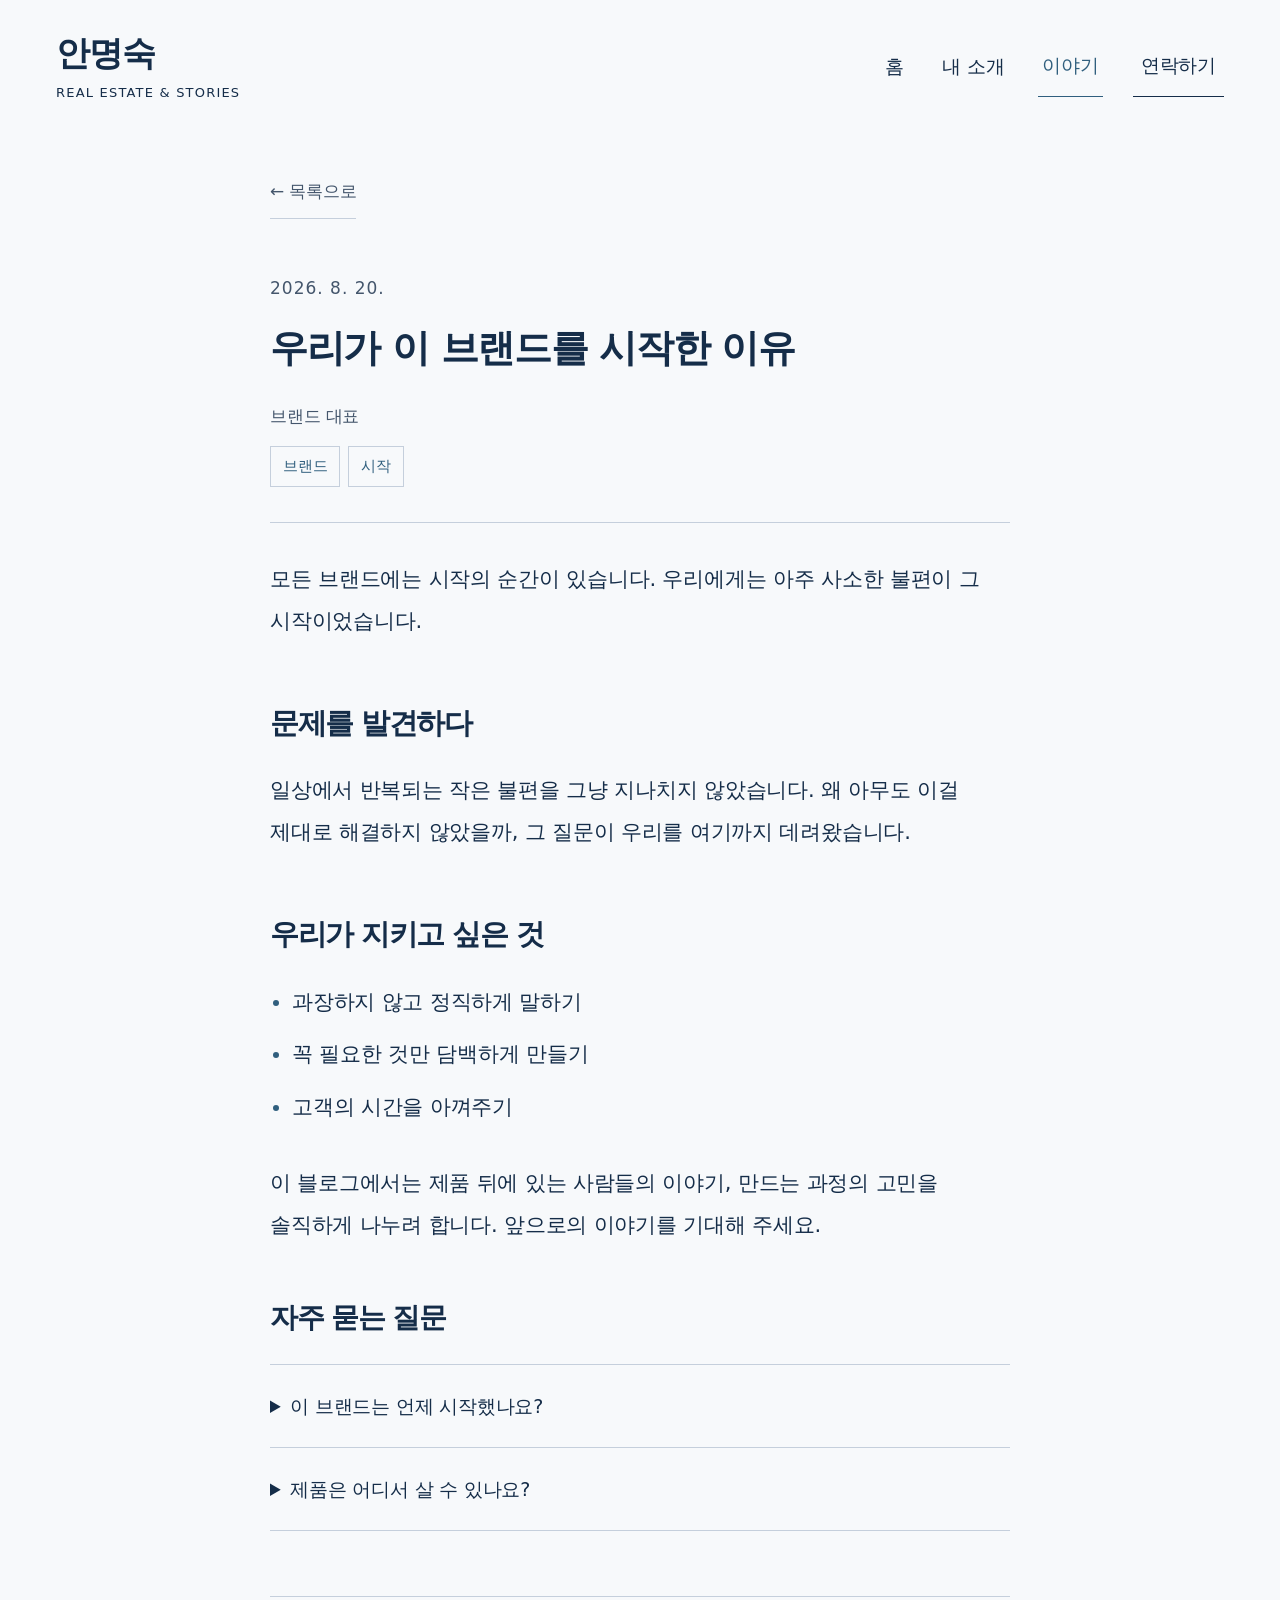
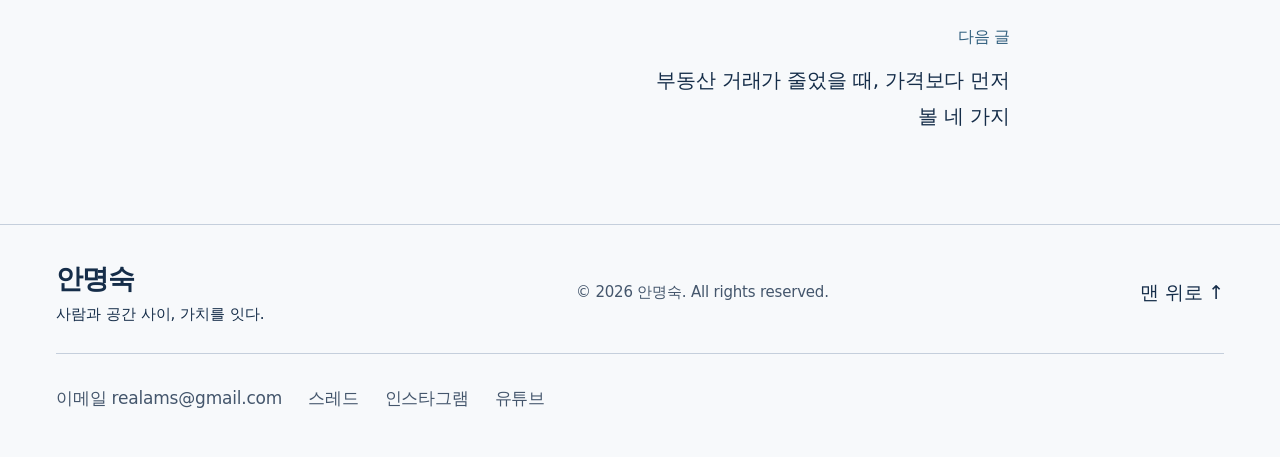
<file: story/first-story-20260829.html>
<!DOCTYPE html>
<html lang="ko">
<head>
<meta charset="UTF-8">
<meta name="viewport" content="width=device-width, initial-scale=1">
<title>우리가 이 브랜드를 시작한 이유 | 안명숙의 이야기</title>
<meta name="description" content="작은 불편에서 시작된 고민이 어떻게 하나의 브랜드가 되었는지, 그 첫 마음을 기록합니다.">
<meta name="author" content="">
<meta property="og:type" content="article">
<meta property="og:title" content="우리가 이 브랜드를 시작한 이유 | 안명숙의 이야기">
<meta property="og:description" content="작은 불편에서 시작된 고민이 어떻게 하나의 브랜드가 되었는지, 그 첫 마음을 기록합니다.">
<meta property="og:url" content="https://subinpartners.github.io/an-myungsook-website/story/first-story-20260829.html">
<meta name="theme-color" content="#f4f0e9">
<link rel="stylesheet" href="../styles.css">
<link rel="stylesheet" href="blog.css">
<script src="../script.js" defer></script>
<link rel="canonical" href="https://subinpartners.github.io/an-myungsook-website/story/first-story-20260829.html">
<script type="application/ld+json">{"@context":"https://schema.org","@type":"BlogPosting","headline":"우리가 이 브랜드를 시작한 이유","description":"작은 불편에서 시작된 고민이 어떻게 하나의 브랜드가 되었는지, 그 첫 마음을 기록합니다.","datePublished":"2026-08-20","dateModified":"2026-08-20","mainEntityOfPage":"https://subinpartners.github.io/an-myungsook-website/story/first-story-20260829.html","inLanguage":"ko","author":{"@type":"Person","name":"브랜드 대표"}}</script>
<script type="application/ld+json">{"@context":"https://schema.org","@type":"FAQPage","mainEntity":[{"@type":"Question","name":"이 브랜드는 언제 시작했나요?","acceptedAnswer":{"@type":"Answer","text":"일상의 작은 불편을 해결하고 싶다는 고민에서 출발했습니다. 자세한 시작 이야기는 본문에 있습니다."}},{"@type":"Question","name":"제품은 어디서 살 수 있나요?","acceptedAnswer":{"@type":"Answer","text":"홈페이지의 '제품' 페이지에서 스토어로 바로 이동할 수 있습니다."}}]}</script>
<meta name="google-site-verification" content="Ylb9SW1oJ97iEDNj-5lR_IoSaZ2RMV7LyUWL3eBM-fE" />
<link rel="stylesheet" href="../readability.css?v=20261111">
</head>

<body id="top">
<a class="skip" href="#main">본문으로 건너뛰기</a>

<header class="header wrap">
    <a class="brand" href="../index.html" aria-label="안명숙 홈">안명숙<span>REAL ESTATE & STORIES</span></a>
    <button class="menu" aria-expanded="false" aria-controls="navigation">메뉴 <span aria-hidden="true">＋</span></button>
    <nav id="navigation" aria-label="주 메뉴"><a href="../index.html">홈</a><a href="../about.html">내 소개</a><a href="./" aria-current="page">이야기</a><a class="nav-contact" href="../index.html#contact">연락하기 <span aria-hidden="true">↗</span></a></nav>
  </header>

<div class="blog-wrap">
  <div class="top"><a class="back" href="index.html">&larr; 목록으로</a></div>
  <main id="main"><article><header class="post-head"><time datetime="2026-08-20">2026-08-20</time><h1>우리가 이 브랜드를 시작한 이유</h1><p class="meta">브랜드 대표</p></header><hr class="rule"><div class="body"><p>모든 브랜드에는 시작의 순간이 있습니다. 우리에게는 아주 사소한 불편이 그 시작이었습니다.</p>
<h2>문제를 발견하다</h2>
<p>일상에서 반복되는 작은 불편을 그냥 지나치지 않았습니다. 왜 아무도 이걸 제대로 해결하지 않았을까, 그 질문이 우리를 여기까지 데려왔습니다.</p>
<h2>우리가 지키고 싶은 것</h2>
<ul><li>과장하지 않고 정직하게 말하기</li><li>꼭 필요한 것만 담백하게 만들기</li><li>고객의 시간을 아껴주기</li></ul>
<p>이 블로그에서는 제품 뒤에 있는 사람들의 이야기, 만드는 과정의 고민을 솔직하게 나누려 합니다. 앞으로의 이야기를 기대해 주세요.</p></div><section class="faq"><h2>자주 묻는 질문</h2><details><summary>이 브랜드는 언제 시작했나요?</summary><p>일상의 작은 불편을 해결하고 싶다는 고민에서 출발했습니다. 자세한 시작 이야기는 본문에 있습니다.</p></details><details><summary>제품은 어디서 살 수 있나요?</summary><p>홈페이지의 &#39;제품&#39; 페이지에서 스토어로 바로 이동할 수 있습니다.</p></details></section><nav class="pn"><a href="./">모든 이야기 보기</a></nav></article></main>
</div>
<script>
(function(){
  var main = document.getElementById('main');

  function el(tag, cls, text){
    var n = document.createElement(tag);
    if (cls) n.className = cls;
    if (text != null) n.textContent = text;
    return n;
  }

  function fmtDate(s){
    var d = new Date(s + 'T00:00:00');
    if (isNaN(d)) return s || '';
    return d.getFullYear() + '. ' + (d.getMonth()+1) + '. ' + d.getDate() + '.';
  }

  // 초경량 마크다운: 빈 줄=문단, "## "=소제목, "- "=리스트. 전부 textContent로 삽입(XSS-safe).
  function renderBody(src){
    var box = el('div','body');
    var blocks = String(src || '').replace(/\r\n/g,'\n').split(/\n\s*\n/);
    blocks.forEach(function(block){
      block = block.trim();
      if (!block) return;
      var lines = block.split('\n');
      if (lines.every(function(l){ return /^- /.test(l.trim()); })){
        var ul = el('ul');
        lines.forEach(function(l){ ul.appendChild(el('li', null, l.trim().slice(2))); });
        box.appendChild(ul);
      } else if (/^## /.test(block)){
        box.appendChild(el('h2', null, block.slice(3).trim()));
      } else {
        box.appendChild(el('p', null, block));
      }
    });
    return box;
  }

  function notFound(){
    var d = el('div','notfound');
    d.appendChild(el('h1', null, '글을 찾을 수 없습니다'));
    d.appendChild(el('p', null, '주소가 잘못되었거나 삭제된 글일 수 있어요.'));
    var a = el('a', null, '글 목록으로 돌아가기');
    a.href = 'index.html';
    d.appendChild(a);
    main.appendChild(d);
  }

  function hrefOf(p){
    return p.url ? String(p.url) : 'post.html?id=' + encodeURIComponent(p.id || '');
  }

  function setAttr(sel, attr, val){
    var n = document.querySelector(sel);
    if (n) n.setAttribute(attr, val);
  }

  function addLd(obj){
    var ld = document.createElement('script');
    ld.type = 'application/ld+json';
    ld.textContent = JSON.stringify(obj);
    document.head.appendChild(ld);
  }

  function setMeta(post){
    document.querySelectorAll('script[type="application/ld+json"]').forEach(function(n){try {var t=JSON.parse(n.textContent)['@type'];if(t==='BlogPosting'||t==='FAQPage'||t==='BreadcrumbList')n.remove();}catch(e){}});
    var title = String(post.title || '이야기');
    var desc = String(post.description || post.summary || '').slice(0, 160);
    var url = "https://subinpartners.github.io/an-myungsook-website/story/" + (["market-four-signals-20261111","first-story-20260829"].includes(post.id) ? encodeURIComponent(post.id) + '.html' : 'post.html?id=' + encodeURIComponent(post.id || ''));
    var author = String(post.author || '').trim();
    document.title = title + ' — 안명숙의 이야기';
    setAttr('meta[name="description"]', 'content', desc);
    setAttr('meta[name="author"]', 'content', author);
    setAttr('link[rel="canonical"]', 'href', url);
    setAttr('meta[property="og:title"]', 'content', title);
    setAttr('meta[property="og:description"]', 'content', desc);
    setAttr('meta[property="og:url"]', 'content', url);

    var article = {
      '@context': 'https://schema.org',
      '@type': 'BlogPosting',
      headline: title,
      description: desc,
      datePublished: String(post.date || ''),
      dateModified: String(post.updated || post.date || ''),
      mainEntityOfPage: url,
      keywords: Array.isArray(post.tags) ? post.tags.map(String).join(', ') : ''
    };
    if (author) article.author = { '@type': 'Person', name: author };
    addLd(article);

    var faq = Array.isArray(post.faq) ? post.faq.filter(function(f){ return f && f.q && f.a; }) : [];
    if (faq.length){
      addLd({
        '@context': 'https://schema.org',
        '@type': 'FAQPage',
        mainEntity: faq.map(function(f){
          return { '@type': 'Question', name: String(f.q),
                   acceptedAnswer: { '@type': 'Answer', text: String(f.a) } };
        })
      });
    }
    addLd({
      '@context': 'https://schema.org',
      '@type': 'BreadcrumbList',
      itemListElement: [
        { '@type': 'ListItem', position: 1, name: '이야기', item: "https://subinpartners.github.io/an-myungsook-website/story/" },
        { '@type': 'ListItem', position: 2, name: title, item: url }
      ]
    });
  }

  function renderFaq(faq){
    var sec = el('section','faq');
    sec.appendChild(el('h2', null, '자주 묻는 질문'));
    faq.forEach(function(f){
      var d = el('details');
      d.appendChild(el('summary', null, String(f.q)));
      d.appendChild(el('p', null, String(f.a)));
      sec.appendChild(d);
    });
    return sec;
  }

  function renderSources(sources){
    var sec = el('section','sources');
    sec.appendChild(el('h2', null, '참고·출처'));
    var ol = el('ol');
    sources.forEach(function(s){
      var li = el('li');
      if (s && s.url){
        var a = el('a', null, String(s.title || s.url));
        a.href = String(s.url); a.rel = 'noopener'; a.target = '_blank';
        li.appendChild(a);
      } else {
        li.textContent = String(s && s.title || s || '');
      }
      ol.appendChild(li);
    });
    sec.appendChild(ol);
    return sec;
  }

  function render(posts){
    var qs = new URLSearchParams(location.search);
    var id = qs.get('id') || qs.get('slug') || "first-story-20260829";
    posts = (Array.isArray(posts) ? posts : []).slice().sort(function(a,b){
      return String(b.date||'').localeCompare(String(a.date||''));
    });
    var idx = -1;
    posts.forEach(function(p,i){ if (String(p.id) === id || (p.url && String(p.url).replace(/\.html$/,'') === id)) idx = i; });
    if (idx < 0){ notFound(); return; }
    var post = posts[idx];
    setMeta(post);

    var art = el('article');
    var head = el('header','post-head');
    var t = el('time', null, fmtDate(post.date));
    t.setAttribute('datetime', String(post.date||''));
    head.appendChild(t);
    head.appendChild(el('h1', null, String(post.title || '(제목 없음)')));
    if (post.author || (post.updated && post.updated !== post.date)){
      var meta = el('div','meta');
      if (post.author) meta.appendChild(el('span', null, String(post.author)));
      if (post.updated && post.updated !== post.date) meta.appendChild(el('span', null, '수정 ' + fmtDate(post.updated)));
      head.appendChild(meta);
    }
    if (Array.isArray(post.tags) && post.tags.length){
      var tags = el('div','tags');
      post.tags.forEach(function(tg){ tags.appendChild(el('span','tag', String(tg))); });
      head.appendChild(tags);
    }
    art.appendChild(head);
    art.appendChild(el('hr','rule'));
    art.appendChild(renderBody(post.body));
    var faq = Array.isArray(post.faq) ? post.faq.filter(function(f){ return f && f.q && f.a; }) : [];
    if (faq.length) art.appendChild(renderFaq(faq));
    if (Array.isArray(post.sources) && post.sources.length) art.appendChild(renderSources(post.sources));

    var prev = posts[idx+1]; // 더 오래된 글
    var next = posts[idx-1]; // 더 최신 글
    if (prev || next){
      var nav = el('nav','pn');
      function cell(p, cls, label){
        if (!p){ nav.appendChild(el('span')); return; }
        var a = el('a', cls);
        a.href = hrefOf(p);
        a.appendChild(el('div','dir', label));
        a.appendChild(el('div','pn-title', String(p.title || '')));
        nav.appendChild(a);
      }
      cell(prev, 'prev', '이전 글');
      cell(next, 'next', '다음 글');
      art.appendChild(nav);
    }
    main.replaceChildren(art);
  }

  fetch('posts.json', {cache:'no-store'})
    .then(function(r){ if(!r.ok) throw new Error(r.status); return r.json(); })
    .then(render)
    .catch(function(){ notFound(); });
})();
</script>

<footer class="footer wrap"><a class="brand" href="../index.html">안명숙<span>사람과 공간 사이, 가치를 잇다.</span></a><p>© <span id="year">2026</span> 안명숙. All rights reserved.</p><a href="#top">맨 위로 ↑</a></footer>

</body>
</html>
</file>
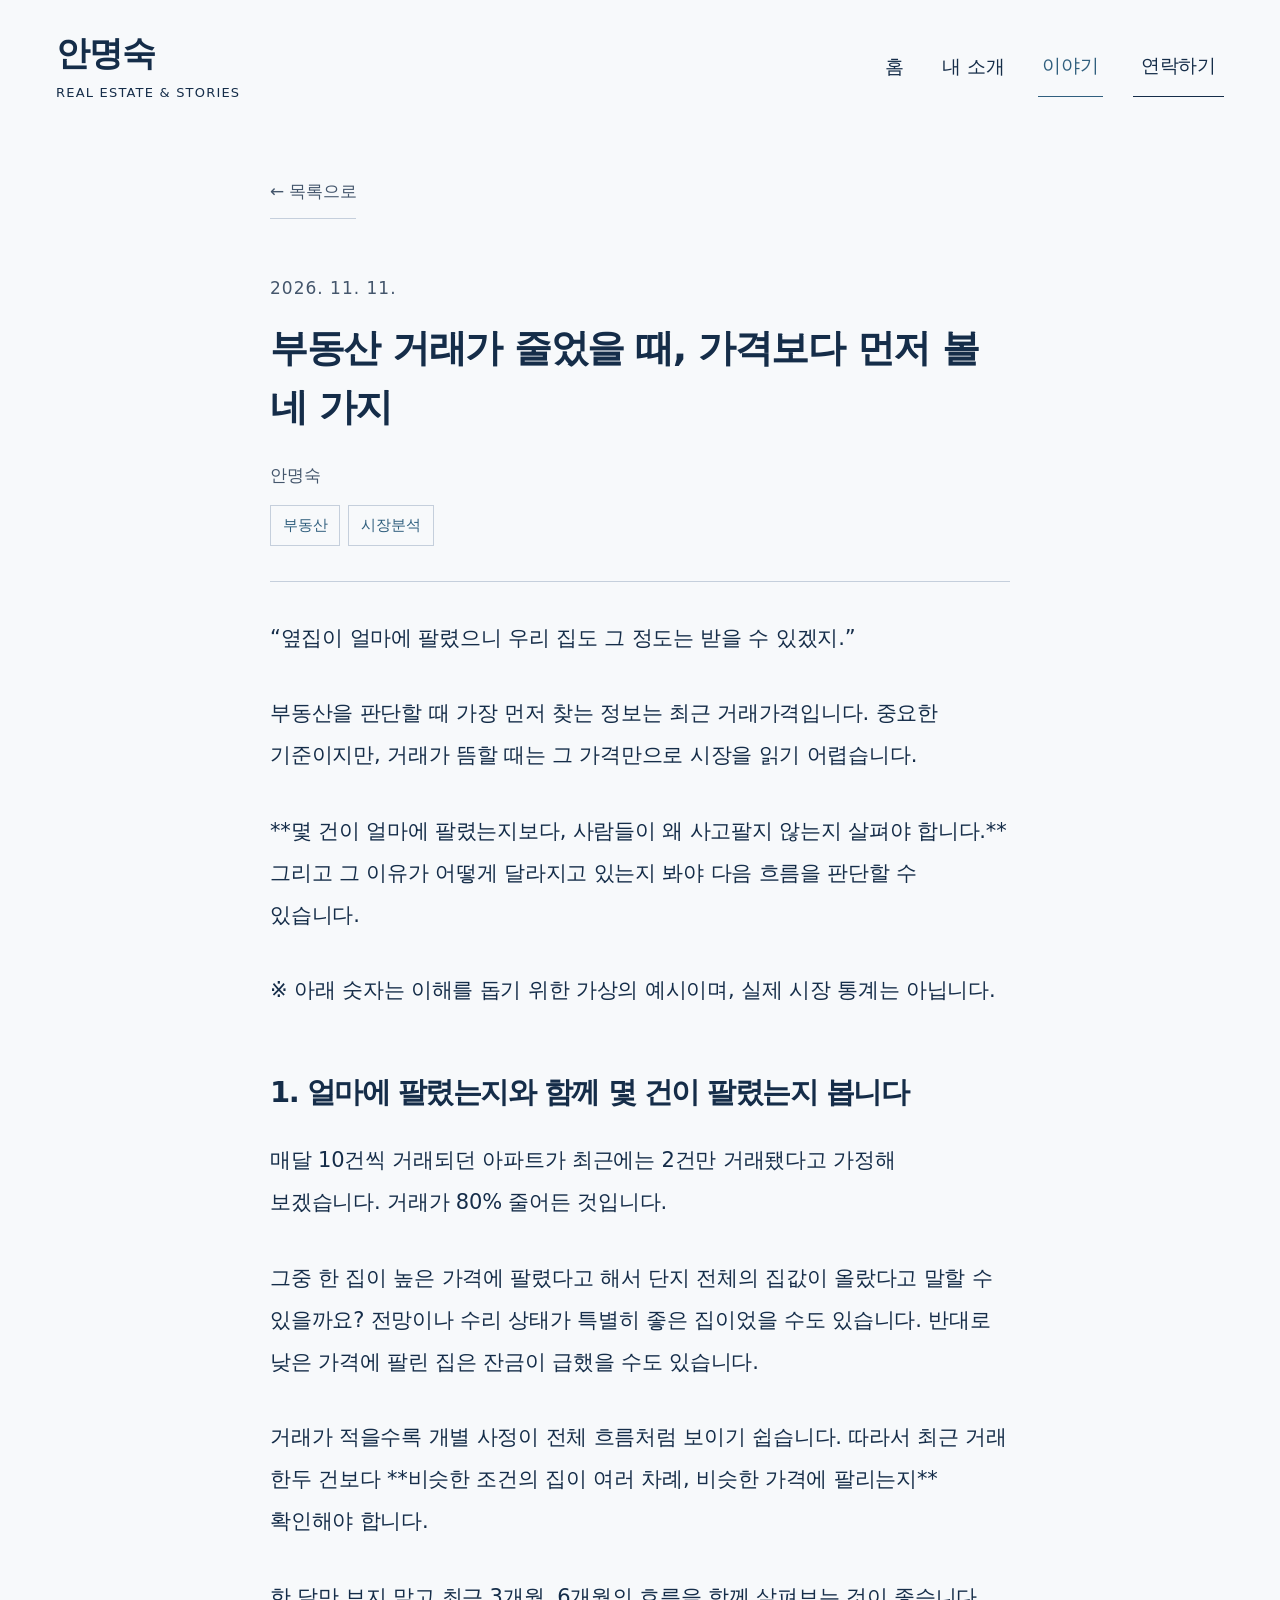
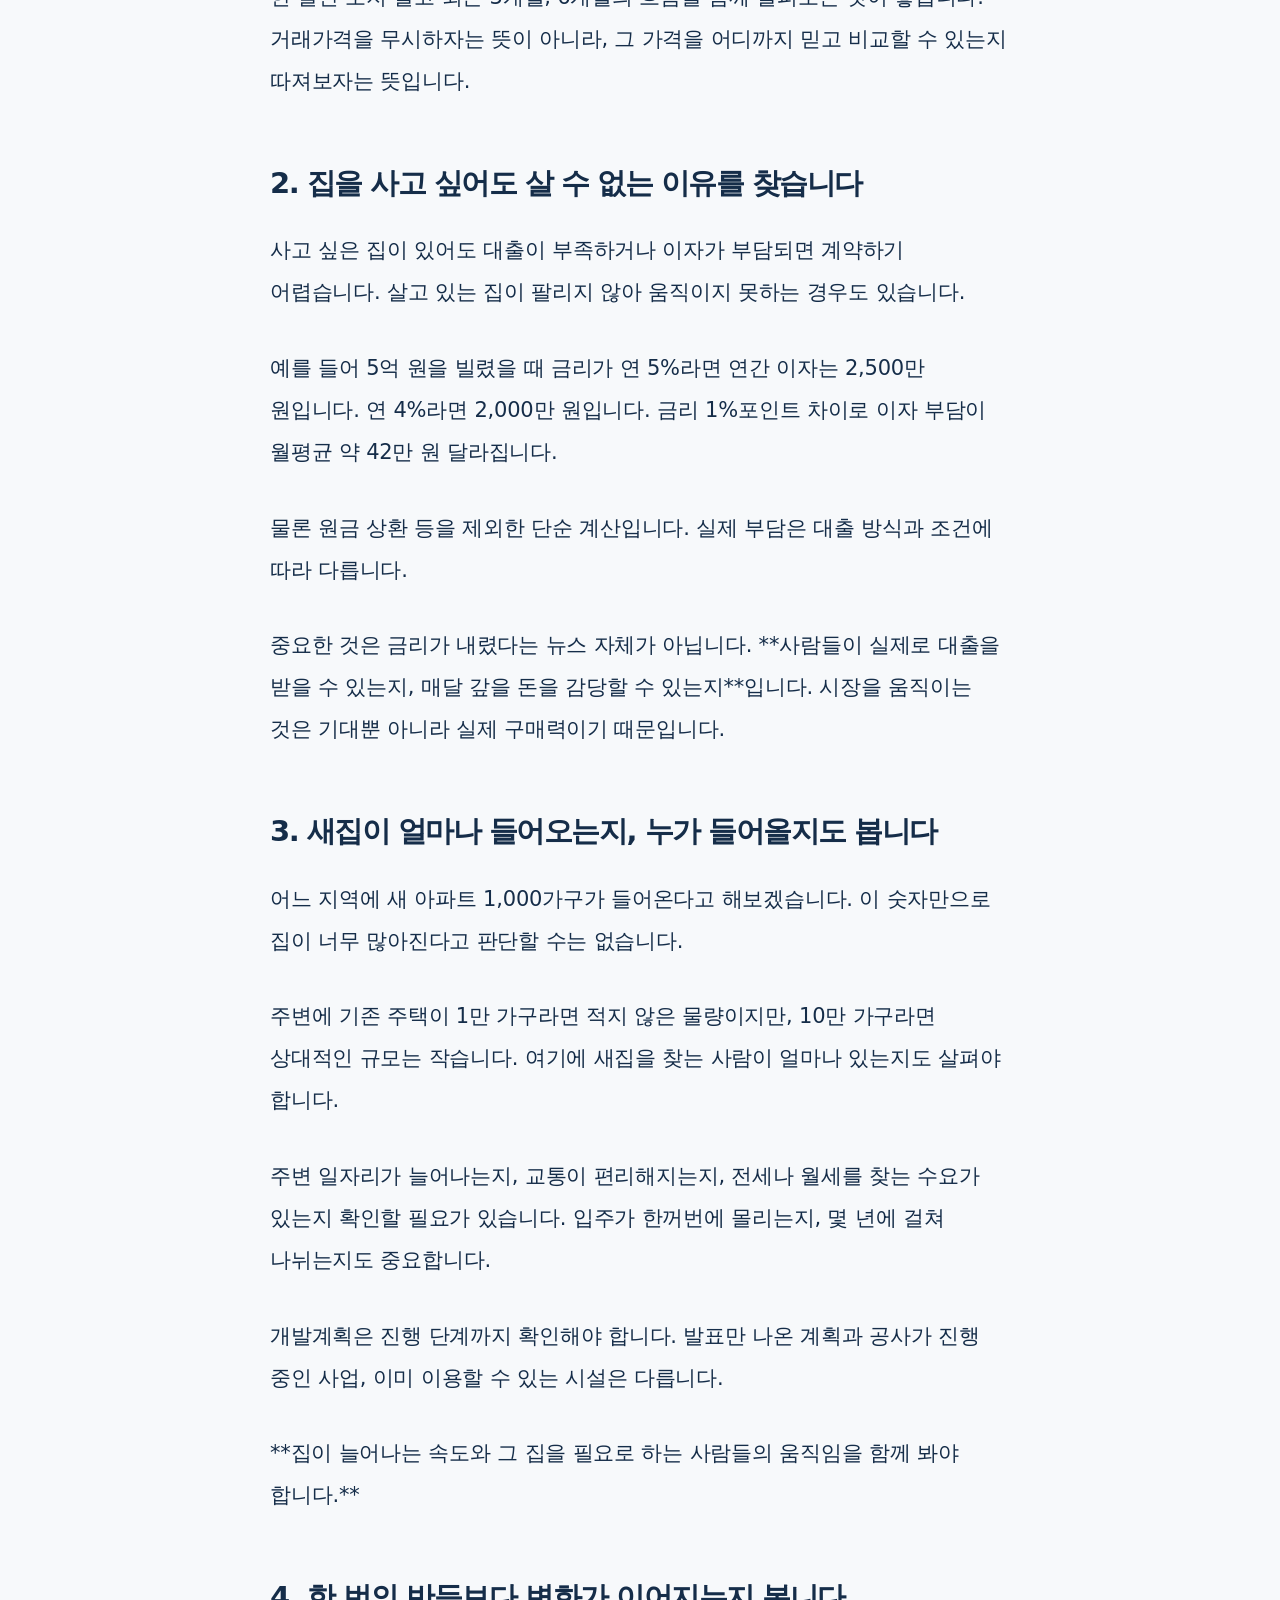
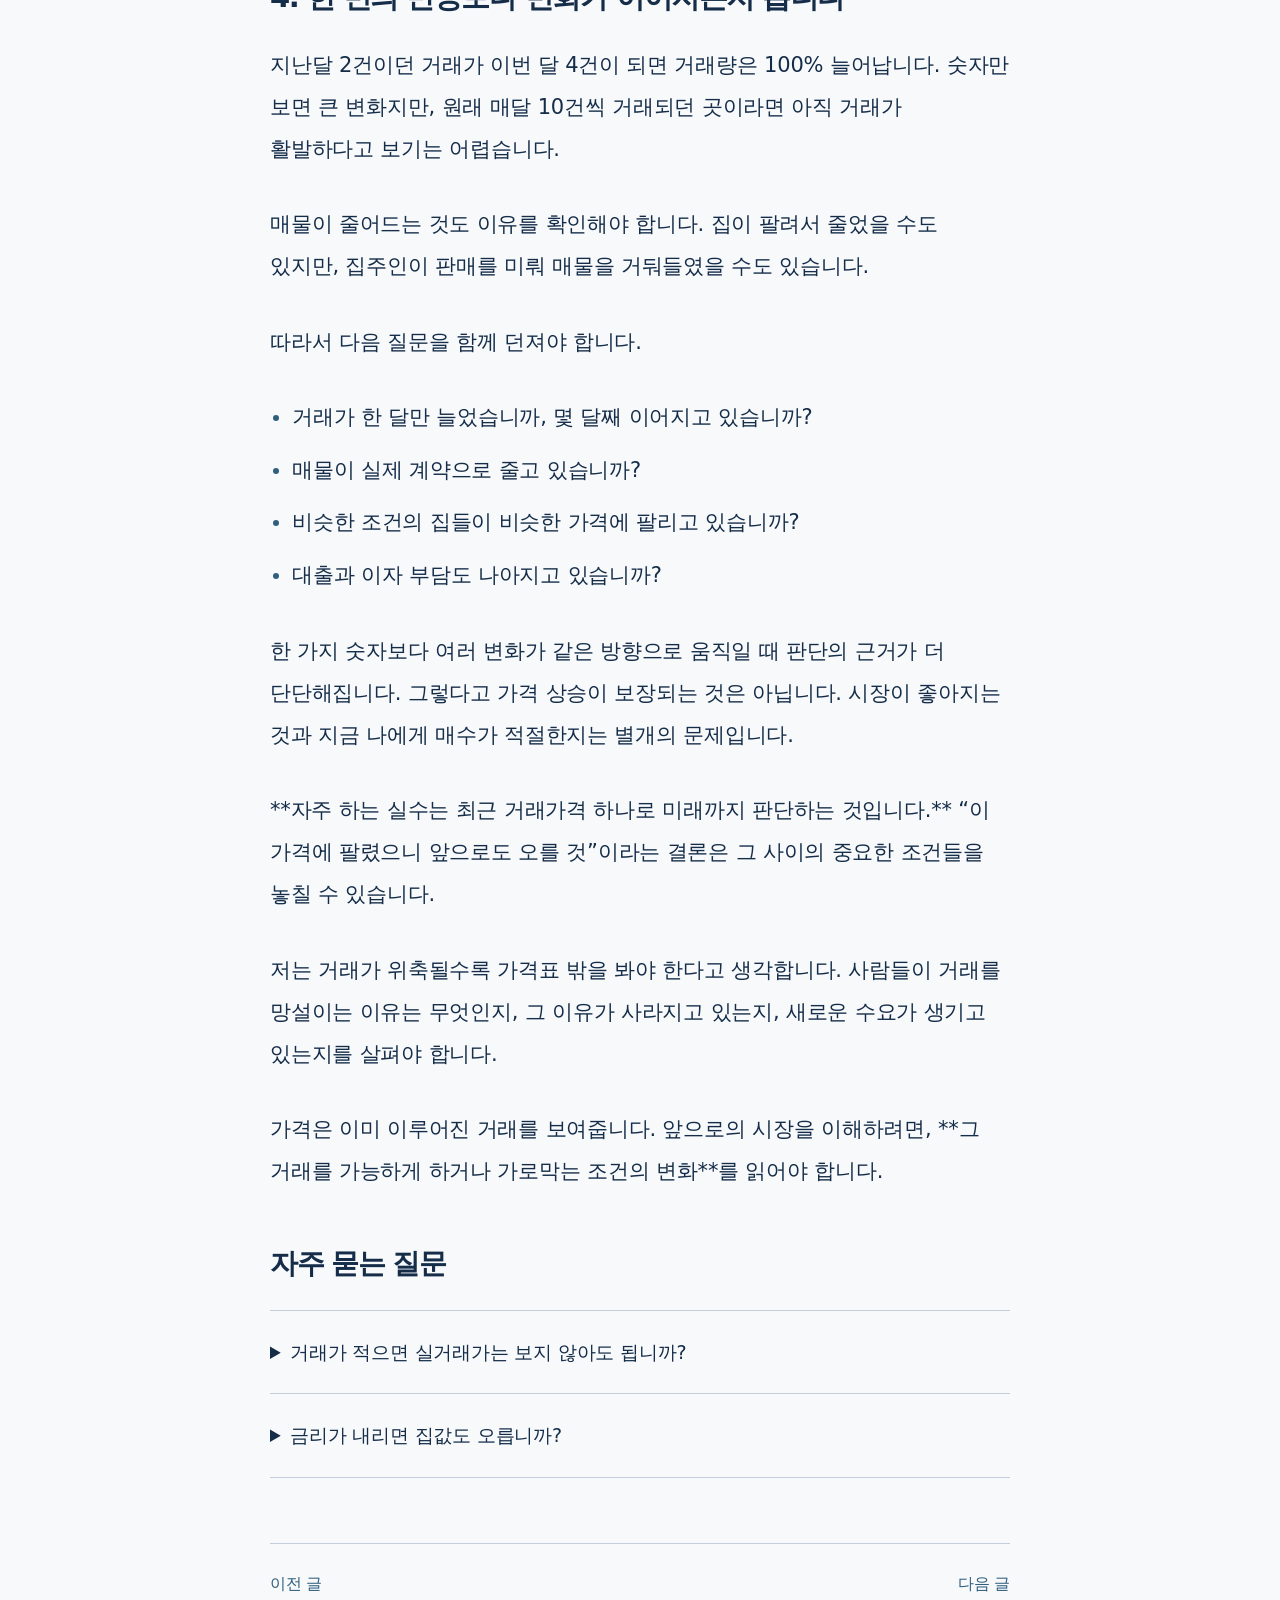
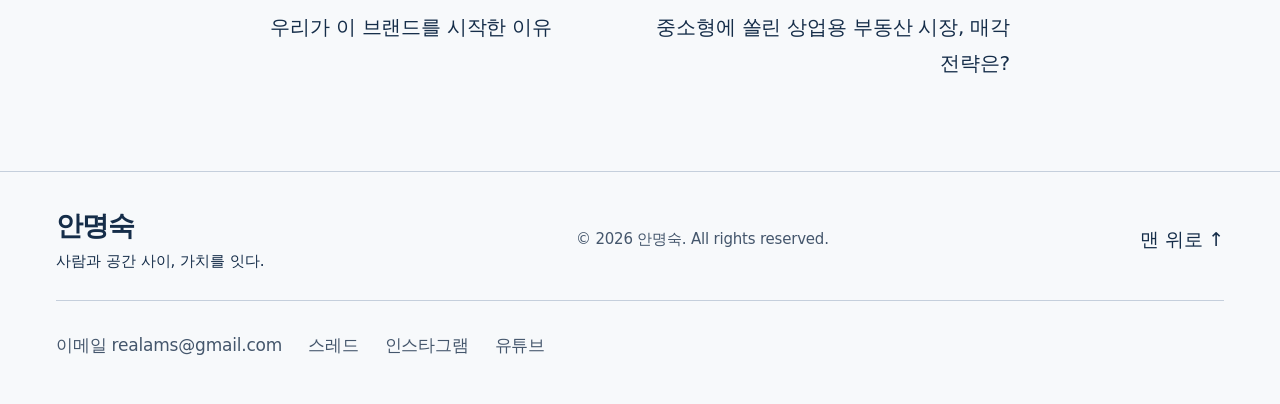
<file: story/market-four-signals-20261111.html>
<!DOCTYPE html>
<html lang="ko">
<head>
<meta charset="UTF-8">
<meta name="viewport" content="width=device-width, initial-scale=1">
<title>부동산 거래가 줄었을 때, 가격보다 먼저 볼 네 가지 | 안명숙의 이야기</title>
<meta name="description" content="거래가 뜸할 때 가격만으로 판단하지 않고 거래량·구매력·공급과 수요·변화의 지속성을 함께 살펴봅니다.">
<meta name="author" content="">
<meta property="og:type" content="article">
<meta property="og:title" content="부동산 거래가 줄었을 때, 가격보다 먼저 볼 네 가지 | 안명숙의 이야기">
<meta property="og:description" content="거래가 뜸할 때 가격만으로 판단하지 않고 거래량·구매력·공급과 수요·변화의 지속성을 함께 살펴봅니다.">
<meta property="og:url" content="https://subinpartners.github.io/an-myungsook-website/story/market-four-signals-20261111.html">
<meta name="theme-color" content="#f4f0e9">
<link rel="stylesheet" href="../styles.css">
<link rel="stylesheet" href="blog.css">
<script src="../script.js" defer></script>
<link rel="canonical" href="https://subinpartners.github.io/an-myungsook-website/story/market-four-signals-20261111.html">
<script type="application/ld+json">{"@context":"https://schema.org","@type":"BlogPosting","headline":"부동산 거래가 줄었을 때, 가격보다 먼저 볼 네 가지","description":"거래가 뜸할 때 가격만으로 판단하지 않고 거래량·구매력·공급과 수요·변화의 지속성을 함께 살펴봅니다.","datePublished":"2026-11-11","dateModified":"2026-11-11","mainEntityOfPage":"https://subinpartners.github.io/an-myungsook-website/story/market-four-signals-20261111.html","inLanguage":"ko","author":{"@type":"Person","name":"안명숙"}}</script>
<script type="application/ld+json">{"@context":"https://schema.org","@type":"FAQPage","mainEntity":[{"@type":"Question","name":"거래가 적으면 실거래가는 보지 않아도 됩니까?","acceptedAnswer":{"@type":"Answer","text":"아닙니다. 반드시 참고하되, 거래된 집의 조건과 거래 건수를 함께 확인해야 합니다."}},{"@type":"Question","name":"금리가 내리면 집값도 오릅니까?","acceptedAnswer":{"@type":"Answer","text":"반드시 그렇지는 않습니다. 대출 가능 금액, 소득, 지역의 공급과 수요도 함께 영향을 줍니다."}}]}</script>
<meta name="google-site-verification" content="Ylb9SW1oJ97iEDNj-5lR_IoSaZ2RMV7LyUWL3eBM-fE" />
<link rel="stylesheet" href="../readability.css?v=20261111">
</head>

<body id="top">
<a class="skip" href="#main">본문으로 건너뛰기</a>

<header class="header wrap">
    <a class="brand" href="../index.html" aria-label="안명숙 홈">안명숙<span>REAL ESTATE & STORIES</span></a>
    <button class="menu" aria-expanded="false" aria-controls="navigation">메뉴 <span aria-hidden="true">＋</span></button>
    <nav id="navigation" aria-label="주 메뉴"><a href="../index.html">홈</a><a href="../about.html">내 소개</a><a href="./" aria-current="page">이야기</a><a class="nav-contact" href="../index.html#contact">연락하기 <span aria-hidden="true">↗</span></a></nav>
  </header>

<div class="blog-wrap">
  <div class="top"><a class="back" href="index.html">&larr; 목록으로</a></div>
  <main id="main"><article><header class="post-head"><time datetime="2026-11-11">2026-11-11</time><h1>부동산 거래가 줄었을 때, 가격보다 먼저 볼 네 가지</h1><p class="meta">안명숙</p></header><hr class="rule"><div class="body"><p>“옆집이 얼마에 팔렸으니 우리 집도 그 정도는 받을 수 있겠지.”</p>
<p>부동산을 판단할 때 가장 먼저 찾는 정보는 최근 거래가격입니다. 중요한 기준이지만, 거래가 뜸할 때는 그 가격만으로 시장을 읽기 어렵습니다.</p>
<p>**몇 건이 얼마에 팔렸는지보다, 사람들이 왜 사고팔지 않는지 살펴야 합니다.** 그리고 그 이유가 어떻게 달라지고 있는지 봐야 다음 흐름을 판단할 수 있습니다.</p>
<p>※ 아래 숫자는 이해를 돕기 위한 가상의 예시이며, 실제 시장 통계는 아닙니다.</p>
<h2>1. 얼마에 팔렸는지와 함께 몇 건이 팔렸는지 봅니다</h2>
<p>매달 10건씩 거래되던 아파트가 최근에는 2건만 거래됐다고 가정해 보겠습니다. 거래가 80% 줄어든 것입니다.</p>
<p>그중 한 집이 높은 가격에 팔렸다고 해서 단지 전체의 집값이 올랐다고 말할 수 있을까요? 전망이나 수리 상태가 특별히 좋은 집이었을 수도 있습니다. 반대로 낮은 가격에 팔린 집은 잔금이 급했을 수도 있습니다.</p>
<p>거래가 적을수록 개별 사정이 전체 흐름처럼 보이기 쉽습니다. 따라서 최근 거래 한두 건보다 **비슷한 조건의 집이 여러 차례, 비슷한 가격에 팔리는지** 확인해야 합니다.</p>
<p>한 달만 보지 말고 최근 3개월, 6개월의 흐름을 함께 살펴보는 것이 좋습니다. 거래가격을 무시하자는 뜻이 아니라, 그 가격을 어디까지 믿고 비교할 수 있는지 따져보자는 뜻입니다.</p>
<h2>2. 집을 사고 싶어도 살 수 없는 이유를 찾습니다</h2>
<p>사고 싶은 집이 있어도 대출이 부족하거나 이자가 부담되면 계약하기 어렵습니다. 살고 있는 집이 팔리지 않아 움직이지 못하는 경우도 있습니다.</p>
<p>예를 들어 5억 원을 빌렸을 때 금리가 연 5%라면 연간 이자는 2,500만 원입니다. 연 4%라면 2,000만 원입니다. 금리 1%포인트 차이로 이자 부담이 월평균 약 42만 원 달라집니다.</p>
<p>물론 원금 상환 등을 제외한 단순 계산입니다. 실제 부담은 대출 방식과 조건에 따라 다릅니다.</p>
<p>중요한 것은 금리가 내렸다는 뉴스 자체가 아닙니다. **사람들이 실제로 대출을 받을 수 있는지, 매달 갚을 돈을 감당할 수 있는지**입니다. 시장을 움직이는 것은 기대뿐 아니라 실제 구매력이기 때문입니다.</p>
<h2>3. 새집이 얼마나 들어오는지, 누가 들어올지도 봅니다</h2>
<p>어느 지역에 새 아파트 1,000가구가 들어온다고 해보겠습니다. 이 숫자만으로 집이 너무 많아진다고 판단할 수는 없습니다.</p>
<p>주변에 기존 주택이 1만 가구라면 적지 않은 물량이지만, 10만 가구라면 상대적인 규모는 작습니다. 여기에 새집을 찾는 사람이 얼마나 있는지도 살펴야 합니다.</p>
<p>주변 일자리가 늘어나는지, 교통이 편리해지는지, 전세나 월세를 찾는 수요가 있는지 확인할 필요가 있습니다. 입주가 한꺼번에 몰리는지, 몇 년에 걸쳐 나뉘는지도 중요합니다.</p>
<p>개발계획은 진행 단계까지 확인해야 합니다. 발표만 나온 계획과 공사가 진행 중인 사업, 이미 이용할 수 있는 시설은 다릅니다.</p>
<p>**집이 늘어나는 속도와 그 집을 필요로 하는 사람들의 움직임을 함께 봐야 합니다.**</p>
<h2>4. 한 번의 반등보다 변화가 이어지는지 봅니다</h2>
<p>지난달 2건이던 거래가 이번 달 4건이 되면 거래량은 100% 늘어납니다. 숫자만 보면 큰 변화지만, 원래 매달 10건씩 거래되던 곳이라면 아직 거래가 활발하다고 보기는 어렵습니다.</p>
<p>매물이 줄어드는 것도 이유를 확인해야 합니다. 집이 팔려서 줄었을 수도 있지만, 집주인이 판매를 미뤄 매물을 거둬들였을 수도 있습니다.</p>
<p>따라서 다음 질문을 함께 던져야 합니다.</p>
<ul><li>거래가 한 달만 늘었습니까, 몇 달째 이어지고 있습니까?</li><li>매물이 실제 계약으로 줄고 있습니까?</li><li>비슷한 조건의 집들이 비슷한 가격에 팔리고 있습니까?</li><li>대출과 이자 부담도 나아지고 있습니까?</li></ul>
<p>한 가지 숫자보다 여러 변화가 같은 방향으로 움직일 때 판단의 근거가 더 단단해집니다. 그렇다고 가격 상승이 보장되는 것은 아닙니다. 시장이 좋아지는 것과 지금 나에게 매수가 적절한지는 별개의 문제입니다.</p>
<p>**자주 하는 실수는 최근 거래가격 하나로 미래까지 판단하는 것입니다.** “이 가격에 팔렸으니 앞으로도 오를 것”이라는 결론은 그 사이의 중요한 조건들을 놓칠 수 있습니다.</p>
<p>저는 거래가 위축될수록 가격표 밖을 봐야 한다고 생각합니다. 사람들이 거래를 망설이는 이유는 무엇인지, 그 이유가 사라지고 있는지, 새로운 수요가 생기고 있는지를 살펴야 합니다.</p>
<p>가격은 이미 이루어진 거래를 보여줍니다. 앞으로의 시장을 이해하려면, **그 거래를 가능하게 하거나 가로막는 조건의 변화**를 읽어야 합니다.</p></div><section class="faq"><h2>자주 묻는 질문</h2><details><summary>거래가 적으면 실거래가는 보지 않아도 됩니까?</summary><p>아닙니다. 반드시 참고하되, 거래된 집의 조건과 거래 건수를 함께 확인해야 합니다.</p></details><details><summary>금리가 내리면 집값도 오릅니까?</summary><p>반드시 그렇지는 않습니다. 대출 가능 금액, 소득, 지역의 공급과 수요도 함께 영향을 줍니다.</p></details></section><nav class="pn"><a href="./">모든 이야기 보기</a></nav></article></main>
</div>
<script>
(function(){
  var main = document.getElementById('main');

  function el(tag, cls, text){
    var n = document.createElement(tag);
    if (cls) n.className = cls;
    if (text != null) n.textContent = text;
    return n;
  }

  function fmtDate(s){
    var d = new Date(s + 'T00:00:00');
    if (isNaN(d)) return s || '';
    return d.getFullYear() + '. ' + (d.getMonth()+1) + '. ' + d.getDate() + '.';
  }

  // 초경량 마크다운: 빈 줄=문단, "## "=소제목, "- "=리스트. 전부 textContent로 삽입(XSS-safe).
  function renderBody(src){
    var box = el('div','body');
    var blocks = String(src || '').replace(/\r\n/g,'\n').split(/\n\s*\n/);
    blocks.forEach(function(block){
      block = block.trim();
      if (!block) return;
      var lines = block.split('\n');
      if (lines.every(function(l){ return /^- /.test(l.trim()); })){
        var ul = el('ul');
        lines.forEach(function(l){ ul.appendChild(el('li', null, l.trim().slice(2))); });
        box.appendChild(ul);
      } else if (/^## /.test(block)){
        box.appendChild(el('h2', null, block.slice(3).trim()));
      } else {
        box.appendChild(el('p', null, block));
      }
    });
    return box;
  }

  function notFound(){
    var d = el('div','notfound');
    d.appendChild(el('h1', null, '글을 찾을 수 없습니다'));
    d.appendChild(el('p', null, '주소가 잘못되었거나 삭제된 글일 수 있어요.'));
    var a = el('a', null, '글 목록으로 돌아가기');
    a.href = 'index.html';
    d.appendChild(a);
    main.appendChild(d);
  }

  function hrefOf(p){
    return p.url ? String(p.url) : 'post.html?id=' + encodeURIComponent(p.id || '');
  }

  function setAttr(sel, attr, val){
    var n = document.querySelector(sel);
    if (n) n.setAttribute(attr, val);
  }

  function addLd(obj){
    var ld = document.createElement('script');
    ld.type = 'application/ld+json';
    ld.textContent = JSON.stringify(obj);
    document.head.appendChild(ld);
  }

  function setMeta(post){
    document.querySelectorAll('script[type="application/ld+json"]').forEach(function(n){try {var t=JSON.parse(n.textContent)['@type'];if(t==='BlogPosting'||t==='FAQPage'||t==='BreadcrumbList')n.remove();}catch(e){}});
    var title = String(post.title || '이야기');
    var desc = String(post.description || post.summary || '').slice(0, 160);
    var url = "https://subinpartners.github.io/an-myungsook-website/story/" + (["market-four-signals-20261111","first-story-20260829"].includes(post.id) ? encodeURIComponent(post.id) + '.html' : 'post.html?id=' + encodeURIComponent(post.id || ''));
    var author = String(post.author || '').trim();
    document.title = title + ' — 안명숙의 이야기';
    setAttr('meta[name="description"]', 'content', desc);
    setAttr('meta[name="author"]', 'content', author);
    setAttr('link[rel="canonical"]', 'href', url);
    setAttr('meta[property="og:title"]', 'content', title);
    setAttr('meta[property="og:description"]', 'content', desc);
    setAttr('meta[property="og:url"]', 'content', url);

    var article = {
      '@context': 'https://schema.org',
      '@type': 'BlogPosting',
      headline: title,
      description: desc,
      datePublished: String(post.date || ''),
      dateModified: String(post.updated || post.date || ''),
      mainEntityOfPage: url,
      keywords: Array.isArray(post.tags) ? post.tags.map(String).join(', ') : ''
    };
    if (author) article.author = { '@type': 'Person', name: author };
    addLd(article);

    var faq = Array.isArray(post.faq) ? post.faq.filter(function(f){ return f && f.q && f.a; }) : [];
    if (faq.length){
      addLd({
        '@context': 'https://schema.org',
        '@type': 'FAQPage',
        mainEntity: faq.map(function(f){
          return { '@type': 'Question', name: String(f.q),
                   acceptedAnswer: { '@type': 'Answer', text: String(f.a) } };
        })
      });
    }
    addLd({
      '@context': 'https://schema.org',
      '@type': 'BreadcrumbList',
      itemListElement: [
        { '@type': 'ListItem', position: 1, name: '이야기', item: "https://subinpartners.github.io/an-myungsook-website/story/" },
        { '@type': 'ListItem', position: 2, name: title, item: url }
      ]
    });
  }

  function renderFaq(faq){
    var sec = el('section','faq');
    sec.appendChild(el('h2', null, '자주 묻는 질문'));
    faq.forEach(function(f){
      var d = el('details');
      d.appendChild(el('summary', null, String(f.q)));
      d.appendChild(el('p', null, String(f.a)));
      sec.appendChild(d);
    });
    return sec;
  }

  function renderSources(sources){
    var sec = el('section','sources');
    sec.appendChild(el('h2', null, '참고·출처'));
    var ol = el('ol');
    sources.forEach(function(s){
      var li = el('li');
      if (s && s.url){
        var a = el('a', null, String(s.title || s.url));
        a.href = String(s.url); a.rel = 'noopener'; a.target = '_blank';
        li.appendChild(a);
      } else {
        li.textContent = String(s && s.title || s || '');
      }
      ol.appendChild(li);
    });
    sec.appendChild(ol);
    return sec;
  }

  function render(posts){
    var qs = new URLSearchParams(location.search);
    var id = qs.get('id') || qs.get('slug') || "market-four-signals-20261111";
    posts = (Array.isArray(posts) ? posts : []).slice().sort(function(a,b){
      return String(b.date||'').localeCompare(String(a.date||''));
    });
    var idx = -1;
    posts.forEach(function(p,i){ if (String(p.id) === id || (p.url && String(p.url).replace(/\.html$/,'') === id)) idx = i; });
    if (idx < 0){ notFound(); return; }
    var post = posts[idx];
    setMeta(post);

    var art = el('article');
    var head = el('header','post-head');
    var t = el('time', null, fmtDate(post.date));
    t.setAttribute('datetime', String(post.date||''));
    head.appendChild(t);
    head.appendChild(el('h1', null, String(post.title || '(제목 없음)')));
    if (post.author || (post.updated && post.updated !== post.date)){
      var meta = el('div','meta');
      if (post.author) meta.appendChild(el('span', null, String(post.author)));
      if (post.updated && post.updated !== post.date) meta.appendChild(el('span', null, '수정 ' + fmtDate(post.updated)));
      head.appendChild(meta);
    }
    if (Array.isArray(post.tags) && post.tags.length){
      var tags = el('div','tags');
      post.tags.forEach(function(tg){ tags.appendChild(el('span','tag', String(tg))); });
      head.appendChild(tags);
    }
    art.appendChild(head);
    art.appendChild(el('hr','rule'));
    art.appendChild(renderBody(post.body));
    var faq = Array.isArray(post.faq) ? post.faq.filter(function(f){ return f && f.q && f.a; }) : [];
    if (faq.length) art.appendChild(renderFaq(faq));
    if (Array.isArray(post.sources) && post.sources.length) art.appendChild(renderSources(post.sources));

    var prev = posts[idx+1]; // 더 오래된 글
    var next = posts[idx-1]; // 더 최신 글
    if (prev || next){
      var nav = el('nav','pn');
      function cell(p, cls, label){
        if (!p){ nav.appendChild(el('span')); return; }
        var a = el('a', cls);
        a.href = hrefOf(p);
        a.appendChild(el('div','dir', label));
        a.appendChild(el('div','pn-title', String(p.title || '')));
        nav.appendChild(a);
      }
      cell(prev, 'prev', '이전 글');
      cell(next, 'next', '다음 글');
      art.appendChild(nav);
    }
    main.replaceChildren(art);
  }

  fetch('posts.json', {cache:'no-store'})
    .then(function(r){ if(!r.ok) throw new Error(r.status); return r.json(); })
    .then(render)
    .catch(function(){ notFound(); });
})();
</script>

<footer class="footer wrap"><a class="brand" href="../index.html">안명숙<span>사람과 공간 사이, 가치를 잇다.</span></a><p>© <span id="year">2026</span> 안명숙. All rights reserved.</p><a href="#top">맨 위로 ↑</a></footer>

</body>
</html>
</file>
<file: styles.css>
:root{--paper:#f4f0e9;--ink:#253e37;--muted:#686e65;--line:#d8d8cd;--accent:#a75d43}*{box-sizing:border-box}html{scroll-behavior:smooth;scroll-padding-top:32px}body{margin:0;background:var(--paper);color:var(--ink);font-family:"Malgun Gothic","Apple SD Gothic Neo",sans-serif;line-height:1.8;word-break:keep-all}a{color:inherit;text-decoration:none}button{font:inherit}a:focus-visible,button:focus-visible{outline:3px solid var(--accent);outline-offset:6px}.wrap{max-width:1280px;margin:auto;padding-left:64px;padding-right:64px}.header{display:flex;justify-content:space-between;align-items:center;min-height:118px}.brand{font-size:26px;font-weight:700;letter-spacing:-1px;line-height:1.4}.brand span{display:block;font-size:9px;letter-spacing:2px;margin-top:6px;font-weight:400}.header nav{display:flex;align-items:center;gap:36px;font-size:13px}.nav-contact{border-bottom:1px solid var(--ink);padding-bottom:5px}.nav-contact span{margin-left:24px}.menu{display:none}.hero{display:grid;grid-template-columns:1fr 1fr;column-gap:54px;padding-top:36px}.hero-copy{align-self:center;padding-bottom:50px}.eyebrow{font-size:10px;letter-spacing:2px;font-weight:600}.eyebrow>span{display:inline-block;width:6px;height:6px;border-radius:50%;background:var(--accent);margin-right:9px;vertical-align:middle}h1,h2,h3,p{margin-top:0}h1{font-family:Batang,"Noto Serif KR",serif;font-size:clamp(40px,4.6vw,64px);font-weight:400;letter-spacing:-3px;line-height:1.45;margin:30px 0 25px}em{font-style:normal;color:var(--accent)}.intro{font-size:15px;line-height:2;color:var(--muted);margin-bottom:32px}.text-link{display:inline-flex;gap:30px;align-items:center;font-size:12px;border-bottom:1px solid var(--ink);padding-bottom:8px}.text-link span{font-size:20px}.city-frame{position:relative}.city-frame img{display:block;width:100%;height:auto;aspect-ratio:680/780;object-fit:cover}.image-caption{font-size:9px;display:flex;justify-content:space-between;padding-top:12px;color:var(--muted)}.image-caption span:last-child{letter-spacing:1px}.vertical-note{position:absolute;right:-28px;top:0;writing-mode:vertical-rl;font-size:9px;letter-spacing:2px}.hero-bottom{grid-column:1/-1;display:flex;justify-content:space-between;border-bottom:1px solid var(--line);margin-top:40px;padding-bottom:23px;font-size:10px;letter-spacing:1px}.hero-bottom a{font-size:9px}.section{padding-top:100px;padding-bottom:100px}.section-label{font-size:10px;letter-spacing:2px;color:var(--muted)}.about{display:grid;grid-template-columns:1fr 3fr;gap:35px}.about-content>.eyebrow{margin-bottom:18px}h2{font-family:Batang,"Noto Serif KR",serif;font-weight:400;font-size:clamp(28px,3vw,40px);line-height:1.65;letter-spacing:-1.5px}.about-grid{display:grid;grid-template-columns:1.45fr 1fr;gap:50px;margin-top:30px}.about-grid p{font-size:13px;line-height:2}.muted{color:var(--muted)}dl{margin:0}dl div{border-top:1px solid var(--line);padding:14px 0 18px}dt{font-size:9px;letter-spacing:1.5px;color:var(--accent)}dd{margin:5px 0 0;font-size:12px}.signature{font-family:Batang,serif;font-size:25px;margin-top:20px}.signature span{font-family:"Malgun Gothic",sans-serif;font-size:10px;color:var(--muted);margin-left:16px}.stories{background:#eae9e0}.section-heading{display:flex;align-items:end;justify-content:space-between;gap:30px}.section-heading h2{margin-bottom:0;font-size:33px}.dot{color:var(--accent)}.story-note{font-size:12px;margin:20px 0 34px}.story-grid{display:grid;grid-template-columns:repeat(3,1fr);gap:28px}.story-art{height:230px;position:relative;overflow:hidden;margin-bottom:24px}.story-art span{position:absolute;top:12px;left:16px;font:italic 20px Georgia,serif;color:#fff9}.art-one{background:#b7b3a1}.art-one i{position:absolute;bottom:-10px;width:32%;height:80%;background:#767d70;border:10px solid #d6ccb9}.art-one i:nth-child(1){left:7%;transform:skewY(-12deg)}.art-one i:nth-child(2){left:40%;height:105%;background:repeating-linear-gradient(0deg,#4e625a 0 16px,#b2ae94 17px 24px)}.art-one i:nth-child(3){left:74%;height:65%;background:#8a795f}.art-two{background:#c4ac91}.art-two i{position:absolute;width:80%;height:60%;border:18px solid #d8c7ad;transform:rotate(-25deg);left:25%;top:40%;background:#6b7c73;box-shadow:0 0 0 2px #aa9276}.art-two i:nth-child(2){top:-15%;left:-35%;background:#a86f50}.art-two i:nth-child(3){display:none}.art-three{background:#66796e}.art-three i{position:absolute;bottom:0;background:#b5ad95;width:36%;height:76%;left:10%;clip-path:polygon(0 14%,100% 0,100% 100%,0 100%)}.art-three i:nth-child(2){left:48%;height:95%;background:repeating-linear-gradient(90deg,#d5c8ae 0 18px,#948d76 19px 23px)}.art-three i:nth-child(3){left:85%;height:48%;background:#b87959}.category{font-size:9px;letter-spacing:1px;color:var(--accent);margin-bottom:12px}.story-card h3{font-size:19px;font-weight:500;line-height:1.6;letter-spacing:-.5px;margin-bottom:12px}.story-card>p:not(.category){font-size:12px;color:var(--muted)}.read{display:block;font-size:10px;border-top:1px solid #cdd0c4;padding-top:17px;margin-top:26px}.story-card:hover .story-art i{filter:brightness(1.07)}.contact{display:grid;grid-template-columns:1fr 3fr;gap:35px}.contact h2{font-size:43px;margin:20px 0}.contact p:not(.eyebrow):not(.section-label){font-size:13px;color:var(--muted)}.contact-button{display:flex;width:max-content;gap:70px;background:var(--ink);color:var(--paper);padding:17px 24px;font-size:12px;margin-top:30px}.contact-button:hover{background:#385449}.domain{display:block;font-size:9px;letter-spacing:2px;margin-top:16px;color:var(--muted)}.footer{border-top:1px solid var(--line);padding-top:35px;padding-bottom:35px;display:flex;justify-content:space-between;align-items:center;gap:20px}.footer .brand{font-size:20px}.footer .brand span{letter-spacing:0;font-size:10px}.footer p,.footer>a:last-child{font-size:9px;color:var(--muted);margin:0}.skip{position:absolute;top:-100px;left:20px;padding:10px;background:var(--ink);color:white;z-index:9}.skip:focus{top:10px}@media(min-width:1500px){.hero{padding-top:60px}}@media(max-width:900px){.wrap{padding-left:32px;padding-right:32px}.hero{gap:28px}h1{font-size:43px}.about,.contact{grid-template-columns:1fr;gap:24px}.about-grid{gap:30px}.section{padding-top:70px;padding-bottom:70px}.story-art{height:180px}.story-card h3{font-size:16px}.section-heading{align-items:start;flex-direction:column}.vertical-note{right:-20px}}@media(max-width:600px){.wrap{padding-left:24px;padding-right:24px}.header{min-height:90px;position:relative}.brand{font-size:23px}.brand span{font-size:8px}.menu{display:flex;gap:14px;align-items:center;background:none;border:1px solid var(--line);padding:5px 12px;font-size:12px;color:var(--ink)}.header nav{display:none;position:absolute;z-index:5;top:80px;left:24px;right:24px;background:var(--paper);padding:24px;border:1px solid var(--line);box-shadow:0 14px 25px #253e3710}.header nav.open{display:flex;flex-direction:column;align-items:stretch;gap:20px}.hero{grid-template-columns:1fr;padding-top:30px}.hero-copy{padding-bottom:12px}h1{font-size:46px;letter-spacing:-2px;line-height:1.4;margin-top:23px}.intro{font-size:14px}.city-frame img{aspect-ratio:1.05;object-position:center 65%}.hero-bottom{font-size:9px;margin-top:10px;gap:20px;align-items:center}.hero-bottom a{font-size:8px;letter-spacing:0}.section{padding-top:60px;padding-bottom:60px}.about-grid{grid-template-columns:1fr;gap:20px}h2{font-size:28px}.section-heading h2{font-size:27px}.story-grid{grid-template-columns:1fr;gap:42px}.story-art{height:230px}.story-card h3{font-size:21px}.story-note{line-height:1.9}.contact h2{font-size:34px}.contact-button{gap:30px}.footer{flex-wrap:wrap}.footer p{order:3;flex-basis:100%;padding-top:12px}}@media(prefers-reduced-motion:reduce){html{scroll-behavior:auto}}
:where(.latest-card){border-top:1px solid var(--line);padding-top:28px;display:flex;flex-direction:column;min-width:0}.latest-card time{display:block;margin-bottom:15px}.latest-card .read{margin-top:auto}.latest-card:hover h3{color:var(--accent)}.latest-card h3{overflow-wrap:anywhere}.latest-card p{margin-bottom:24px}.latest-card .read{padding-bottom:5px}
.footer{flex-wrap:wrap}.footer-links{flex-basis:100%;display:flex;gap:16px 26px;flex-wrap:wrap;border-top:1px solid var(--line);padding-top:20px;margin-top:8px}.footer-links a{font-size:11px;color:var(--muted);overflow-wrap:anywhere}.footer-links a:hover{color:var(--accent);text-decoration:underline}
</file>
<file: readability.css>
/* 읽기 편한 크기와 대비를 모든 공개 페이지에 공통 적용합니다. */
:root{--paper:#f7f9fb;--ink:#152d49;--muted:#44566c;--line:#c5cfdc;--accent:#305f7e}body{font-family:"Malgun Gothic","Apple SD Gothic Neo","Noto Sans KR",system-ui,sans-serif;font-size:19px;line-height:1.9;letter-spacing:-.2px}.wrap{max-width:1440px;padding-left:56px;padding-right:56px}.header{min-height:132px}.brand{font-size:34px}.brand span{font-size:13px;letter-spacing:1.2px}.header nav{font-size:19px;gap:30px}.header nav>a{padding:12px 4px;min-height:48px}.header .nav-contact{padding:12px 8px}.hero{padding-top:34px;column-gap:58px}.hero-copy{padding-bottom:25px}h1,h2,h3{font-family:inherit;font-weight:650}h1{font-size:clamp(40px,4.1vw,62px);letter-spacing:-2px;line-height:1.42}h2{font-size:clamp(30px,3vw,43px);line-height:1.6}.hero .intro,.intro{font-size:21px;line-height:1.95}.eyebrow{font-size:14px;letter-spacing:1.1px}.text-link{font-size:18px;min-height:48px;gap:24px}.hero-bottom{font-size:15px;letter-spacing:0}.hero-bottom a{font-size:13px}.city-frame img{aspect-ratio:4/5;object-fit:cover;border-radius:4px}.image-caption{font-size:13px;gap:15px}.image-caption span:last-child{letter-spacing:0}.vertical-note{display:none}.section-label{font-size:14px;letter-spacing:1.3px}.about-grid p,.contact p:not(.eyebrow):not(.section-label){font-size:19px;line-height:2}.about-grid{gap:45px}dt{font-size:13px}dd{font-size:17px}.signature{font-family:inherit;font-size:29px}.signature span{font-size:16px}.stories,.journey,.activities{background:#eaf0f5}.section-heading h2{font-size:37px}.story-note{font-size:17px}.story-card h3{font-size:24px;line-height:1.65}.story-card>p:not(.category){font-size:18px}.category{font-size:15px}.read{font-size:17px;min-height:48px;padding-top:17px}.latest-card{padding-top:28px}.contact h2{font-size:42px}.contact-button{font-size:18px;min-height:60px;padding:17px 25px}.domain{font-size:14px}.footer .brand{font-size:27px}.footer .brand span,.footer p,.footer>a:last-child{font-size:15px}.footer-links a{font-size:17px;padding:8px 0;min-height:44px}.profile-hero{gap:55px}.profile-hero h1{font-size:clamp(34px,3.4vw,49px)}.profile-headline-second{display:block;font-size:.7em;line-height:1.65;margin-top:16px}.profile-role{font-size:27px;align-items:start}.profile-role span{font-size:17px}.profile-photo figcaption,.profile-date{font-size:15px}.profile-divider{font-size:15px;letter-spacing:0}.story-chapter h2{font-size:35px}.story-chapter>div>p{font-size:20px;line-height:2.05}.story-chapter>div{max-width:840px}.story-chapter blockquote p{font-family:inherit;font-size:29px}.story-chapter blockquote footer{font-size:16px}.journey h2{font-size:35px}.journey .muted,.journey-list p{font-size:18px}.journey-list span{font-size:16px}.journey-list h3{font-size:23px}.credentials>div:first-child>p.muted,.expertise-grid p,.activity-intro{font-size:19px}.credentials h3,.activities h3{font-size:23px}.credential-details ul,.activity-grid ul{font-size:18px}.activity-grid li span{font-size:16px}.promise h2{font-size:36px}.promise p:not(.section-label){font-size:20px}.promise .final-promise{font-family:inherit;font-size:24px!important}.contact-intro h1{font-size:clamp(35px,3.4vw,49px)}.contact-intro>p:not(.eyebrow){font-size:20px}.channel-button{min-height:120px;padding:25px 30px}.channel-name{font-size:23px}.channel-address{font-size:18px}.channel-note{font-size:16px}.blog-wrap{max-width:808px;padding-left:34px;padding-right:34px}.blog-hero h1{font-size:40px}.blog-hero>p:last-child{font-size:19px}.admin-link,.back{font-size:17px;display:inline-block;min-height:44px}.card time,.post-head time{font-size:17px}.card h2{font-size:29px}.card .summary{font-size:19px}.tag{font-size:15px;padding:5px 12px}.post-head h1{font-size:38px;font-family:inherit;line-height:1.55}.meta{font-size:17px}.body{font-size:21px;line-height:2}.body h2{font-size:29px}.faq h2{font-size:28px}.faq summary,.faq details p{font-size:19px}.faq summary{padding:8px 0}.sources{font-size:17px}.pn-title{font-size:20px}.dir{font-size:16px}a:focus-visible,button:focus-visible,summary:focus-visible{outline:3px solid #b2641a;outline-offset:5px}.empty,.error,.notfound{font-size:19px}
@media(max-width:1050px){.wrap{padding-left:32px;padding-right:32px}.hero{column-gap:30px}.header nav{gap:20px}.about-grid{grid-template-columns:1fr}.about,.contact,.promise{grid-template-columns:1fr}.hero .intro{font-size:19px}.contact-page{grid-template-columns:1fr 1fr;gap:35px}.profile-hero{gap:32px}.profile-role{display:block}.profile-role span{display:block;margin-top:10px}}
@media(max-width:760px){.header{position:relative;min-height:108px}.menu{display:flex;align-items:center;gap:16px;background:white;border:1px solid var(--line);padding:10px 16px;font-size:18px;color:var(--ink);min-height:48px}.header nav{display:none;position:absolute;z-index:5;top:96px;left:24px;right:24px;background:var(--paper);padding:20px;border:1px solid var(--line);box-shadow:0 12px 24px #152d491a}.header nav.open{display:flex;flex-direction:column;align-items:stretch;gap:8px}.header nav>a{padding:10px}.hero,.profile-hero,.contact-page{grid-template-columns:1fr}.hero{gap:25px}.hero-copy{padding-bottom:10px}.city-frame img{aspect-ratio:5/4}.profile-photo img{aspect-ratio:5/4}.hero-bottom{margin-top:14px}.story-grid{grid-template-columns:1fr;gap:34px}.journey-grid,.expertise-grid,.credential-details,.activity-grid{grid-template-columns:1fr;gap:30px}.contact-channels{gap:16px}.section-heading{align-items:start;flex-direction:column}.profile-role{display:flex;gap:20px}.profile-role span{margin-top:0}.story-chapter{grid-template-columns:1fr;gap:15px}.about-content{min-width:0}.footer{gap:20px}.footer p{order:3;flex-basis:100%}.footer-links{order:4}}
@media(max-width:600px){.wrap{padding-left:24px;padding-right:24px}.brand{font-size:29px}.brand span{font-size:11px}.hero{padding-top:25px}h1{font-size:39px;letter-spacing:-1.4px}.hero .intro,.intro{font-size:19px}.eyebrow,.section-label{font-size:13px}.hero-bottom{font-size:13px;gap:14px}.hero-bottom a{font-size:11px}.image-caption{font-size:12px}.text-link{font-size:17px}.about-grid p,.contact p:not(.eyebrow):not(.section-label){font-size:19px}h2,.section-heading h2,.contact h2{font-size:31px}.signature span{font-size:14px}.story-card h3{font-size:24px}.story-card>p:not(.category){font-size:18px}.contact-button{font-size:17px;gap:20px}.profile-hero h1{font-size:35px}.profile-headline-second{font-size:26px}.profile-role{display:block}.profile-role span{font-size:16px;margin-top:10px}.profile-divider{font-size:13px;gap:15px}.profile-divider span:last-child{font-size:11px}.story-chapter h2,.journey h2,.credentials h2,.activities h2,.promise h2{font-size:29px}.story-chapter>div>p,.promise p:not(.section-label){font-size:19px}.story-chapter blockquote p{font-size:24px}.story-chapter blockquote footer{font-size:15px}.promise .final-promise{font-size:22px!important}.contact-intro h1{font-size:35px}.contact-intro>p:not(.eyebrow){font-size:19px}.channel-name{font-size:22px}.channel-address{font-size:17px}.channel-note{font-size:15px}.blog-wrap{padding-left:24px;padding-right:24px}.blog-hero h1{font-size:32px}.card h2{font-size:26px}.card .summary{font-size:18px}.post-head h1{font-size:31px}.body{font-size:20px}.body h2{font-size:27px}.faq summary,.faq details p{font-size:18px}.footer-links{gap:8px 20px}.footer-links a{font-size:16px}.contact-page{padding-top:30px}.section{padding-top:64px;padding-bottom:64px}}
</file>
<file: shop/shop.css>
/* ============================================================
   실행학교 4주차 · 미니 쇼핑몰 키트 — 스타일
   내 사이트 색·서체에 맞출 때는 맨 위 변수만 바꾸면 돼요.
   클래스 이름은 모두 sk- 로 시작해서 내 사이트 CSS와 겹치지 않아요.
   ============================================================ */
:root {
  --sk-bg: #ffffff;        /* 카드·패널 바탕 */
  --sk-page: #faf8f5;      /* 쇼핑 페이지 바탕 */
  --sk-ink: #22201d;       /* 글자색 · 기본 버튼 바탕 */
  --sk-sub: #6f6a63;       /* 보조 글자 */
  --sk-line: #e7e3dd;      /* 구분선 */
  --sk-accent: #c8452d;    /* 할인율 · 뱃지 · 강조 */
  --sk-ok: #2f7a4a;        /* 완료 · 무료배송 */
  --sk-radius: 14px;       /* 모서리 둥글기 */
  --sk-font: "Pretendard", "Apple SD Gothic Neo", "Malgun Gothic", sans-serif;
  --sk-maxw: 1120px;       /* 본문 최대 폭 */
}

.sk-page { background: var(--sk-page); color: var(--sk-ink); font-family: var(--sk-font); min-height: 60vh; }
.sk-page *, .sk-page *::before, .sk-page *::after { box-sizing: border-box; }
.sk-wrap { max-width: var(--sk-maxw); margin: 0 auto; padding: clamp(28px, 5vw, 56px) 20px 80px; }
.sk-head { display: flex; align-items: flex-end; justify-content: space-between; gap: 16px; flex-wrap: wrap; margin-bottom: 24px; }
.sk-head h1 { margin: 0; font-size: clamp(26px, 4vw, 38px); letter-spacing: -.03em; line-height: 1.2; }
.sk-head p { margin: 6px 0 0; color: var(--sk-sub); }
.sk-crumb { font-size: 13px; color: var(--sk-sub); margin-bottom: 14px; }
.sk-crumb a { color: inherit; }
.sk-muted { color: var(--sk-sub); }
.sk-empty { padding: 56px 20px; text-align: center; color: var(--sk-sub); background: var(--sk-bg); border: 1px dashed var(--sk-line); border-radius: var(--sk-radius); line-height: 1.8; }
.sk-error { padding: 14px 16px; border-radius: 10px; background: #fff1ee; color: #8a2a17; border: 1px solid #f3c9bd; line-height: 1.6; }
.sk-note { padding: 14px 16px; border-radius: 10px; background: var(--sk-bg); border: 1px solid var(--sk-line); color: var(--sk-sub); font-size: 14px; line-height: 1.7; }

/* 버튼 */
.sk-btn { appearance: none; display: inline-flex; align-items: center; justify-content: center; gap: 6px; min-height: 48px; padding: 0 22px; border-radius: var(--sk-radius); border: 1px solid var(--sk-ink); background: var(--sk-ink); color: #fff; font: 700 15px/1 var(--sk-font); cursor: pointer; text-decoration: none; transition: transform .15s, opacity .15s; }
.sk-btn:hover { transform: translateY(-1px); }
.sk-btn:disabled, .sk-btn[aria-disabled="true"] { opacity: .45; cursor: not-allowed; transform: none; }
.sk-btn--line { background: transparent; color: var(--sk-ink); }
.sk-btn--block { width: 100%; }
.sk-btn--sm { min-height: 36px; padding: 0 14px; font-size: 13px; border-radius: 10px; }
.sk-btn:focus-visible, .sk-chip:focus-visible, .sk-qty button:focus-visible { outline: 3px solid var(--sk-accent); outline-offset: 2px; }

/* 카테고리 칩 */
.sk-chips { display: flex; gap: 8px; flex-wrap: wrap; margin-bottom: 22px; }
.sk-chip { appearance: none; border: 1px solid var(--sk-line); background: var(--sk-bg); color: var(--sk-ink); border-radius: 999px; padding: 9px 16px; font: 600 14px/1 var(--sk-font); cursor: pointer; }
.sk-chip[aria-pressed="true"] { background: var(--sk-ink); color: #fff; border-color: var(--sk-ink); }

/* 상품 카드 */
.sk-grid { display: grid; grid-template-columns: repeat(auto-fill, minmax(220px, 1fr)); gap: clamp(14px, 2.4vw, 24px); }
.sk-card { display: flex; flex-direction: column; background: var(--sk-bg); border: 1px solid var(--sk-line); border-radius: var(--sk-radius); overflow: hidden; color: inherit; text-decoration: none; transition: transform .2s, box-shadow .2s; }
.sk-card:hover { transform: translateY(-3px); box-shadow: 0 12px 28px rgba(0,0,0,.08); }
.sk-card__pic { position: relative; aspect-ratio: 1 / 1; background: #f1eee9; overflow: hidden; }
.sk-card__pic img { width: 100%; height: 100%; object-fit: cover; display: block; }
.sk-card__body { padding: 14px 16px 18px; display: flex; flex-direction: column; gap: 6px; }
.sk-card__name { font-weight: 700; font-size: 16px; line-height: 1.4; }
.sk-card__sum { font-size: 13px; color: var(--sk-sub); line-height: 1.5; display: -webkit-box; -webkit-line-clamp: 2; -webkit-box-orient: vertical; overflow: hidden; }
.sk-card.is-out .sk-card__pic img { filter: grayscale(.8); opacity: .6; }
.sk-badges { position: absolute; left: 10px; top: 10px; display: flex; gap: 6px; flex-wrap: wrap; }
.sk-badge { background: var(--sk-ink); color: #fff; font: 800 11px/1 var(--sk-font); padding: 6px 8px; border-radius: 6px; letter-spacing: .02em; }
.sk-badge--sale { background: var(--sk-accent); }
.sk-badge--out { background: #8b8780; }

/* 가격 */
.sk-price { display: flex; align-items: baseline; gap: 8px; flex-wrap: wrap; }
.sk-price__rate { color: var(--sk-accent); font-weight: 800; }
.sk-price__now { font-weight: 800; letter-spacing: -.02em; }
.sk-price__was { color: var(--sk-sub); text-decoration: line-through; font-size: .86em; }
.sk-price--big .sk-price__now { font-size: 28px; }
.sk-price--big .sk-price__rate { font-size: 24px; }
[data-shop-price] .sk-price { display: inline-flex; }
.sk-soldout-tag { display: inline-block; margin-left: 8px; padding: 2px 8px; border-radius: 999px; background: var(--sk-sub); color: #fff; font-size: 12px; font-weight: 700; vertical-align: middle; }
.sk-sale-until { font-size: 13px; color: var(--sk-accent); margin-top: 4px; }

/* 상세 */
.sk-detail { display: grid; grid-template-columns: minmax(0, 1.05fr) minmax(0, 1fr); gap: clamp(24px, 5vw, 64px); align-items: start; }
.sk-gallery__main { aspect-ratio: 1 / 1; background: #f1eee9; border-radius: var(--sk-radius); overflow: hidden; }
.sk-gallery__main img { width: 100%; height: 100%; object-fit: cover; display: block; }
.sk-thumbs { display: flex; gap: 8px; margin-top: 10px; flex-wrap: wrap; }
.sk-thumbs button { appearance: none; padding: 0; width: 64px; height: 64px; border-radius: 10px; overflow: hidden; border: 2px solid transparent; background: #f1eee9; cursor: pointer; }
.sk-thumbs button[aria-current="true"] { border-color: var(--sk-ink); }
.sk-thumbs img { width: 100%; height: 100%; object-fit: cover; display: block; }
.sk-info h1 { margin: 6px 0 10px; font-size: clamp(24px, 3.4vw, 34px); letter-spacing: -.03em; line-height: 1.25; }
.sk-sku { font-size: 12px; color: var(--sk-sub); letter-spacing: .04em; }
.sk-summary { color: var(--sk-sub); line-height: 1.75; margin: 0 0 18px; }
.sk-rows { margin: 20px 0; border-top: 1px solid var(--sk-line); }
.sk-rows > div { display: flex; justify-content: space-between; gap: 16px; padding: 12px 0; border-bottom: 1px solid var(--sk-line); font-size: 14px; }
.sk-rows dt { color: var(--sk-sub); }
.sk-rows dd { margin: 0; font-weight: 600; text-align: right; }
.sk-field { display: flex; flex-direction: column; gap: 6px; margin-bottom: 14px; }
.sk-field label, .sk-field .sk-label { font-size: 13px; font-weight: 700; }
.sk-field select, .sk-field input, .sk-field textarea { width: 100%; min-height: 46px; padding: 10px 12px; border-radius: 10px; border: 1px solid var(--sk-line); background: #fff; color: var(--sk-ink); font: 15px/1.4 var(--sk-font); }
.sk-field textarea { min-height: 80px; resize: vertical; }
.sk-qty { display: inline-flex; align-items: center; border: 1px solid var(--sk-line); border-radius: 10px; background: #fff; overflow: hidden; }
.sk-qty button { appearance: none; width: 40px; height: 40px; border: 0; background: transparent; font-size: 18px; cursor: pointer; color: var(--sk-ink); }
.sk-qty span { min-width: 36px; text-align: center; font-weight: 700; }
.sk-total { display: flex; justify-content: space-between; align-items: baseline; padding: 16px 0; margin: 8px 0 14px; border-top: 2px solid var(--sk-ink); font-weight: 700; }
.sk-total b { font-size: 24px; }
.sk-actions { display: grid; grid-template-columns: 1fr 1fr; gap: 10px; }
.sk-body { margin-top: clamp(40px, 7vw, 80px); border-top: 1px solid var(--sk-line); padding-top: 32px; }
.sk-body h2 { font-size: 20px; margin: 0 0 18px; }
.sk-md { max-width: 760px; margin: 0 auto; line-height: 1.9; font-size: 16px; }
.sk-md h3 { font-size: 20px; margin: 36px 0 10px; }
.sk-md img { display: block; width: 100%; height: auto; border-radius: 10px; margin: 18px 0; }
.sk-detail-imgs { max-width: 860px; margin: 24px auto 0; }
.sk-detail-imgs img { display: block; width: 100%; height: auto; }

/* 장바구니 · 주문서 */
.sk-cols { display: grid; grid-template-columns: minmax(0, 1.6fr) minmax(280px, 1fr); gap: clamp(20px, 4vw, 40px); align-items: start; }
.sk-panel { background: var(--sk-bg); border: 1px solid var(--sk-line); border-radius: var(--sk-radius); padding: clamp(16px, 3vw, 24px); }
.sk-panel + .sk-panel { margin-top: 16px; }
.sk-panel h2 { font-size: 17px; margin: 0 0 14px; }
.sk-sticky { position: sticky; top: 90px; }
.sk-line { display: grid; grid-template-columns: 72px minmax(0, 1fr) auto; gap: 14px; align-items: center; padding: 14px 0; border-bottom: 1px solid var(--sk-line); }
.sk-line:last-child { border-bottom: 0; }
.sk-line img { width: 72px; height: 72px; object-fit: cover; border-radius: 10px; background: #f1eee9; display: block; }
.sk-line__name { font-weight: 700; line-height: 1.4; }
.sk-line__opt { font-size: 13px; color: var(--sk-sub); margin-top: 2px; }
.sk-line__warn { font-size: 13px; color: var(--sk-accent); margin-top: 4px; font-weight: 600; }
.sk-line__side { text-align: right; display: flex; flex-direction: column; align-items: flex-end; gap: 8px; }
.sk-line__kill { appearance: none; border: 0; background: none; color: var(--sk-sub); font-size: 13px; text-decoration: underline; cursor: pointer; }
.sk-sum > div { display: flex; justify-content: space-between; padding: 8px 0; font-size: 15px; }
.sk-sum .sk-sum__total { border-top: 1px solid var(--sk-line); margin-top: 8px; padding-top: 14px; font-weight: 800; font-size: 19px; }
.sk-free { font-size: 13px; color: var(--sk-ok); margin: 6px 0 14px; }
.sk-pay { display: grid; gap: 10px; }
.sk-pay label { display: flex; gap: 10px; align-items: flex-start; padding: 14px; border: 1px solid var(--sk-line); border-radius: 12px; background: #fff; cursor: pointer; line-height: 1.5; }
.sk-pay input { margin-top: 3px; accent-color: var(--sk-ink); }
.sk-pay small { display: block; color: var(--sk-sub); font-size: 13px; }
.sk-grid2 { display: grid; grid-template-columns: 1fr 1fr; gap: 0 12px; }
.sk-agree { display: flex; gap: 8px; align-items: flex-start; font-size: 14px; line-height: 1.6; margin: 14px 0; }
.sk-hp { position: absolute !important; left: -9999px !important; width: 1px; height: 1px; overflow: hidden; }
.sk-done { text-align: center; padding: 20px 0 8px; }
.sk-done .sk-check { width: 64px; height: 64px; border-radius: 50%; background: var(--sk-ok); color: #fff; display: grid; place-items: center; font-size: 32px; margin: 0 auto 16px; }
.sk-bank { margin: 18px 0; padding: 18px; border-radius: 12px; background: #fff8e8; border: 1px solid #f0dca8; text-align: left; line-height: 1.8; }
.sk-bank b { font-size: 18px; }

/* 장바구니 버튼(내 헤더에 없을 때 자동으로 생기는 떠 있는 버튼) · 알림 */
.sk-float { position: fixed; right: 18px; bottom: 18px; z-index: 900; display: inline-flex; align-items: center; gap: 8px; height: 52px; padding: 0 18px; border-radius: 999px; background: var(--sk-ink); color: #fff; font: 700 15px/1 var(--sk-font); text-decoration: none; box-shadow: 0 10px 24px rgba(0,0,0,.18); }
.sk-count { display: inline-grid; place-items: center; min-width: 22px; height: 22px; padding: 0 6px; border-radius: 999px; background: var(--sk-accent); color: #fff; font: 800 12px/1 var(--sk-font); }
.sk-count[data-zero="1"] { opacity: .55; }
.sk-toast { position: fixed; left: 50%; bottom: 24px; z-index: 1000; transform: translate(-50%, 20px); opacity: 0; pointer-events: none; display: flex; gap: 14px; align-items: center; padding: 14px 18px; border-radius: 14px; background: var(--sk-ink); color: #fff; font: 600 14px/1.4 var(--sk-font); box-shadow: 0 12px 30px rgba(0,0,0,.25); transition: .25s; max-width: calc(100vw - 32px); }
.sk-toast.on { opacity: 1; transform: translate(-50%, 0); pointer-events: auto; }
.sk-toast a { color: #fff; font-weight: 800; white-space: nowrap; }

@media (max-width: 860px) {
  .sk-detail, .sk-cols { grid-template-columns: 1fr; }
  .sk-sticky { position: static; }
}
@media (max-width: 520px) {
  .sk-grid { grid-template-columns: repeat(2, minmax(0, 1fr)); gap: 12px; }
  .sk-card__body { padding: 12px; }
  .sk-card__name { font-size: 14px; }
  .sk-grid2, .sk-actions { grid-template-columns: 1fr; }
  .sk-line { grid-template-columns: 56px minmax(0, 1fr); }
  .sk-line img { width: 56px; height: 56px; }
  .sk-line__side { grid-column: 1 / -1; flex-direction: row; justify-content: space-between; align-items: center; }
}
@media (prefers-reduced-motion: reduce) { .sk-card, .sk-btn, .sk-toast { transition: none; } }

/* ───────── 한국형 긴 상세페이지 (탭 · 상세 · 고시 · 배송/반품 · 하단 구매바) ─────────
   내 사이트 머리글이 화면 위에 붙어 있으면 --sk-tabs-top 을 머리글 높이로 바꿔요. */
:root { --sk-tabs-top: 0px; --sk-long-w: 860px; }
.sk-sr { position: absolute; width: 1px; height: 1px; overflow: hidden; clip: rect(0 0 0 0); white-space: nowrap; }
.sk-tabs { position: sticky; top: var(--sk-tabs-top); z-index: 50; margin: clamp(40px, 7vw, 72px) 0 0; background: var(--sk-page); border-top: 1px solid var(--sk-line); border-bottom: 1px solid var(--sk-line); }
.sk-tabs__in { max-width: var(--sk-long-w); margin: 0 auto; display: flex; }
.sk-tabs a { flex: 1; text-align: center; padding: 16px 6px; font-weight: 700; font-size: 15px; color: var(--sk-sub); text-decoration: none; border-bottom: 3px solid transparent; margin-bottom: -1px; white-space: nowrap; }
.sk-tabs a[aria-current="true"] { color: var(--sk-ink); border-bottom-color: var(--sk-ink); }
.sk-section { max-width: var(--sk-long-w); margin: 0 auto; padding: clamp(32px, 6vw, 56px) 0 8px; scroll-margin-top: calc(var(--sk-tabs-top) + 72px); }
.sk-section > h2 { font-size: 20px; margin: 0 0 18px; letter-spacing: -.02em; }
.sk-long { position: relative; }
.sk-long.is-folded:not(.is-open) .sk-long__body { max-height: 1500px; overflow: hidden; -webkit-mask-image: linear-gradient(#000 82%, transparent); mask-image: linear-gradient(#000 82%, transparent); }
.sk-long__more { display: none; text-align: center; margin-top: 8px; }
.sk-long.is-folded .sk-long__more, .sk-long.is-open .sk-long__more { display: block; }
.sk-long__more .sk-btn { min-width: min(100%, 360px); }
.sk-long .sk-md { max-width: none; }

/* 상세 본문 문법: # 헤드카피 · ## POINT 1 | 제목 · > 강조 · 1. 번호카드 · | 표 | · 사진 이어붙이기 · --- */
.sk-md p { margin: 0 0 18px; }
.sk-md .sk-md-hero { text-align: center; font-size: clamp(26px, 5vw, 40px); line-height: 1.35; letter-spacing: -.035em; margin: clamp(48px, 8vw, 88px) 0 20px; word-break: keep-all; }
.sk-md .sk-md-hero:first-child { margin-top: 12px; }
.sk-md .sk-md-hero + p { text-align: center; color: var(--sk-sub); font-size: 17px; word-break: keep-all; }
.sk-md h3 { word-break: keep-all; letter-spacing: -.02em; }
.sk-md .sk-md-point { text-align: center; font-size: clamp(22px, 4vw, 30px); line-height: 1.4; margin: clamp(56px, 9vw, 96px) 0 18px; }
.sk-md .sk-md-point span { display: block; width: max-content; margin: 0 auto 12px; padding: 6px 14px; border-radius: 999px; background: var(--sk-ink); color: #fff; font-size: 13px; letter-spacing: .08em; }
.sk-md .sk-md-point + p { text-align: center; word-break: keep-all; }
.sk-md blockquote { margin: 28px 0; padding: 22px 24px; border-radius: var(--sk-radius); background: var(--sk-bg); border: 1px solid var(--sk-line); border-left: 4px solid var(--sk-accent); font-size: 17px; line-height: 1.8; word-break: keep-all; }
.sk-md ul { padding-left: 1.2em; margin: 0 0 18px; }
.sk-md .sk-md-points { list-style: none; counter-reset: skp; padding: 0; margin: 24px 0; display: grid; gap: 12px; }
.sk-md .sk-md-points li { counter-increment: skp; position: relative; padding: 18px 20px 18px 64px; background: var(--sk-bg); border: 1px solid var(--sk-line); border-radius: var(--sk-radius); line-height: 1.7; word-break: keep-all; }
.sk-md .sk-md-points li::before { content: counter(skp, decimal-leading-zero); position: absolute; left: 20px; top: 18px; font-weight: 800; color: var(--sk-accent); font-size: 18px; }
.sk-md-table { overflow-x: auto; margin: 20px 0; -webkit-overflow-scrolling: touch; }
.sk-md-table table { width: 100%; border-collapse: collapse; font-size: 15px; line-height: 1.6; background: var(--sk-bg); }
.sk-md-table th, .sk-md-table td { border: 1px solid var(--sk-line); padding: 12px 14px; text-align: left; vertical-align: top; word-break: keep-all; overflow-wrap: anywhere; }
.sk-md-table tr:first-child th { background: var(--sk-page); }
.sk-notice th { width: 32%; background: var(--sk-page); font-weight: 600; color: var(--sk-ink); }
.sk-md .sk-md-pics { margin: 24px 0; }
.sk-md-pics img, .sk-md .sk-md-pics img { display: block; width: 100%; height: auto; margin: 0; border-radius: 0; }
.sk-md hr.sk-md-gap { border: 0; height: 1px; background: var(--sk-line); margin: clamp(40px, 7vw, 72px) 0; }
.sk-md--small { font-size: 15px; line-height: 1.8; color: var(--sk-ink); }
.sk-md--small h3 { font-size: 16px; margin: 26px 0 8px; }

/* 하단 구매바 */
.sk-buybar { position: fixed; left: 0; right: 0; bottom: 0; z-index: 950; background: var(--sk-bg); border-top: 1px solid var(--sk-line); box-shadow: 0 -8px 24px rgba(0,0,0,.08); transform: translateY(110%); transition: transform .25s; font-family: var(--sk-font); }
.sk-buybar.is-on { transform: none; }
.sk-buybar__in { max-width: var(--sk-maxw); margin: 0 auto; padding: 12px 20px calc(12px + env(safe-area-inset-bottom)); display: grid; grid-template-columns: minmax(0, 1fr) auto auto; gap: 10px; align-items: center; }
.sk-buybar__name { min-width: 0; display: grid; }
.sk-buybar__name b { overflow: hidden; text-overflow: ellipsis; white-space: nowrap; font-size: 15px; }
.sk-buybar__name span { font-weight: 800; font-size: 17px; }
.sk-buybar .sk-btn { min-width: 120px; }
body.sk-buybar-on .sk-float { bottom: 92px; }
body.sk-buybar-on .sk-toast { bottom: 96px; }
@media (max-width: 520px) {
  .sk-tabs a { font-size: 14px; padding: 14px 4px; }
  .sk-buybar__in { grid-template-columns: 1fr 1fr; padding: 10px 16px calc(10px + env(safe-area-inset-bottom)); }
  .sk-buybar__name { display: none; }
  .sk-buybar .sk-btn { min-width: 0; }
  .sk-md blockquote { padding: 18px; font-size: 16px; }
  .sk-md .sk-md-points li { padding: 16px 16px 16px 54px; }
  .sk-md .sk-md-points li::before { left: 16px; top: 16px; }
  .sk-notice th { width: 36%; }
  body.sk-buybar-on .sk-float { bottom: 84px; }
}
@media (prefers-reduced-motion: reduce) { .sk-buybar { transition: none; } }
</file>
<file: story/blog.css>
body{min-height:100vh;display:flex;flex-direction:column}.header,.footer{width:100%}.footer{margin-top:auto}.blog-wrap{width:100%;max-width:728px;margin:0 auto;padding:20px 24px 90px;overflow-wrap:anywhere}.header [aria-current="page"]{color:var(--accent);border-bottom:1px solid var(--accent)}.site{display:flex;justify-content:flex-end;padding:10px 0}.admin-link,.back{font-size:12px;color:var(--muted);border-bottom:1px solid var(--line);padding-bottom:4px}.admin-link:hover,.back:hover{color:var(--accent)}.blog-hero{padding:40px 0 32px;border-bottom:1px solid var(--line)}.blog-hero .eyebrow{color:var(--accent)}.blog-hero h1{font-size:clamp(29px,5vw,42px);letter-spacing:-1.5px;margin:20px 0}.blog-hero>p:last-child{font-size:14px;color:var(--muted)}.list{list-style:none;margin:0;padding:0}.card{border-bottom:1px solid var(--line)}.card>a{display:block;padding:32px 0}.card time,.post-head time{font-size:11px;letter-spacing:1px;color:var(--muted)}.card h2{font-size:25px;line-height:1.6;margin:10px 0}.card .summary{font-size:14px;line-height:1.9;color:var(--muted);margin-bottom:15px}.card a:hover h2{color:var(--accent)}.tags{display:flex;gap:8px;flex-wrap:wrap}.tag{font-size:10px;color:var(--accent);border:1px solid var(--line);padding:2px 10px}.empty,.error,.notfound{padding:65px 0;color:var(--muted);font-size:14px}.empty strong{display:block;margin-bottom:12px;color:var(--ink)}.top{padding:20px 0}.blog-wrap article{padding-top:30px}.post-head h1{font-size:clamp(28px,5vw,40px);line-height:1.55;letter-spacing:-1.3px;margin:14px 0 22px}.meta{font-size:12px;color:var(--muted);margin-bottom:14px}.meta span+span:before{content:' · '}.rule{border:0;border-top:1px solid var(--line);margin:35px 0}.body{font-size:16px;line-height:2.05}.body p{white-space:pre-line;margin:0 0 1.6em}.body h2{font-size:26px;margin:2em 0 .8em}.body ul{padding-left:22px;margin:0 0 1.6em}.body li{margin-bottom:.5em}.body li::marker{color:var(--accent)}.faq{margin-top:50px}.faq h2{font-size:25px}.faq details{border-top:1px solid var(--line);padding:15px 0}.faq details:last-child{border-bottom:1px solid var(--line)}.faq summary{cursor:pointer;font-size:14px}.faq details p{font-size:14px;color:var(--muted);margin:14px 0 0}.sources{margin-top:35px;font-size:13px;color:var(--muted)}.sources h2{font-size:20px}.sources ol{padding-left:22px}.sources a{text-decoration:underline}.pn{margin-top:65px;border-top:1px solid var(--line);display:grid;grid-template-columns:1fr 1fr;gap:20px}.pn>a{padding-top:25px;min-width:0}.dir{font-size:10px;color:var(--accent);margin-bottom:10px}.pn-title{font-size:15px;line-height:1.8}.next{text-align:right}.notfound h1{font-size:30px}.notfound a{border-bottom:1px solid var(--ink)}@media(max-width:600px){.blog-wrap{padding-top:10px;padding-bottom:60px}.blog-hero{padding-top:25px}.card h2{font-size:23px}.body{font-size:15px}.body h2{font-size:23px}.pn{grid-template-columns:1fr}.next{text-align:left}}
</file>
<file: about.css>
.profile-hero{display:grid;grid-template-columns:1.25fr 1fr;align-items:center;gap:70px;padding-top:45px;padding-bottom:65px}.profile-hero h1{font-size:clamp(35px,3.8vw,53px);line-height:1.5;letter-spacing:-2px}.profile-role{font-size:22px;margin:26px 0 30px;display:flex;align-items:center;gap:20px}.profile-role span{font-size:11px;line-height:1.8;color:var(--muted)}.portrait-placeholder{aspect-ratio:4/5;margin:0;background:#e4dfd3;position:relative;overflow:hidden;display:flex;align-items:center;justify-content:center;text-align:center}.portrait-city{position:absolute;inset:0;opacity:.3}.portrait-city i{position:absolute;bottom:0;background:#738473;left:0;width:22%;height:35%}.portrait-city i:nth-child(2){left:24%;height:55%;background:#b0a184}.portrait-city i:nth-child(3){left:51%;height:75%;background:#9b8c72}.portrait-city i:nth-child(4){left:78%;height:48%;background:#b88666}.portrait-label{position:relative;background:#f4f0e9e8;width:83%;padding:35px 16px}.portrait-label .eyebrow{font-size:8px;letter-spacing:1px}.portrait-label strong{font-family:Batang,serif;font-size:30px;font-weight:400;line-height:1.6;display:block;margin:20px 0}.portrait-label>span:last-child{font-size:11px;color:var(--muted)}.portrait-placeholder figcaption{position:absolute;bottom:18px;left:0;right:0;font-size:8px;letter-spacing:2px}.profile-divider{display:flex;justify-content:space-between;font-size:10px;letter-spacing:1px;padding-bottom:22px;border-bottom:1px solid var(--line)}.personal-story{padding-top:85px;padding-bottom:30px}.story-chapter{display:grid;grid-template-columns:1fr 3fr;gap:35px;margin-bottom:80px;scroll-margin-top:35px}.story-chapter>div{max-width:720px}.story-chapter h2{font-size:33px;line-height:1.6;margin-bottom:30px}.story-chapter>div>p{font-size:15px;line-height:2.2;margin-bottom:23px;color:#3e4c44}.story-chapter blockquote{margin:48px 0;padding:30px 35px;border-left:2px solid var(--accent);background:#eae7dd}.story-chapter blockquote p{font-family:Batang,serif;font-size:27px;line-height:1.7;letter-spacing:-.6px;margin-bottom:16px}.story-chapter blockquote footer{font-size:11px;color:var(--muted)}.journey{background:#eae9e0}.journey-grid{display:grid;grid-template-columns:1fr 1fr;gap:80px}.journey h2{font-size:32px}.journey .muted{font-size:13px}.journey-list{list-style:none;padding:0;margin:0}.journey-list li{position:relative;padding:0 0 35px 30px;border-left:1px solid #b6bdaf}.journey-list li:last-child{padding-bottom:0}.journey-list li:before{content:"";position:absolute;left:-4px;top:7px;width:7px;height:7px;border-radius:50%;background:var(--accent)}.journey-list span{font-size:10px;color:var(--accent);letter-spacing:1px}.journey-list h3{font-size:18px;font-weight:500;margin:7px 0 10px}.journey-list p{font-size:13px;color:var(--muted);margin:0;line-height:2}.promise{display:grid;grid-template-columns:1fr 3fr;gap:35px}.promise h2{font-size:35px}.promise p:not(.section-label){font-size:14px;line-height:2.2;color:#3e4c44}.promise .final-promise{border-top:1px solid var(--line);padding-top:30px;margin-top:45px;font-family:Batang,serif;font-size:21px!important;color:var(--accent)!important}.header [aria-current="page"]{color:var(--accent);border-bottom:1px solid var(--accent)}@media(max-width:900px){.profile-hero{gap:30px}.profile-hero h1{font-size:36px}.story-chapter,.promise{grid-template-columns:1fr;gap:15px}.journey-grid{gap:35px}.portrait-label strong{font-size:24px}}@media(max-width:600px){.profile-hero{grid-template-columns:1fr;padding-top:30px;padding-bottom:35px;gap:35px}.profile-hero h1{font-size:36px;letter-spacing:-1.8px}.portrait-placeholder{aspect-ratio:5/4}.portrait-label{padding:20px 10px;width:80%}.portrait-label strong{font-size:27px;margin:15px 0}.portrait-placeholder figcaption{bottom:10px;font-size:7px}.profile-divider{font-size:9px;gap:25px;letter-spacing:0}.profile-divider span:last-child{font-size:8px}.personal-story{padding-top:50px}.story-chapter{margin-bottom:55px}.story-chapter h2{font-size:27px;margin-bottom:24px}.story-chapter>div>p{font-size:14px;line-height:2.1}.story-chapter blockquote{padding:24px 20px;margin:35px 0}.story-chapter blockquote p{font-size:23px}.journey-grid{grid-template-columns:1fr;gap:30px}.journey h2{font-size:27px}.promise h2{font-size:27px}.promise p br{display:none}.promise .contact-button{font-size:11px;gap:20px}.promise .final-promise{font-size:20px!important}}
.profile-photo{margin:0;min-width:0}.profile-photo img{width:100%;height:auto;display:block;aspect-ratio:4/5;object-fit:cover;object-position:48% center}.profile-photo figcaption{font-size:10px;color:var(--muted);padding-top:12px;letter-spacing:.3px}.profile-date{font-size:10px;color:var(--muted);margin-top:25px}.credentials>div:first-child>p.muted{font-size:14px}.expertise-grid{display:grid;grid-template-columns:repeat(3,1fr);gap:30px;margin-top:40px}.expertise-grid section,.credential-details section,.activity-grid section{border-top:1px solid var(--line);padding-top:20px}.credentials h3,.activities h3{font-size:17px;font-weight:500;margin-bottom:14px}.expertise-grid p{font-size:13px;color:var(--muted);line-height:2}.credential-details{display:grid;grid-template-columns:1fr 1fr;gap:45px;margin-top:32px}.credential-details ul,.activity-grid ul{padding-left:18px;margin:0;font-size:13px;line-height:2.1}.credential-details li,.activity-grid li{margin-bottom:9px}.activities{background:#eae9e0}.activity-intro{font-size:14px;color:var(--muted);line-height:2}.activity-grid{display:grid;grid-template-columns:1fr 1fr;gap:35px 55px;margin-top:38px}.activity-grid li span{display:block;font-size:11px;color:var(--muted)}@media(max-width:600px){.profile-photo img{aspect-ratio:5/4;object-position:center 38%}.expertise-grid,.credential-details,.activity-grid{grid-template-columns:1fr;gap:25px}.credentials h2,.activities h2{font-size:27px}.activity-intro br{display:none}}
</file>
<file: contact.css>
.contact-page{display:grid;grid-template-columns:1.1fr 1fr;gap:80px;padding-top:65px;padding-bottom:100px}.contact-intro{padding-top:15px}.contact-intro h1{font-size:clamp(35px,3.8vw,51px);letter-spacing:-2px;line-height:1.5;margin:25px 0 30px}.contact-intro>p:not(.eyebrow){font-size:14px;line-height:2.1}.contact-intro .muted{margin-top:28px}.contact-channels{display:grid;gap:15px;align-content:start}.channel-button{display:flex;flex-direction:column;justify-content:center;min-height:100px;padding:22px 28px;border:1px solid var(--line);background:transparent;transition:background .15s,color .15s}.channel-name{font-size:18px;font-weight:500}.channel-address{font-size:12px;color:var(--muted);overflow-wrap:anywhere;margin-top:5px}.channel-button:hover{background:#eae9e0;border-color:#a6b0a2}.primary-channel{background:var(--ink);border-color:var(--ink);color:var(--paper)}.primary-channel .channel-address{color:#e0e3d6}.primary-channel:hover{background:#385449}.channel-note{font-size:10px;color:var(--muted);line-height:1.9;margin:4px 0 0}.header [aria-current="page"]{color:var(--accent);border-bottom-color:var(--accent)}@media(max-width:900px){.contact-page{gap:35px}}@media(max-width:600px){.contact-page{grid-template-columns:1fr;padding-top:30px;padding-bottom:60px;gap:30px}.contact-intro h1{font-size:35px;letter-spacing:-1.7px}.channel-button{min-height:96px;padding:20px 24px}.channel-name{font-size:18px}.contact-intro>p br{display:none}}
</file>
